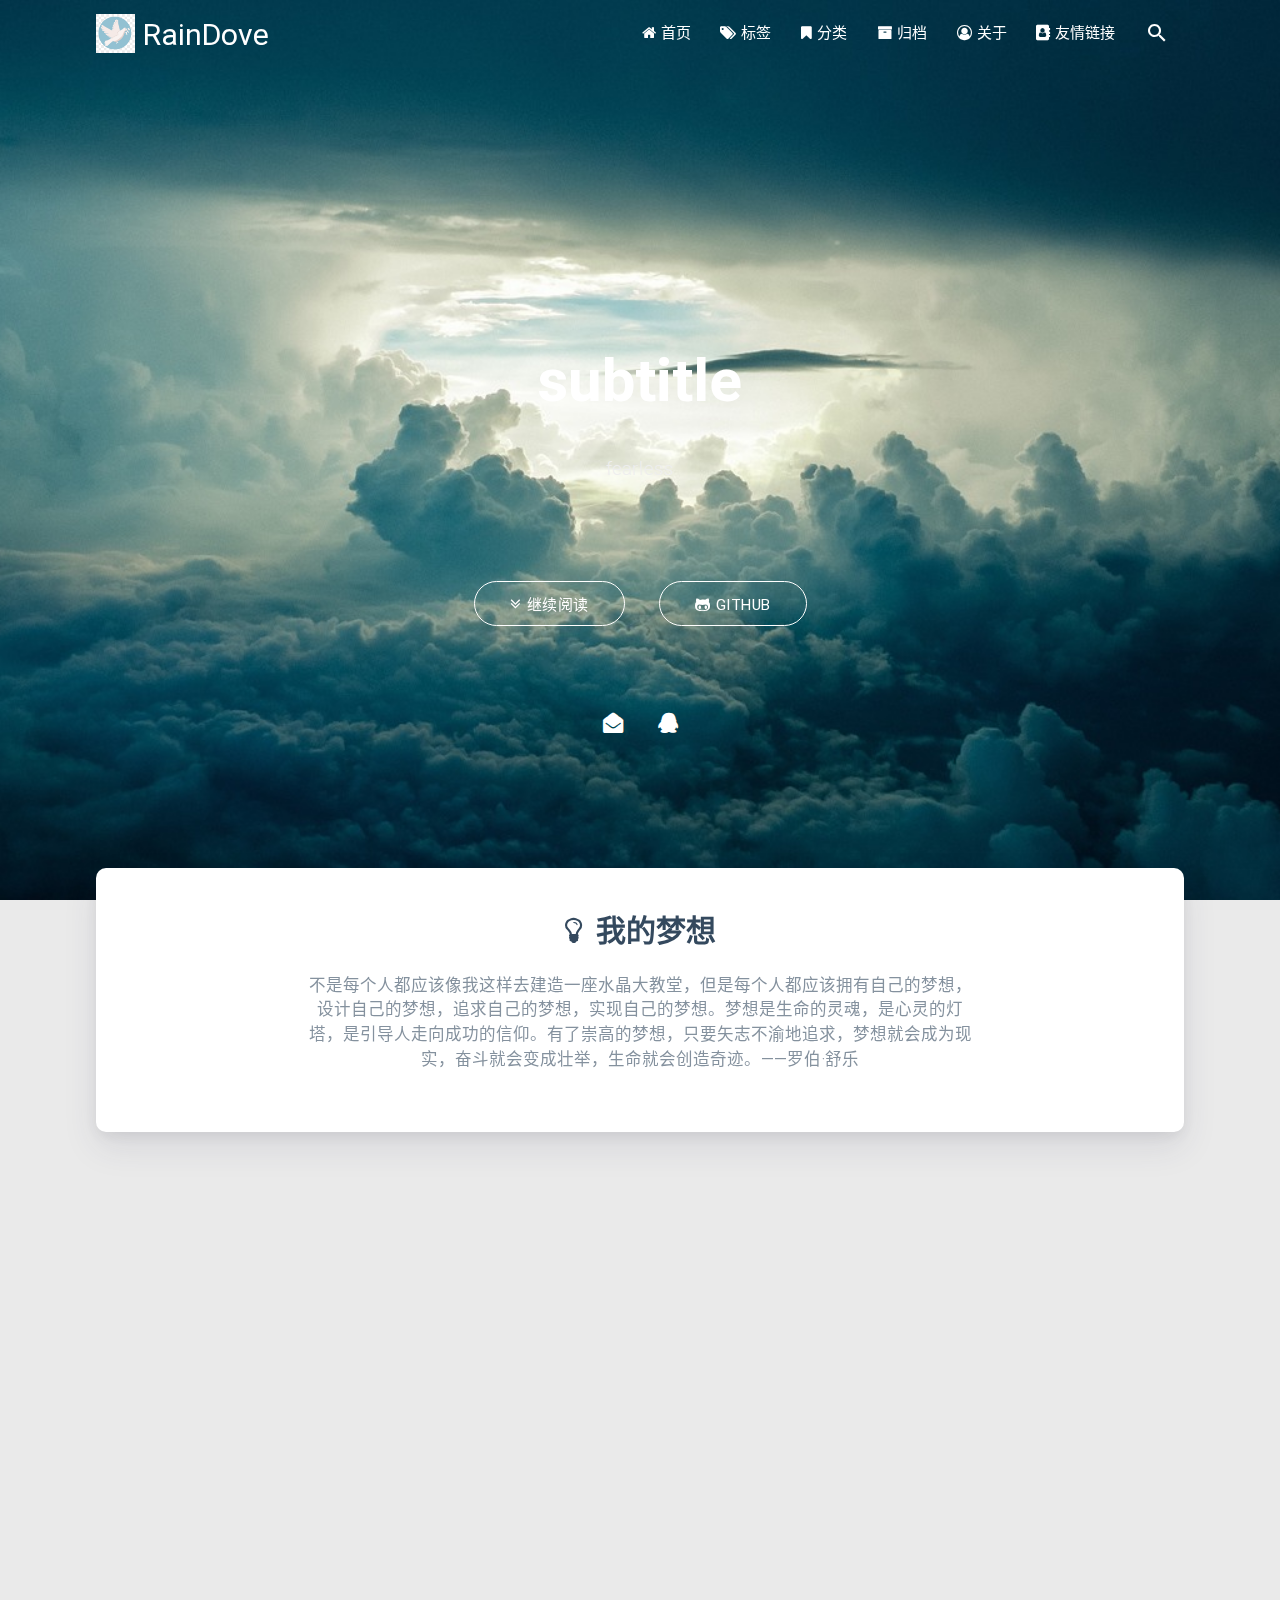
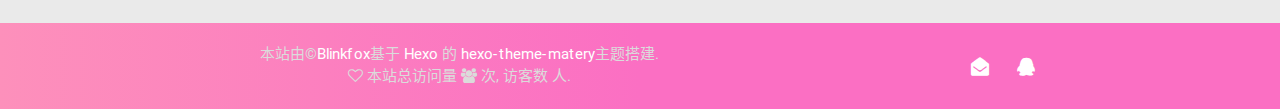
<file: index.html>
<!DOCTYPE HTML>
<html lang="zh-CN">


<head>
    <meta charset="utf-8">
    <meta name="keywords" content="RainDove">
    <meta name="description" content="RainDove">
    <meta http-equiv="X-UA-Compatible" content="IE=edge">
    <meta name="viewport" content="width=device-width, initial-scale=1.0">
    <meta name="renderer" content="webkit|ie-stand|ie-comp">
    <meta name="mobile-web-app-capable" content="yes">
    <meta name="format-detection" content="telephone=no">
    <meta name="apple-mobile-web-app-capable" content="yes">
    <meta name="apple-mobile-web-app-status-bar-style" content="black-translucent">
    <title>RainDove</title>
    <link rel="icon" type="image/png" href="/favicon.png">

    <link rel="stylesheet" type="text/css" href="/libs/awesome/css/font-awesome.min.css">
    <link rel="stylesheet" type="text/css" href="/libs/materialize/css/materialize.min.css">
    <link rel="stylesheet" type="text/css" href="/libs/aos/aos.css">
    <link rel="stylesheet" type="text/css" href="/libs/animate/animate.min.css">
    <link rel="stylesheet" type="text/css" href="/libs/lightGallery/css/lightgallery.min.css">
    <link rel="stylesheet" type="text/css" href="/css/matery.css">
    <link rel="stylesheet" type="text/css" href="/css/my.css">
    <style type="text/css">
        
    </style>

    <script src="/libs/jquery/jquery-2.2.0.min.js"></script>
<meta name="generator" content="Hexo 7.1.1"></head>


<body>

<header class="navbar-fixed">
    <nav id="headNav" class="bg-color nav-transparent">
        <div id="navContainer" class="container">
            <div class="nav-wrapper">
                <div class="brand-logo">
                    <a href="/" class="waves-effect waves-light">
                        
                        <img src="/medias/logo.png" class="logo-img hide-on-small-only">
                        
                        <span class="logo-span">RainDove</span>
                    </a>
                </div>
                

<a href="#" data-activates="mobile-nav" class="button-collapse"><i class="fa fa-navicon"></i></a>
<ul class="right">
    
    <li class="hide-on-med-and-down">
        <a href="/" class="waves-effect waves-light">
            
            <i class="fa fa-home"></i>
            
            <span>首页</span>
        </a>
    </li>
    
    <li class="hide-on-med-and-down">
        <a href="/tags" class="waves-effect waves-light">
            
            <i class="fa fa-tags"></i>
            
            <span>标签</span>
        </a>
    </li>
    
    <li class="hide-on-med-and-down">
        <a href="/categories" class="waves-effect waves-light">
            
            <i class="fa fa-bookmark"></i>
            
            <span>分类</span>
        </a>
    </li>
    
    <li class="hide-on-med-and-down">
        <a href="/archives" class="waves-effect waves-light">
            
            <i class="fa fa-archive"></i>
            
            <span>归档</span>
        </a>
    </li>
    
    <li class="hide-on-med-and-down">
        <a href="/about" class="waves-effect waves-light">
            
            <i class="fa fa-user-circle-o"></i>
            
            <span>关于</span>
        </a>
    </li>
    
    <li class="hide-on-med-and-down">
        <a href="/friends" class="waves-effect waves-light">
            
            <i class="fa fa-address-book"></i>
            
            <span>友情链接</span>
        </a>
    </li>
    
    <li>
        <a id="toggleSearch" class="waves-effect waves-light">
            <i id="searchIcon" class="mdi-action-search" title="搜索"></i>
        </a>
    </li>

</ul>

<div class="side-nav" id="mobile-nav">

    <div class="mobile-head bg-color">
        
        <img src="/medias/logo.png" class="logo-img circle responsive-img">
        
        <div class="logo-name">RainDove</div>
        <div class="logo-desc">
            
            fearless
            
        </div>
    </div>

    

    <ul class="menu-list mobile-menu-list">
        
        <li>
            <a href="/" class="waves-effect waves-light">
                
                <i class="fa fa-fw fa-home"></i>
                
                首页
            </a>
        </li>
        
        <li>
            <a href="/tags" class="waves-effect waves-light">
                
                <i class="fa fa-fw fa-tags"></i>
                
                标签
            </a>
        </li>
        
        <li>
            <a href="/categories" class="waves-effect waves-light">
                
                <i class="fa fa-fw fa-bookmark"></i>
                
                分类
            </a>
        </li>
        
        <li>
            <a href="/archives" class="waves-effect waves-light">
                
                <i class="fa fa-fw fa-archive"></i>
                
                归档
            </a>
        </li>
        
        <li>
            <a href="/about" class="waves-effect waves-light">
                
                <i class="fa fa-fw fa-user-circle-o"></i>
                
                关于
            </a>
        </li>
        
        <li>
            <a href="/friends" class="waves-effect waves-light">
                
                <i class="fa fa-fw fa-address-book"></i>
                
                友情链接
            </a>
        </li>
        
        
        <li><div class="divider"></div></li>
        <li>
            <a href="https://github.com/blinkfox/hexo-theme-matery" class="waves-effect waves-light" target="_blank">
                <i class="fa fa-github-square fa-fw"></i>Fork Me
            </a>
        </li>
        
    </ul>

    <div class="social-link">


    <a href="mailto:xxx@xx.xx" class="tooltipped" target="_blank" data-tooltip="邮件联系我" data-position="top" data-delay="50">
        <i class="fa fa-envelope-open"></i>
    </a>



    <a href="tencent://AddContact/?fromId=50&fromSubId=1&subcmd=all&uin=123123123" class="tooltipped" data-tooltip="QQ联系我: 123123123" data-position="top" data-delay="50">
        <i class="fa fa-qq"></i>
    </a>


</div>
</div>

            </div>
        </div>

        
        <style>
    .nav-transparent .github-corner {
        display: none !important;
    }

    .github-corner {
        position: absolute;
        z-index: 10;
        top: 0;
        right: 0;
        border: 0;
        transform: scale(1.1);
    }

    .github-corner svg {
        color: #0f9d58;
        fill: #fff;
        height: 64px;
        width: 64px;
    }

    .github-corner:hover .octo-arm {
        animation: a 0.56s ease-in-out;
    }

    .github-corner .octo-arm {
        animation: none;
    }

    @keyframes a {
        0%,
        to {
            transform: rotate(0);
        }
        20%,
        60% {
            transform: rotate(-25deg);
        }
        40%,
        80% {
            transform: rotate(10deg);
        }
    }
</style>

<a href="https://github.com/blinkfox/hexo-theme-matery" class="github-corner tooltipped hide-on-med-and-down" target="_blank"
   data-tooltip="Fork Me" data-position="left" data-delay="50">
    <svg viewBox="0 0 250 250" aria-hidden="true">
        <path d="M0,0 L115,115 L130,115 L142,142 L250,250 L250,0 Z"></path>
        <path d="M128.3,109.0 C113.8,99.7 119.0,89.6 119.0,89.6 C122.0,82.7 120.5,78.6 120.5,78.6 C119.2,72.0 123.4,76.3 123.4,76.3 C127.3,80.9 125.5,87.3 125.5,87.3 C122.9,97.6 130.6,101.9 134.4,103.2"
              fill="currentColor" style="transform-origin: 130px 106px;" class="octo-arm"></path>
        <path d="M115.0,115.0 C114.9,115.1 118.7,116.5 119.8,115.4 L133.7,101.6 C136.9,99.2 139.9,98.4 142.2,98.6 C133.8,88.0 127.5,74.4 143.8,58.0 C148.5,53.4 154.0,51.2 159.7,51.0 C160.3,49.4 163.2,43.6 171.4,40.1 C171.4,40.1 176.1,42.5 178.8,56.2 C183.1,58.6 187.2,61.8 190.9,65.4 C194.5,69.0 197.7,73.2 200.1,77.6 C213.8,80.2 216.3,84.9 216.3,84.9 C212.7,93.1 206.9,96.0 205.4,96.6 C205.1,102.4 203.0,107.8 198.3,112.5 C181.9,128.9 168.3,122.5 157.7,114.1 C157.9,116.9 156.7,120.9 152.7,124.9 L141.0,136.5 C139.8,137.7 141.6,141.9 141.8,141.8 Z"
              fill="currentColor" class="octo-body"></path>
    </svg>
</a>
        
    </nav>
</header>

<style type="text/css">
    /* don't remove. */
    .index-cover {
        height: 100vh;
    }
</style>

<div class="bg-cover index-cover about-cover" style="background-image: url('/medias/cover.jpg')">
    <div class="container">
        <div class="row">
            <div class="col s10 offset-s1 m8 offset-m2 l8 offset-l2">
                <div class="brand">
                    <div class="title center-align">
                    
                        subtitle
                    
                    </div>

                    <div class="description center-align">
                    
                        fearless
                    
                    </div>
                </div>
            </div>
        </div>
        
        <div class="cover-btns">
            <a href="#recommend-sections" class="waves-effect waves-light btn">
                <i class="fa fa-angle-double-down"></i>继续阅读
            </a>

            
            <a href="https://github.com/blinkfox/hexo-theme-matery" class="waves-effect waves-light btn" target="_blank">
                <i class="fa fa-github-alt"></i>Github
            </a>
            
        </div>
        <div class="cover-social-link">


    <a href="mailto:xxx@xx.xx" class="tooltipped" target="_blank" data-tooltip="邮件联系我" data-position="top" data-delay="50">
        <i class="fa fa-envelope-open"></i>
    </a>



    <a href="tencent://AddContact/?fromId=50&fromSubId=1&subcmd=all&uin=123123123" class="tooltipped" data-tooltip="QQ联系我: 123123123" data-position="top" data-delay="50">
        <i class="fa fa-qq"></i>
    </a>


</div>
        
    </div>
</div>

<script>
// Dynamically switch banner pictures every day.
$('.bg-cover').css('background-image', 'url(/medias/banner/' + new Date().getDay() + '.jpg)');
</script>

<main class="content">

    
    <div class="index-card">
        <div class="container ">
            <div class="card">
                <div class="card-content">
                    
                        <div class="dream">
    
    <div class="title center-align">
        <i class="fa fa-lightbulb-o"></i>&nbsp;&nbsp;我的梦想
    </div>
    
    <div class="row">
        <div class="col l8 offset-l2 m10 offset-m1 s10 offset-s1 center-align text">
            不是每个人都应该像我这样去建造一座水晶大教堂，但是每个人都应该拥有自己的梦想，设计自己的梦想，追求自己的梦想，实现自己的梦想。梦想是生命的灵魂，是心灵的灯塔，是引导人走向成功的信仰。有了崇高的梦想，只要矢志不渝地追求，梦想就会成为现实，奋斗就会变成壮举，生命就会创造奇迹。——罗伯·舒乐
        </div>
    </div>
</div>
                    

                    

                    

                    <div id="recommend-sections" class="recommend">
                        



                    </div>
                </div>
            </div>
        </div>
    </div>
    

    

    <!-- 所有文章卡片 -->
    <article id="articles" class="container articles">
        <div class="row article-row">
            
            <div class="article col s12 m6 l4" data-aos="zoom-in">
                <div class="card">
                    <a href="/2024/03/17/hello-world/">
                        <div class="card-image">
                            
                            
                            <img src="/medias/featureimages/12.jpg" class="responsive-img" alt="Hello World">
                            
                            <span class="card-title">Hello World</span>
                        </div>
                    </a>

                    <div class="card-content article-content">
                        <div class="summary">
                            
                                Welcome to Hexo! This is your very first post. Check documentation for
                            
                        </div>
                        <div class="publish-info">
                            <span class="publish-date">
                                <i class="fa fa-clock-o fa-fw icon-date"></i>2024-03-17
                            </span>
                            <span class="publish-author">
                                
                                <i class="fa fa-user fa-fw"></i>
                                歌歌
                                
                            </span>
                        </div>
                    </div>

                    
                </div>
            </div>
            
            <div class="article col s12 m6 l4" data-aos="zoom-in">
                <div class="card">
                    <a href="/2024/02/29/just-for-test/">
                        <div class="card-image">
                            
                            
                            <img src="/medias/featureimages/21.jpg" class="responsive-img" alt="just for test">
                            
                            <span class="card-title">just for test</span>
                        </div>
                    </a>

                    <div class="card-content article-content">
                        <div class="summary">
                            
                                just for test!!今天是我第一次在这里发博客！！好激动！
                            
                        </div>
                        <div class="publish-info">
                            <span class="publish-date">
                                <i class="fa fa-clock-o fa-fw icon-date"></i>2024-02-29
                            </span>
                            <span class="publish-author">
                                
                                <i class="fa fa-user fa-fw"></i>
                                歌歌
                                
                            </span>
                        </div>
                    </div>

                    
                    <div class="card-action article-tags">
                        
                        <a href="/tags/hexo/" target="_blank">
                            <span class="chip bg-color">hexo</span>
                        </a>
                        
                    </div>
                    
                </div>
            </div>
            
        </div>
    </article>

</main>



<footer class="page-footer bg-color">
    <div class="container row center-align">
        <div class="col s12 m8 l8 copy-right">
            本站由&copy;<a href="https://blinkfox.github.io/" target="_blank">Blinkfox</a>基于
            <a href="https://hexo.io/" target="_blank">Hexo</a> 的
            <a href="https://github.com/blinkfox/hexo-theme-matery" target="_blank">hexo-theme-matery</a>主题搭建.

            

            
			
                <br>
                
                <span id="busuanzi_container_site_pv">
                    <i class="fa fa-heart-o"></i>
                    本站总访问量 <span id="busuanzi_value_site_pv" class="white-color"></span>
                </span>
                
                
                <span id="busuanzi_container_site_uv">
                    <i class="fa fa-users"></i>
                    次,&nbsp;访客数 <span id="busuanzi_value_site_uv" class="white-color"></span> 人.
                </span>
                
            
        </div>
        <div class="col s12 m4 l4 social-link social-statis">


    <a href="mailto:xxx@xx.xx" class="tooltipped" target="_blank" data-tooltip="邮件联系我" data-position="top" data-delay="50">
        <i class="fa fa-envelope-open"></i>
    </a>



    <a href="tencent://AddContact/?fromId=50&fromSubId=1&subcmd=all&uin=123123123" class="tooltipped" data-tooltip="QQ联系我: 123123123" data-position="top" data-delay="50">
        <i class="fa fa-qq"></i>
    </a>


</div>
    </div>
</footer>

<div class="progress-bar"></div>


<!-- 搜索遮罩框 -->
<div id="searchModal" class="modal">
    <div class="modal-content">
        <div class="search-header">
            <span class="title"><i class="fa fa-search"></i>&nbsp;&nbsp;搜索</span>
            <input type="search" id="searchInput" name="s" placeholder="请输入搜索的关键字"
                   class="search-input" autofocus="">
        </div>
        <div id="searchResult"></div>
    </div>
</div>

<script src="/js/search.js"></script>
<script type="text/javascript">
    searchFunc("/" + "search.xml", 'searchInput', 'searchResult');
</script>
<!-- 回到顶部按钮 -->
<div id="backTop" class="top-scroll">
    <a class="btn-floating btn-large waves-effect waves-light" href="#!">
        <i class="fa fa-angle-up"></i>
    </a>
</div>


<script src="/libs/materialize/js/materialize.min.js"></script>
<script src="/libs/masonry/masonry.pkgd.min.js"></script>
<script src="/libs/aos/aos.js"></script>
<script src="/libs/scrollprogress/scrollProgress.min.js"></script>
<script src="/libs/lightGallery/js/lightgallery-all.min.js"></script>
<script src="/js/matery.js"></script>

<!-- Global site tag (gtag.js) - Google Analytics -->



    <script src="/libs/others/clicklove.js"></script>


    <script async src="/libs/others/busuanzi.pure.mini.js"></script>


<script type="text/javascript">
    var OriginTitile = document.title,
        st;
    document.addEventListener("visibilitychange", function () {
        document.hidden ? (document.title = "写离开页面标题显示的内容", clearTimeout(st)) : (document.title =
            "写进入页面标题显示的内容", st = setTimeout(function () {
                document.title = OriginTitile
            }, 3e3))
    })
</script      

<script src="/live2dw/lib/L2Dwidget.min.js?094cbace49a39548bed64abff5988b05"></script><script>L2Dwidget.init({"log":false,"pluginJsPath":"lib/","pluginModelPath":"assets/","pluginRootPath":"live2dw/","tagMode":false});</script></body>
</html>
</file>
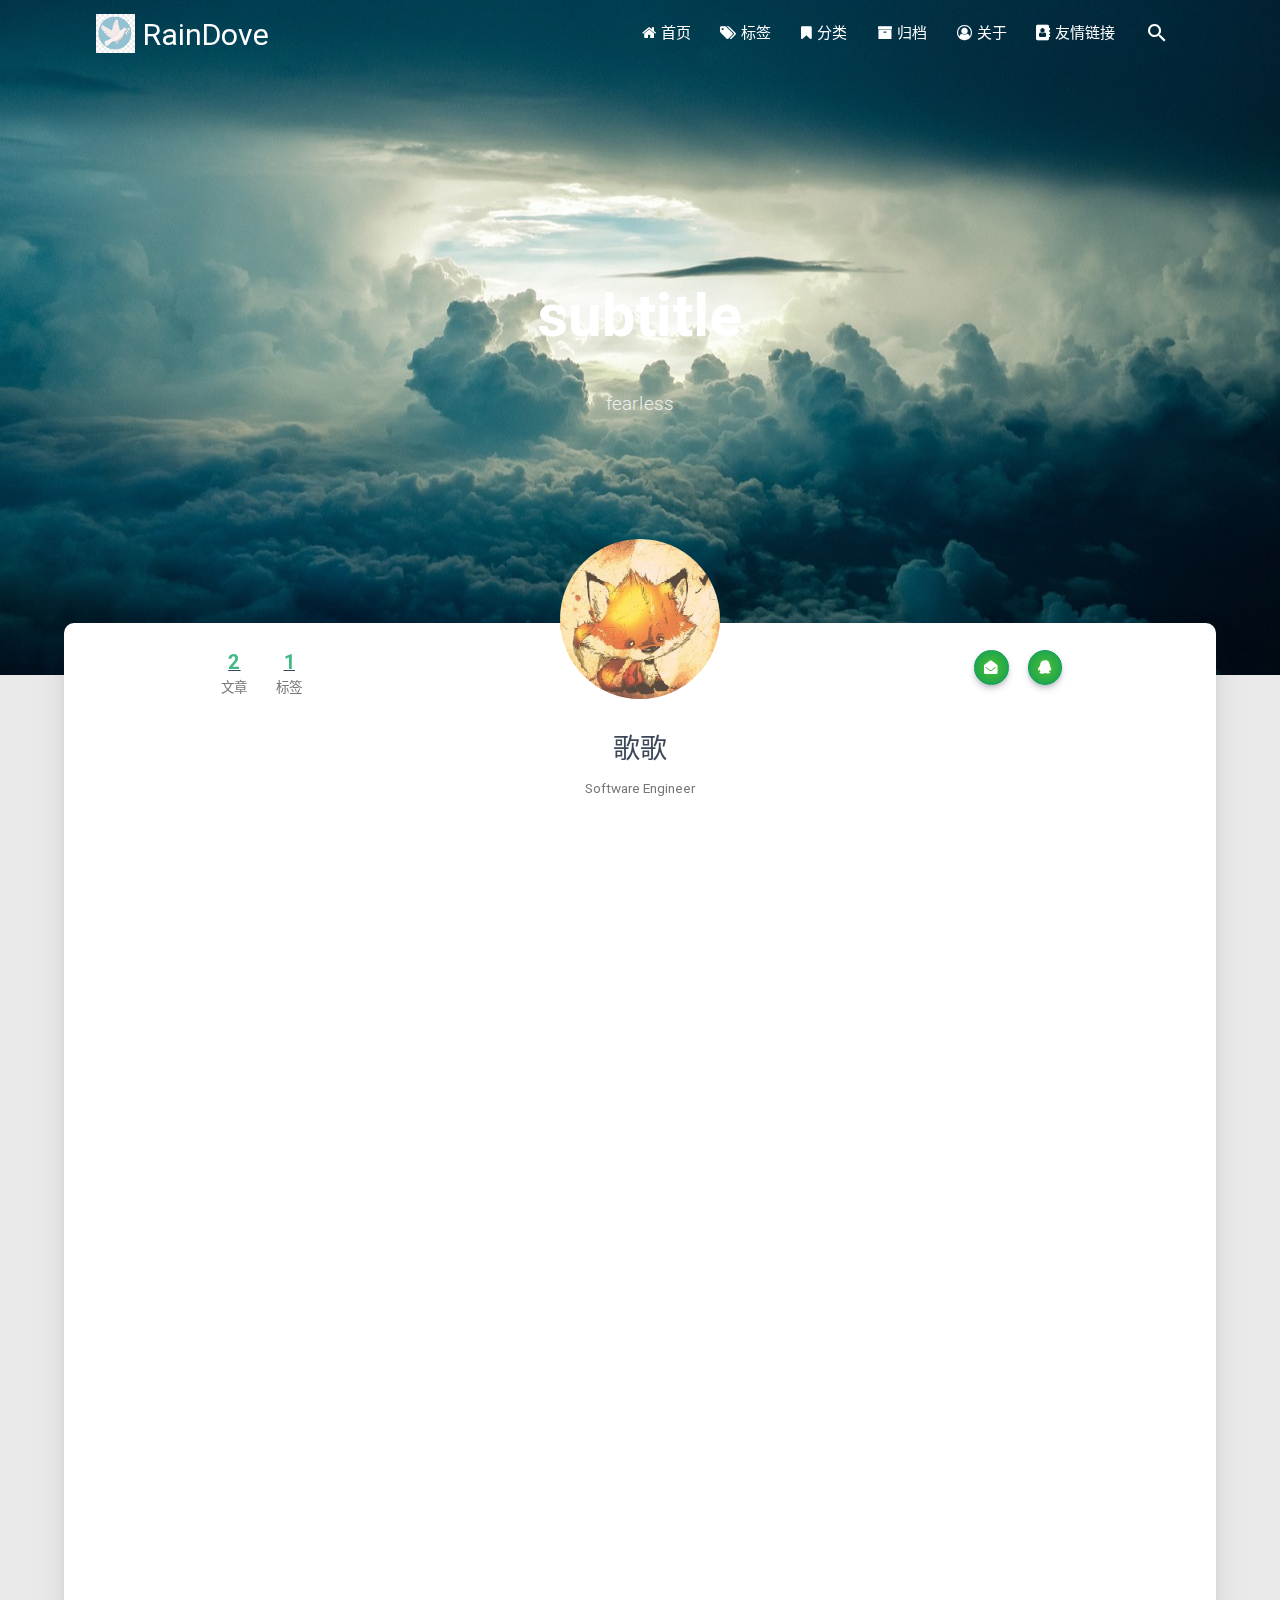
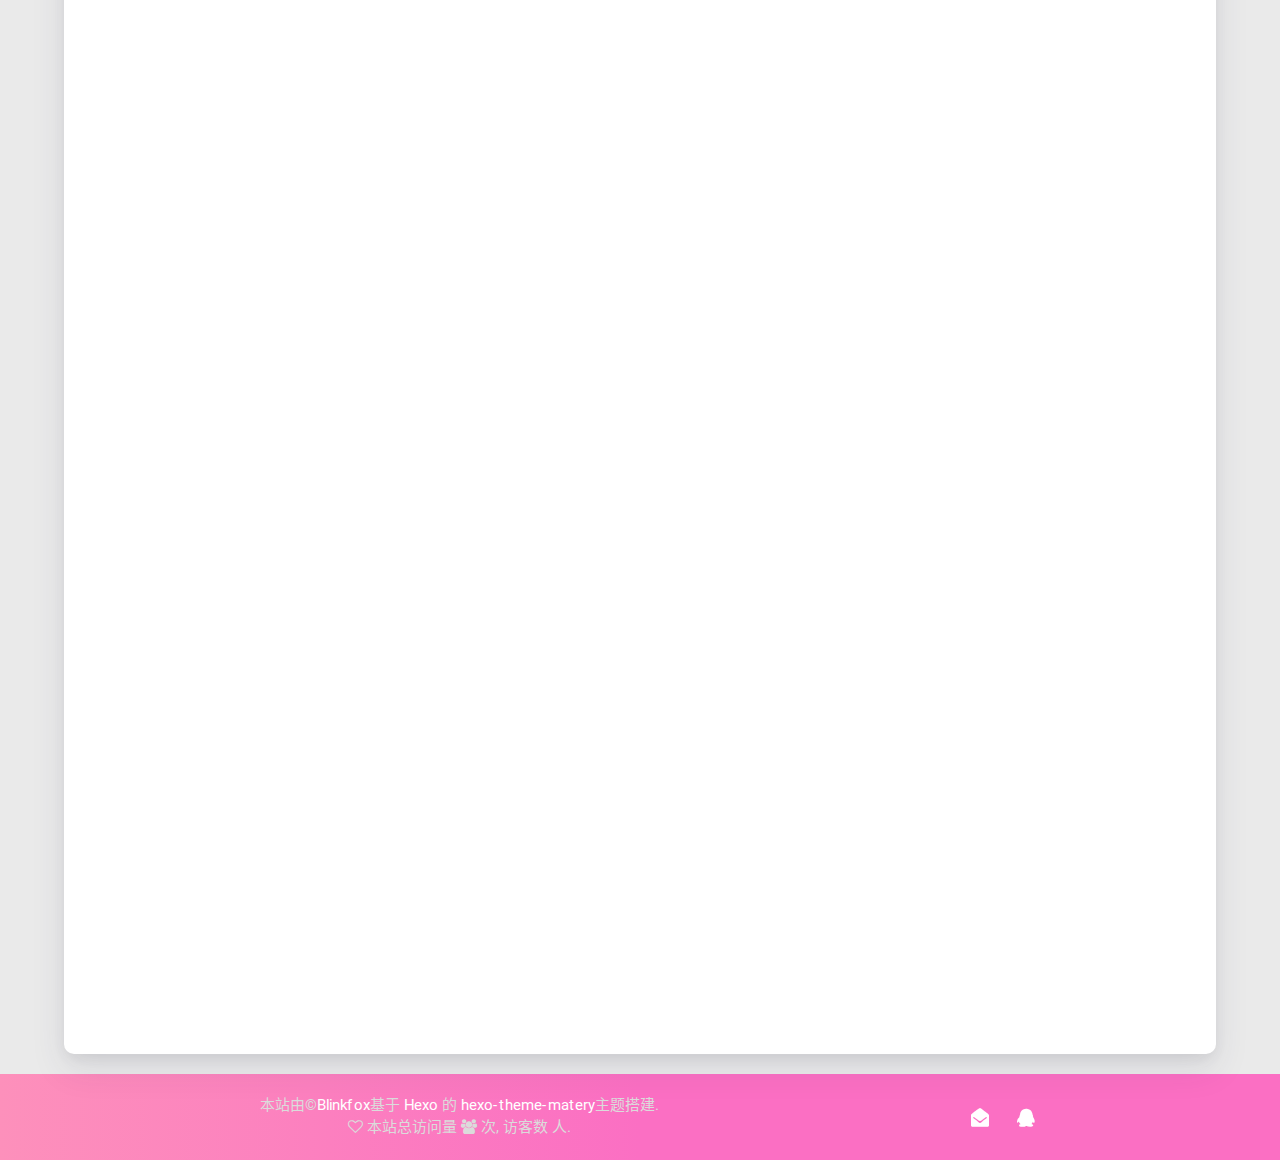
<file: about/index.html>
<!DOCTYPE HTML>
<html lang="zh-CN">


<head>
    <meta charset="utf-8">
    <meta name="keywords" content="关于, RainDove">
    <meta name="description" content="关于 | RainDove">
    <meta http-equiv="X-UA-Compatible" content="IE=edge">
    <meta name="viewport" content="width=device-width, initial-scale=1.0">
    <meta name="renderer" content="webkit|ie-stand|ie-comp">
    <meta name="mobile-web-app-capable" content="yes">
    <meta name="format-detection" content="telephone=no">
    <meta name="apple-mobile-web-app-capable" content="yes">
    <meta name="apple-mobile-web-app-status-bar-style" content="black-translucent">
    <title>关于 | RainDove</title>
    <link rel="icon" type="image/png" href="/favicon.png">

    <link rel="stylesheet" type="text/css" href="/libs/awesome/css/font-awesome.min.css">
    <link rel="stylesheet" type="text/css" href="/libs/materialize/css/materialize.min.css">
    <link rel="stylesheet" type="text/css" href="/libs/aos/aos.css">
    <link rel="stylesheet" type="text/css" href="/libs/animate/animate.min.css">
    <link rel="stylesheet" type="text/css" href="/libs/lightGallery/css/lightgallery.min.css">
    <link rel="stylesheet" type="text/css" href="/css/matery.css">
    <link rel="stylesheet" type="text/css" href="/css/my.css">
    <style type="text/css">
        
    </style>

    <script src="/libs/jquery/jquery-2.2.0.min.js"></script>
<meta name="generator" content="Hexo 7.1.1"></head>


<body>

<header class="navbar-fixed">
    <nav id="headNav" class="bg-color nav-transparent">
        <div id="navContainer" class="container">
            <div class="nav-wrapper">
                <div class="brand-logo">
                    <a href="/" class="waves-effect waves-light">
                        
                        <img src="/medias/logo.png" class="logo-img hide-on-small-only">
                        
                        <span class="logo-span">RainDove</span>
                    </a>
                </div>
                

<a href="#" data-activates="mobile-nav" class="button-collapse"><i class="fa fa-navicon"></i></a>
<ul class="right">
    
    <li class="hide-on-med-and-down">
        <a href="/" class="waves-effect waves-light">
            
            <i class="fa fa-home"></i>
            
            <span>首页</span>
        </a>
    </li>
    
    <li class="hide-on-med-and-down">
        <a href="/tags" class="waves-effect waves-light">
            
            <i class="fa fa-tags"></i>
            
            <span>标签</span>
        </a>
    </li>
    
    <li class="hide-on-med-and-down">
        <a href="/categories" class="waves-effect waves-light">
            
            <i class="fa fa-bookmark"></i>
            
            <span>分类</span>
        </a>
    </li>
    
    <li class="hide-on-med-and-down">
        <a href="/archives" class="waves-effect waves-light">
            
            <i class="fa fa-archive"></i>
            
            <span>归档</span>
        </a>
    </li>
    
    <li class="hide-on-med-and-down">
        <a href="/about" class="waves-effect waves-light">
            
            <i class="fa fa-user-circle-o"></i>
            
            <span>关于</span>
        </a>
    </li>
    
    <li class="hide-on-med-and-down">
        <a href="/friends" class="waves-effect waves-light">
            
            <i class="fa fa-address-book"></i>
            
            <span>友情链接</span>
        </a>
    </li>
    
    <li>
        <a id="toggleSearch" class="waves-effect waves-light">
            <i id="searchIcon" class="mdi-action-search" title="搜索"></i>
        </a>
    </li>

</ul>

<div class="side-nav" id="mobile-nav">

    <div class="mobile-head bg-color">
        
        <img src="/medias/logo.png" class="logo-img circle responsive-img">
        
        <div class="logo-name">RainDove</div>
        <div class="logo-desc">
            
            fearless
            
        </div>
    </div>

    

    <ul class="menu-list mobile-menu-list">
        
        <li>
            <a href="/" class="waves-effect waves-light">
                
                <i class="fa fa-fw fa-home"></i>
                
                首页
            </a>
        </li>
        
        <li>
            <a href="/tags" class="waves-effect waves-light">
                
                <i class="fa fa-fw fa-tags"></i>
                
                标签
            </a>
        </li>
        
        <li>
            <a href="/categories" class="waves-effect waves-light">
                
                <i class="fa fa-fw fa-bookmark"></i>
                
                分类
            </a>
        </li>
        
        <li>
            <a href="/archives" class="waves-effect waves-light">
                
                <i class="fa fa-fw fa-archive"></i>
                
                归档
            </a>
        </li>
        
        <li>
            <a href="/about" class="waves-effect waves-light">
                
                <i class="fa fa-fw fa-user-circle-o"></i>
                
                关于
            </a>
        </li>
        
        <li>
            <a href="/friends" class="waves-effect waves-light">
                
                <i class="fa fa-fw fa-address-book"></i>
                
                友情链接
            </a>
        </li>
        
        
        <li><div class="divider"></div></li>
        <li>
            <a href="https://github.com/blinkfox/hexo-theme-matery" class="waves-effect waves-light" target="_blank">
                <i class="fa fa-github-square fa-fw"></i>Fork Me
            </a>
        </li>
        
    </ul>

    <div class="social-link">


    <a href="mailto:xxx@xx.xx" class="tooltipped" target="_blank" data-tooltip="邮件联系我" data-position="top" data-delay="50">
        <i class="fa fa-envelope-open"></i>
    </a>



    <a href="tencent://AddContact/?fromId=50&fromSubId=1&subcmd=all&uin=123123123" class="tooltipped" data-tooltip="QQ联系我: 123123123" data-position="top" data-delay="50">
        <i class="fa fa-qq"></i>
    </a>


</div>
</div>

            </div>
        </div>

        
        <style>
    .nav-transparent .github-corner {
        display: none !important;
    }

    .github-corner {
        position: absolute;
        z-index: 10;
        top: 0;
        right: 0;
        border: 0;
        transform: scale(1.1);
    }

    .github-corner svg {
        color: #0f9d58;
        fill: #fff;
        height: 64px;
        width: 64px;
    }

    .github-corner:hover .octo-arm {
        animation: a 0.56s ease-in-out;
    }

    .github-corner .octo-arm {
        animation: none;
    }

    @keyframes a {
        0%,
        to {
            transform: rotate(0);
        }
        20%,
        60% {
            transform: rotate(-25deg);
        }
        40%,
        80% {
            transform: rotate(10deg);
        }
    }
</style>

<a href="https://github.com/blinkfox/hexo-theme-matery" class="github-corner tooltipped hide-on-med-and-down" target="_blank"
   data-tooltip="Fork Me" data-position="left" data-delay="50">
    <svg viewBox="0 0 250 250" aria-hidden="true">
        <path d="M0,0 L115,115 L130,115 L142,142 L250,250 L250,0 Z"></path>
        <path d="M128.3,109.0 C113.8,99.7 119.0,89.6 119.0,89.6 C122.0,82.7 120.5,78.6 120.5,78.6 C119.2,72.0 123.4,76.3 123.4,76.3 C127.3,80.9 125.5,87.3 125.5,87.3 C122.9,97.6 130.6,101.9 134.4,103.2"
              fill="currentColor" style="transform-origin: 130px 106px;" class="octo-arm"></path>
        <path d="M115.0,115.0 C114.9,115.1 118.7,116.5 119.8,115.4 L133.7,101.6 C136.9,99.2 139.9,98.4 142.2,98.6 C133.8,88.0 127.5,74.4 143.8,58.0 C148.5,53.4 154.0,51.2 159.7,51.0 C160.3,49.4 163.2,43.6 171.4,40.1 C171.4,40.1 176.1,42.5 178.8,56.2 C183.1,58.6 187.2,61.8 190.9,65.4 C194.5,69.0 197.7,73.2 200.1,77.6 C213.8,80.2 216.3,84.9 216.3,84.9 C212.7,93.1 206.9,96.0 205.4,96.6 C205.1,102.4 203.0,107.8 198.3,112.5 C181.9,128.9 168.3,122.5 157.7,114.1 C157.9,116.9 156.7,120.9 152.7,124.9 L141.0,136.5 C139.8,137.7 141.6,141.9 141.8,141.8 Z"
              fill="currentColor" class="octo-body"></path>
    </svg>
</a>
        
    </nav>
</header>

<style type="text/css">
    /* don't remove. */
    .about-cover {
        height: 75vh;
    }
</style>

<div class="bg-cover  about-cover" style="background-image: url('/medias/cover.jpg')">
    <div class="container">
        <div class="row">
            <div class="col s10 offset-s1 m8 offset-m2 l8 offset-l2">
                <div class="brand">
                    <div class="title center-align">
                    
                        subtitle
                    
                    </div>

                    <div class="description center-align">
                    
                        fearless
                    
                    </div>
                </div>
            </div>
        </div>
        
    </div>
</div>

<script>
// Dynamically switch banner pictures every day.
$('.bg-cover').css('background-image', 'url(/medias/banner/' + new Date().getDay() + '.jpg)');
</script>

<main class="content">

    <div id="aboutme" class="container about-container">
        <div class="card">
            <div class="card-content">
                <div class="row">
                    <div class="post-statis col l4 hide-on-med-and-down" data-aos="zoom-in-right">
                        
<div class="statis">
    <span class="count"><a href="/" target="_blank">2</a></span>
    <span class="name">文章</span>
</div>





<div class="statis">
    <span class="count"><a href="/tags" target="_blank">1</a></span>
    <span class="name">标签</span>
</div>

                    </div>
                    <div class="col s12 m12 l4">
                        <div class="profile center-align">
                            <div class="avatar">
                                <img src="/medias/avatar.jpg" alt="歌歌"
                                     class="circle responsive-img avatar-img">
                            </div>
                            <div class="author">
                                <div class="post-statis hide-on-large-only" data-aos="zoom-in-right">
                                    
<div class="statis">
    <span class="count"><a href="/" target="_blank">2</a></span>
    <span class="name">文章</span>
</div>





<div class="statis">
    <span class="count"><a href="/tags" target="_blank">1</a></span>
    <span class="name">标签</span>
</div>

                                </div>
                                <div class="title">歌歌</div>
                                <div class="career">Software Engineer</div>
                                <div class="social-link hide-on-large-only" data-aos="zoom-in-left">
                                    


    <a href="mailto:xxx@xx.xx" class="tooltipped" target="_blank" data-tooltip="邮件联系我" data-position="top" data-delay="50">
        <i class="fa fa-envelope-open"></i>
    </a>



    <a href="tencent://AddContact/?fromId=50&fromSubId=1&subcmd=all&uin=123123123" class="tooltipped" data-tooltip="QQ联系我: 123123123" data-position="top" data-delay="50">
        <i class="fa fa-qq"></i>
    </a>



                                </div>
                            </div>
                        </div>
                    </div>
                    <div class="col l4 hide-on-med-and-down" data-aos="zoom-in-left">
                        <div class="social-link">
                            


    <a href="mailto:xxx@xx.xx" class="tooltipped" target="_blank" data-tooltip="邮件联系我" data-position="top" data-delay="50">
        <i class="fa fa-envelope-open"></i>
    </a>



    <a href="tencent://AddContact/?fromId=50&fromSubId=1&subcmd=all&uin=123123123" class="tooltipped" data-tooltip="QQ联系我: 123123123" data-position="top" data-delay="50">
        <i class="fa fa-qq"></i>
    </a>



                        </div>
                    </div>
                </div>

                <div class="introduction center-align" data-aos="fade-up">If you wish to succeed, you should use persistence as your good friend, experience as your reference, prudence as your brother and hope as your sentry.</div>

                <style type="text/css">
    #posts-chart,
    #categories-chart,
    #tags-chart {
        width: 100%;
        height: 300px;
        margin: 0.5rem auto;
        padding: 0.5rem;
    }
</style>

<div id="postCharts" class="post-charts">
    <div class="title center-align" data-aos="zoom-in-up">
        <i class="fa fa-bar-chart"></i>&nbsp;&nbsp;文章统计图
    </div>
    <div class="row">
        <div class="chart col s12 m6 l4" data-aos="zoom-in-up">
            <div id="posts-chart"></div>
        </div>

        <div class="chart col s12 m6 l4" data-aos="zoom-in-up">
            <div id="categories-chart"></div>
        </div>

        <div class="chart col s12 m6 l4" data-aos="zoom-in-up">
            <div id="tags-chart"></div>
        </div>
    </div>
</div>

<script type="text/javascript" src="/libs/echarts/echarts.min.js"></script>
<script>
    let postsChart = echarts.init(document.getElementById('posts-chart'));
    let categoriesChart = echarts.init(document.getElementById('categories-chart'));
    let tagsChart = echarts.init(document.getElementById('tags-chart'));

    

    let postsOption = {
        title: {
            text: '文章发布统计图',
            top: -5,
            x: 'center'
        },
        tooltip: {
            trigger: 'axis'
        },
        xAxis: {
            type: 'category',
            data: ["2023-03","2023-04","2023-05","2023-06","2023-07","2023-08","2023-09","2023-10","2023-11","2023-12","2024-01","2024-02","2024-03"]
        },
        yAxis: {
            type: 'value',
        },
        series: [
            {
                name: '文章篇数',
                type: 'line',
                color: ['#6772e5'],
                data: [0,0,0,0,0,0,0,0,0,0,0,1,1],
                markPoint: {
                    symbolSize: 45,
                    color: ['#fa755a','#3ecf8e','#82d3f4'],
                    data: [{
                        type: 'max',
                        itemStyle: {color: ['#3ecf8e']},
                        name: '最大值'
                    }, {
                        type: 'min',
                        itemStyle: {color: ['#fa755a']},
                        name: '最小值'
                    }]
                },
                markLine: {
                    itemStyle: {color: ['#ab47bc']},
                    data: [
                        {type: 'average', name: '平均值'}
                    ]
                }
            }
        ]
    };

    

    let categoriesOption = {
        title: {
            text: '文章分类统计图',
            top: -4,
            x: 'center'
        },
        tooltip: {
            trigger: 'item',
            formatter: "{a} <br/>{b} : {c} ({d}%)"
        },
        series: [
            {
                name: '分类',
                type: 'pie',
                radius: '50%',
                color: ['#6772e5', '#ff9e0f', '#fa755a', '#3ecf8e', '#82d3f4', '#ab47bc', '#525f7f', '#f51c47', '#26A69A'],
                data: [],
                itemStyle: {
                    emphasis: {
                        shadowBlur: 10,
                        shadowOffsetX: 0,
                        shadowColor: 'rgba(0, 0, 0, 0.5)'
                    }
                }
            }
        ]
    };

    

    let tagsOption = {
        title: {
            text: 'TOP10 标签统计图',
            top: -5,
            x: 'center'
        },
        tooltip: {},
        xAxis: [
            {
                type: 'category',
                data: ["hexo"]
            }
        ],
        yAxis: [
            {
                type: 'value'
            }
        ],
        series: [
            {
                type: 'bar',
                color: ['#82d3f4'],
                barWidth : 18,
                data: [1],
                markPoint: {
                    symbolSize: 45,
                    data: [{
                        type: 'max',
                        itemStyle: {color: ['#3ecf8e']},
                        name: '最大值'
                    }, {
                        type: 'min',
                        itemStyle: {color: ['#fa755a']},
                        name: '最小值'
                    }],
                },
                markLine: {
                    itemStyle: {color: ['#ab47bc']},
                    data: [
                        {type: 'average', name: '平均值'}
                    ]
                }
            }
        ]
    };

    // render the charts
    postsChart.setOption(postsOption);
    categoriesChart.setOption(categoriesOption);
    tagsChart.setOption(tagsOption);
</script>

                
                
<div class="my-projects">
    <div class="title center-align" data-aos="zoom-in-up">
        <i class="fa fa-gift"></i>&nbsp;&nbsp;我的项目
    </div>
    <div class="row">
        
        
        <div class="col s12 m6 l4" data-aos="fade-up">
            <div class="info center-align">
                <a href="http://github.com/blinkfox/hexo-theme-matery" class="icon"
                   style="background: linear-gradient(to bottom right, #66BB6A 0%, #81C784 100%)" target="_blank">
                    <i class="fa fa-meetup"></i>
                </a>
                <div class="info-title">
                    <a href="http://github.com/blinkfox/hexo-theme-matery" target="_blank">hexo-theme-matery</a>
                </div>
                <div class="info-desc">This is a Hexo blog theme with 'Material Design' and responsive design.</div>
            </div>
        </div>
        
        <div class="col s12 m6 l4" data-aos="fade-up">
            <div class="info center-align">
                <a href="https://github.com/blinkfox/zealot" class="icon"
                   style="background: linear-gradient(to bottom right, #F06292 0%, #EF5350 100%)" target="_blank">
                    <i class="fa fa-database"></i>
                </a>
                <div class="info-title">
                    <a href="https://github.com/blinkfox/zealot" target="_blank">zealt</a>
                </div>
                <div class="info-desc">一个轻量级的SQL和参数动态生成工具库</div>
            </div>
        </div>
        
        <div class="col s12 m6 l4" data-aos="fade-up">
            <div class="info center-align">
                <a href="https://github.com/blinkfox/typora-vue-theme" class="icon"
                   style="background: linear-gradient(to bottom right, #29B6F6 0%, #1E88E5 100%)" target="_blank">
                    <i class="fa fa-file-text-o"></i>
                </a>
                <div class="info-title">
                    <a href="https://github.com/blinkfox/typora-vue-theme" target="_blank">typora-vue-theme</a>
                </div>
                <div class="info-desc">This is a typora theme inspired by Vue document style.</div>
            </div>
        </div>
        
        
    </div>
</div>
                

                
                
<div class="my-skills">
    <div class="title center-align" data-aos="zoom-in-up">
        <i class="fa fa-wrench"></i>&nbsp;&nbsp;我的技能
    </div>
    <div class="row">
        
        
        
        <div class="col s12 m6 l6" data-aos="fade-up">
            <div class="skillbar">
                <div class="skillbar-title"
                     style="background: linear-gradient(to right, #FF0066 0%, #FF00CC 100%); width: 85%">
                    <span>Java</span>
                </div>
                <div class="skill-bar-percent">85%</div>
            </div>
        </div>
        
        
        <div class="col s12 m6 l6" data-aos="fade-up">
            <div class="skillbar">
                <div class="skillbar-title"
                     style="background: linear-gradient(to right, #9900FF 0%, #CC66FF 100%); width: 80%">
                    <span>JavaScript</span>
                </div>
                <div class="skill-bar-percent">80%</div>
            </div>
        </div>
        
        
        <div class="col s12 m6 l6" data-aos="fade-up">
            <div class="skillbar">
                <div class="skillbar-title"
                     style="background: linear-gradient(to right, #2196F3 0%, #42A5F5 100%); width: 80%">
                    <span>HTML5</span>
                </div>
                <div class="skill-bar-percent">80%</div>
            </div>
        </div>
        
        
        <div class="col s12 m6 l6" data-aos="fade-up">
            <div class="skillbar">
                <div class="skillbar-title"
                     style="background: linear-gradient(to right, #00BCD4 0%, #80DEEA 100%); width: 70%">
                    <span>CSS</span>
                </div>
                <div class="skill-bar-percent">70%</div>
            </div>
        </div>
        
        
        <div class="col s12 m6 l6" data-aos="fade-up">
            <div class="skillbar">
                <div class="skillbar-title"
                     style="background: linear-gradient(to right, #4CAF50 0%, #81C784 100%); width: 90%">
                    <span>SQL</span>
                </div>
                <div class="skill-bar-percent">90%</div>
            </div>
        </div>
        
        
        <div class="col s12 m6 l6" data-aos="fade-up">
            <div class="skillbar">
                <div class="skillbar-title"
                     style="background: linear-gradient(to right, #FFEB3B 0%, #FFF176 100%); width: 75%">
                    <span>程序设计</span>
                </div>
                <div class="skill-bar-percent">75%</div>
            </div>
        </div>
        
        
    </div>

    

    
    <div class="other-skills chip-container" data-aos="zoom-in-up">
        <div class="sub-title center-align"><i class="fa fa-book"></i>&nbsp;&nbsp;其他技能</div>
        <div class="tag-chips center-align">
            
            
            <a href="/tags/hexo/" target="_blank">
                <span class="chip center-align waves-effect waves-light chip-default">hexo</span>
            </a>
            
            
        </div>
    </div>
    

</div>
                

                
                
<div id="myGallery" class="my-gallery">
    <div class="title center-align" data-aos="zoom-in-up">
        <i class="fa fa-photo"></i>&nbsp;&nbsp;相册
    </div>
    <div class="row">
        
        
        <div class="photo col s12 m6 l4" data-aos="fade-up">
            <div class="img-item" data-src="/medias/featureimages/0.jpg">
                <img src="/medias/featureimages/0.jpg" class="responsive-img">
            </div>
        </div>
        
        <div class="photo col s12 m6 l4" data-aos="fade-up">
            <div class="img-item" data-src="/medias/featureimages/1.jpg">
                <img src="/medias/featureimages/1.jpg" class="responsive-img">
            </div>
        </div>
        
        <div class="photo col s12 m6 l4" data-aos="fade-up">
            <div class="img-item" data-src="/medias/featureimages/2.jpg">
                <img src="/medias/featureimages/2.jpg" class="responsive-img">
            </div>
        </div>
        
        
    </div>
</div>

<script>
    $(function () {
        let animateClass = 'animated pulse';
        $('#myGallery .photo').hover(function () {
            $(this).addClass(animateClass);
        }, function () {
            $(this).removeClass(animateClass);
        });
    });
</script>
                

            </div>
        </div>
    </div>
</main>
<footer class="page-footer bg-color">
    <div class="container row center-align">
        <div class="col s12 m8 l8 copy-right">
            本站由&copy;<a href="https://blinkfox.github.io/" target="_blank">Blinkfox</a>基于
            <a href="https://hexo.io/" target="_blank">Hexo</a> 的
            <a href="https://github.com/blinkfox/hexo-theme-matery" target="_blank">hexo-theme-matery</a>主题搭建.

            

            
			
                <br>
                
                <span id="busuanzi_container_site_pv">
                    <i class="fa fa-heart-o"></i>
                    本站总访问量 <span id="busuanzi_value_site_pv" class="white-color"></span>
                </span>
                
                
                <span id="busuanzi_container_site_uv">
                    <i class="fa fa-users"></i>
                    次,&nbsp;访客数 <span id="busuanzi_value_site_uv" class="white-color"></span> 人.
                </span>
                
            
        </div>
        <div class="col s12 m4 l4 social-link social-statis">


    <a href="mailto:xxx@xx.xx" class="tooltipped" target="_blank" data-tooltip="邮件联系我" data-position="top" data-delay="50">
        <i class="fa fa-envelope-open"></i>
    </a>



    <a href="tencent://AddContact/?fromId=50&fromSubId=1&subcmd=all&uin=123123123" class="tooltipped" data-tooltip="QQ联系我: 123123123" data-position="top" data-delay="50">
        <i class="fa fa-qq"></i>
    </a>


</div>
    </div>
</footer>

<div class="progress-bar"></div>


<!-- 搜索遮罩框 -->
<div id="searchModal" class="modal">
    <div class="modal-content">
        <div class="search-header">
            <span class="title"><i class="fa fa-search"></i>&nbsp;&nbsp;搜索</span>
            <input type="search" id="searchInput" name="s" placeholder="请输入搜索的关键字"
                   class="search-input" autofocus="">
        </div>
        <div id="searchResult"></div>
    </div>
</div>

<script src="/js/search.js"></script>
<script type="text/javascript">
    searchFunc("/" + "search.xml", 'searchInput', 'searchResult');
</script>
<!-- 回到顶部按钮 -->
<div id="backTop" class="top-scroll">
    <a class="btn-floating btn-large waves-effect waves-light" href="#!">
        <i class="fa fa-angle-up"></i>
    </a>
</div>


<script src="/libs/materialize/js/materialize.min.js"></script>
<script src="/libs/masonry/masonry.pkgd.min.js"></script>
<script src="/libs/aos/aos.js"></script>
<script src="/libs/scrollprogress/scrollProgress.min.js"></script>
<script src="/libs/lightGallery/js/lightgallery-all.min.js"></script>
<script src="/js/matery.js"></script>

<!-- Global site tag (gtag.js) - Google Analytics -->



    <script src="/libs/others/clicklove.js"></script>


    <script async src="/libs/others/busuanzi.pure.mini.js"></script>


<script type="text/javascript">
    var OriginTitile = document.title,
        st;
    document.addEventListener("visibilitychange", function () {
        document.hidden ? (document.title = "写离开页面标题显示的内容", clearTimeout(st)) : (document.title =
            "写进入页面标题显示的内容", st = setTimeout(function () {
                document.title = OriginTitile
            }, 3e3))
    })
</script      

<script src="/live2dw/lib/L2Dwidget.min.js?094cbace49a39548bed64abff5988b05"></script><script>L2Dwidget.init({"log":false,"pluginJsPath":"lib/","pluginModelPath":"assets/","pluginRootPath":"live2dw/","tagMode":false});</script></body>
</html>
</file>
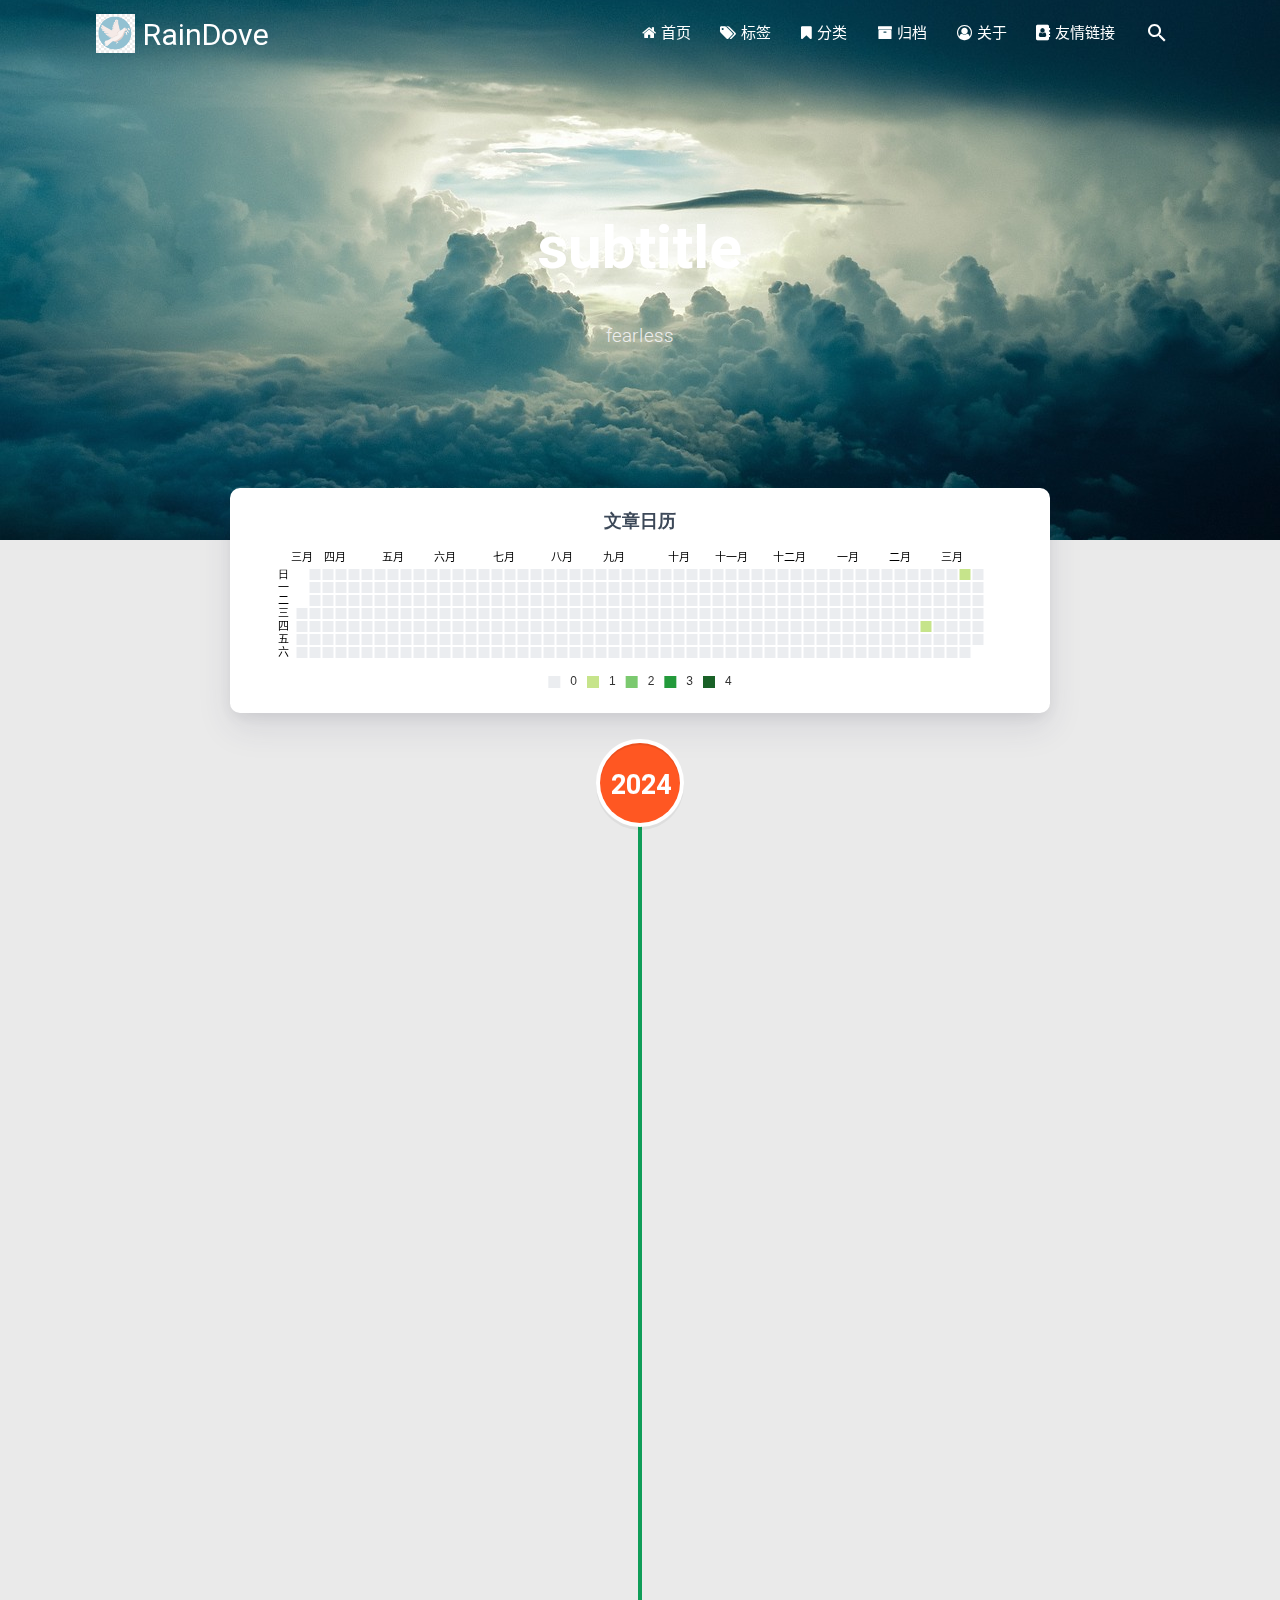
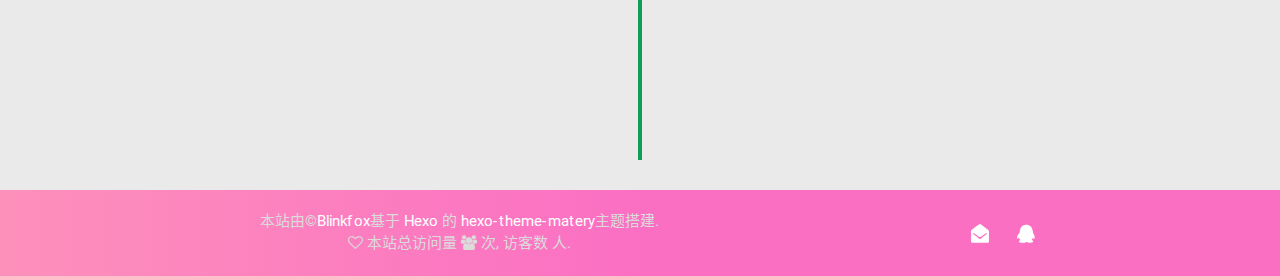
<file: archives/index.html>
<!DOCTYPE HTML>
<html lang="zh-CN">


<head>
    <meta charset="utf-8">
    <meta name="keywords" content="归档, RainDove">
    <meta name="description" content="归档 | RainDove">
    <meta http-equiv="X-UA-Compatible" content="IE=edge">
    <meta name="viewport" content="width=device-width, initial-scale=1.0">
    <meta name="renderer" content="webkit|ie-stand|ie-comp">
    <meta name="mobile-web-app-capable" content="yes">
    <meta name="format-detection" content="telephone=no">
    <meta name="apple-mobile-web-app-capable" content="yes">
    <meta name="apple-mobile-web-app-status-bar-style" content="black-translucent">
    <title>归档 | RainDove</title>
    <link rel="icon" type="image/png" href="/favicon.png">

    <link rel="stylesheet" type="text/css" href="/libs/awesome/css/font-awesome.min.css">
    <link rel="stylesheet" type="text/css" href="/libs/materialize/css/materialize.min.css">
    <link rel="stylesheet" type="text/css" href="/libs/aos/aos.css">
    <link rel="stylesheet" type="text/css" href="/libs/animate/animate.min.css">
    <link rel="stylesheet" type="text/css" href="/libs/lightGallery/css/lightgallery.min.css">
    <link rel="stylesheet" type="text/css" href="/css/matery.css">
    <link rel="stylesheet" type="text/css" href="/css/my.css">
    <style type="text/css">
        
    </style>

    <script src="/libs/jquery/jquery-2.2.0.min.js"></script>
<meta name="generator" content="Hexo 7.1.1"></head>


<body>

<header class="navbar-fixed">
    <nav id="headNav" class="bg-color nav-transparent">
        <div id="navContainer" class="container">
            <div class="nav-wrapper">
                <div class="brand-logo">
                    <a href="/" class="waves-effect waves-light">
                        
                        <img src="/medias/logo.png" class="logo-img hide-on-small-only">
                        
                        <span class="logo-span">RainDove</span>
                    </a>
                </div>
                

<a href="#" data-activates="mobile-nav" class="button-collapse"><i class="fa fa-navicon"></i></a>
<ul class="right">
    
    <li class="hide-on-med-and-down">
        <a href="/" class="waves-effect waves-light">
            
            <i class="fa fa-home"></i>
            
            <span>首页</span>
        </a>
    </li>
    
    <li class="hide-on-med-and-down">
        <a href="/tags" class="waves-effect waves-light">
            
            <i class="fa fa-tags"></i>
            
            <span>标签</span>
        </a>
    </li>
    
    <li class="hide-on-med-and-down">
        <a href="/categories" class="waves-effect waves-light">
            
            <i class="fa fa-bookmark"></i>
            
            <span>分类</span>
        </a>
    </li>
    
    <li class="hide-on-med-and-down">
        <a href="/archives" class="waves-effect waves-light">
            
            <i class="fa fa-archive"></i>
            
            <span>归档</span>
        </a>
    </li>
    
    <li class="hide-on-med-and-down">
        <a href="/about" class="waves-effect waves-light">
            
            <i class="fa fa-user-circle-o"></i>
            
            <span>关于</span>
        </a>
    </li>
    
    <li class="hide-on-med-and-down">
        <a href="/friends" class="waves-effect waves-light">
            
            <i class="fa fa-address-book"></i>
            
            <span>友情链接</span>
        </a>
    </li>
    
    <li>
        <a id="toggleSearch" class="waves-effect waves-light">
            <i id="searchIcon" class="mdi-action-search" title="搜索"></i>
        </a>
    </li>

</ul>

<div class="side-nav" id="mobile-nav">

    <div class="mobile-head bg-color">
        
        <img src="/medias/logo.png" class="logo-img circle responsive-img">
        
        <div class="logo-name">RainDove</div>
        <div class="logo-desc">
            
            fearless
            
        </div>
    </div>

    

    <ul class="menu-list mobile-menu-list">
        
        <li>
            <a href="/" class="waves-effect waves-light">
                
                <i class="fa fa-fw fa-home"></i>
                
                首页
            </a>
        </li>
        
        <li>
            <a href="/tags" class="waves-effect waves-light">
                
                <i class="fa fa-fw fa-tags"></i>
                
                标签
            </a>
        </li>
        
        <li>
            <a href="/categories" class="waves-effect waves-light">
                
                <i class="fa fa-fw fa-bookmark"></i>
                
                分类
            </a>
        </li>
        
        <li>
            <a href="/archives" class="waves-effect waves-light">
                
                <i class="fa fa-fw fa-archive"></i>
                
                归档
            </a>
        </li>
        
        <li>
            <a href="/about" class="waves-effect waves-light">
                
                <i class="fa fa-fw fa-user-circle-o"></i>
                
                关于
            </a>
        </li>
        
        <li>
            <a href="/friends" class="waves-effect waves-light">
                
                <i class="fa fa-fw fa-address-book"></i>
                
                友情链接
            </a>
        </li>
        
        
        <li><div class="divider"></div></li>
        <li>
            <a href="https://github.com/blinkfox/hexo-theme-matery" class="waves-effect waves-light" target="_blank">
                <i class="fa fa-github-square fa-fw"></i>Fork Me
            </a>
        </li>
        
    </ul>

    <div class="social-link">


    <a href="mailto:xxx@xx.xx" class="tooltipped" target="_blank" data-tooltip="邮件联系我" data-position="top" data-delay="50">
        <i class="fa fa-envelope-open"></i>
    </a>



    <a href="tencent://AddContact/?fromId=50&fromSubId=1&subcmd=all&uin=123123123" class="tooltipped" data-tooltip="QQ联系我: 123123123" data-position="top" data-delay="50">
        <i class="fa fa-qq"></i>
    </a>


</div>
</div>

            </div>
        </div>

        
        <style>
    .nav-transparent .github-corner {
        display: none !important;
    }

    .github-corner {
        position: absolute;
        z-index: 10;
        top: 0;
        right: 0;
        border: 0;
        transform: scale(1.1);
    }

    .github-corner svg {
        color: #0f9d58;
        fill: #fff;
        height: 64px;
        width: 64px;
    }

    .github-corner:hover .octo-arm {
        animation: a 0.56s ease-in-out;
    }

    .github-corner .octo-arm {
        animation: none;
    }

    @keyframes a {
        0%,
        to {
            transform: rotate(0);
        }
        20%,
        60% {
            transform: rotate(-25deg);
        }
        40%,
        80% {
            transform: rotate(10deg);
        }
    }
</style>

<a href="https://github.com/blinkfox/hexo-theme-matery" class="github-corner tooltipped hide-on-med-and-down" target="_blank"
   data-tooltip="Fork Me" data-position="left" data-delay="50">
    <svg viewBox="0 0 250 250" aria-hidden="true">
        <path d="M0,0 L115,115 L130,115 L142,142 L250,250 L250,0 Z"></path>
        <path d="M128.3,109.0 C113.8,99.7 119.0,89.6 119.0,89.6 C122.0,82.7 120.5,78.6 120.5,78.6 C119.2,72.0 123.4,76.3 123.4,76.3 C127.3,80.9 125.5,87.3 125.5,87.3 C122.9,97.6 130.6,101.9 134.4,103.2"
              fill="currentColor" style="transform-origin: 130px 106px;" class="octo-arm"></path>
        <path d="M115.0,115.0 C114.9,115.1 118.7,116.5 119.8,115.4 L133.7,101.6 C136.9,99.2 139.9,98.4 142.2,98.6 C133.8,88.0 127.5,74.4 143.8,58.0 C148.5,53.4 154.0,51.2 159.7,51.0 C160.3,49.4 163.2,43.6 171.4,40.1 C171.4,40.1 176.1,42.5 178.8,56.2 C183.1,58.6 187.2,61.8 190.9,65.4 C194.5,69.0 197.7,73.2 200.1,77.6 C213.8,80.2 216.3,84.9 216.3,84.9 C212.7,93.1 206.9,96.0 205.4,96.6 C205.1,102.4 203.0,107.8 198.3,112.5 C181.9,128.9 168.3,122.5 157.7,114.1 C157.9,116.9 156.7,120.9 152.7,124.9 L141.0,136.5 C139.8,137.7 141.6,141.9 141.8,141.8 Z"
              fill="currentColor" class="octo-body"></path>
    </svg>
</a>
        
    </nav>
</header>

<div class="bg-cover  about-cover" style="background-image: url('/medias/cover.jpg')">
    <div class="container">
        <div class="row">
            <div class="col s10 offset-s1 m8 offset-m2 l8 offset-l2">
                <div class="brand">
                    <div class="title center-align">
                    
                        subtitle
                    
                    </div>

                    <div class="description center-align">
                    
                        fearless
                    
                    </div>
                </div>
            </div>
        </div>
        
    </div>
</div>

<script>
// Dynamically switch banner pictures every day.
$('.bg-cover').css('background-image', 'url(/medias/banner/' + new Date().getDay() + '.jpg)');
</script>

<main class="content">

    
    <div class="container archive-calendar">
    <div class="card">
        <div id="post-calendar" class="card-content"></div>
    </div>
</div>

<script type="text/javascript" src="/libs/echarts/echarts.min.js"></script>
<script type="text/javascript">
    let myChart = echarts.init(document.getElementById('post-calendar'));

    

    let option = {
        title: {
            top: 0,
            text: '文章日历',
            left: 'center',
            textStyle: {
                color: '#3C4858'
            }
        },
        tooltip: {
            padding: 10,
            backgroundColor: '#555',
            borderColor: '#777',
            borderWidth: 1,
            formatter: function (obj) {
                var value = obj.value;
                return '<div style="font-size: 14px;">' + value[0] + '：' + value[1] + '</div>';
            }
        },
        visualMap: {
            show: true,
            showLabel: true,
            categories: [0, 1, 2, 3, 4],
            calculable: true,
            inRange: {
                symbol: 'rect',
                color: ['#ebedf0', '#c6e48b', '#7bc96f', '#239a3b', '#196127']
            },
            itemWidth: 12,
            itemHeight: 12,
            orient: 'horizontal',
            left: 'center',
            bottom: 0
        },
        calendar: [{
            left: 'center',
            range: ["2023-03-29", "2024-03-29"],
            cellSize: [13, 13],
            splitLine: {
                show: false
            },
            itemStyle: {
                borderColor: '#fff',
                borderWidth: 2
            },
            yearLabel: {
                show: false
            },
            monthLabel: {
                nameMap: 'cn',
                fontSize: 11
            },
            dayLabel: {
                formatter: '{start}  1st',
                nameMap: 'cn',
                fontSize: 11
            }
        }],
        series: [{
            type: 'heatmap',
            coordinateSystem: 'calendar',
            calendarIndex: 0,
            data: [["2023-03-29", 0], ["2023-03-30", 0], ["2023-03-31", 0], ["2023-04-01", 0], ["2023-04-02", 0], ["2023-04-03", 0], ["2023-04-04", 0], ["2023-04-05", 0], ["2023-04-06", 0], ["2023-04-07", 0], ["2023-04-08", 0], ["2023-04-09", 0], ["2023-04-10", 0], ["2023-04-11", 0], ["2023-04-12", 0], ["2023-04-13", 0], ["2023-04-14", 0], ["2023-04-15", 0], ["2023-04-16", 0], ["2023-04-17", 0], ["2023-04-18", 0], ["2023-04-19", 0], ["2023-04-20", 0], ["2023-04-21", 0], ["2023-04-22", 0], ["2023-04-23", 0], ["2023-04-24", 0], ["2023-04-25", 0], ["2023-04-26", 0], ["2023-04-27", 0], ["2023-04-28", 0], ["2023-04-29", 0], ["2023-04-30", 0], ["2023-05-01", 0], ["2023-05-02", 0], ["2023-05-03", 0], ["2023-05-04", 0], ["2023-05-05", 0], ["2023-05-06", 0], ["2023-05-07", 0], ["2023-05-08", 0], ["2023-05-09", 0], ["2023-05-10", 0], ["2023-05-11", 0], ["2023-05-12", 0], ["2023-05-13", 0], ["2023-05-14", 0], ["2023-05-15", 0], ["2023-05-16", 0], ["2023-05-17", 0], ["2023-05-18", 0], ["2023-05-19", 0], ["2023-05-20", 0], ["2023-05-21", 0], ["2023-05-22", 0], ["2023-05-23", 0], ["2023-05-24", 0], ["2023-05-25", 0], ["2023-05-26", 0], ["2023-05-27", 0], ["2023-05-28", 0], ["2023-05-29", 0], ["2023-05-30", 0], ["2023-05-31", 0], ["2023-06-01", 0], ["2023-06-02", 0], ["2023-06-03", 0], ["2023-06-04", 0], ["2023-06-05", 0], ["2023-06-06", 0], ["2023-06-07", 0], ["2023-06-08", 0], ["2023-06-09", 0], ["2023-06-10", 0], ["2023-06-11", 0], ["2023-06-12", 0], ["2023-06-13", 0], ["2023-06-14", 0], ["2023-06-15", 0], ["2023-06-16", 0], ["2023-06-17", 0], ["2023-06-18", 0], ["2023-06-19", 0], ["2023-06-20", 0], ["2023-06-21", 0], ["2023-06-22", 0], ["2023-06-23", 0], ["2023-06-24", 0], ["2023-06-25", 0], ["2023-06-26", 0], ["2023-06-27", 0], ["2023-06-28", 0], ["2023-06-29", 0], ["2023-06-30", 0], ["2023-07-01", 0], ["2023-07-02", 0], ["2023-07-03", 0], ["2023-07-04", 0], ["2023-07-05", 0], ["2023-07-06", 0], ["2023-07-07", 0], ["2023-07-08", 0], ["2023-07-09", 0], ["2023-07-10", 0], ["2023-07-11", 0], ["2023-07-12", 0], ["2023-07-13", 0], ["2023-07-14", 0], ["2023-07-15", 0], ["2023-07-16", 0], ["2023-07-17", 0], ["2023-07-18", 0], ["2023-07-19", 0], ["2023-07-20", 0], ["2023-07-21", 0], ["2023-07-22", 0], ["2023-07-23", 0], ["2023-07-24", 0], ["2023-07-25", 0], ["2023-07-26", 0], ["2023-07-27", 0], ["2023-07-28", 0], ["2023-07-29", 0], ["2023-07-30", 0], ["2023-07-31", 0], ["2023-08-01", 0], ["2023-08-02", 0], ["2023-08-03", 0], ["2023-08-04", 0], ["2023-08-05", 0], ["2023-08-06", 0], ["2023-08-07", 0], ["2023-08-08", 0], ["2023-08-09", 0], ["2023-08-10", 0], ["2023-08-11", 0], ["2023-08-12", 0], ["2023-08-13", 0], ["2023-08-14", 0], ["2023-08-15", 0], ["2023-08-16", 0], ["2023-08-17", 0], ["2023-08-18", 0], ["2023-08-19", 0], ["2023-08-20", 0], ["2023-08-21", 0], ["2023-08-22", 0], ["2023-08-23", 0], ["2023-08-24", 0], ["2023-08-25", 0], ["2023-08-26", 0], ["2023-08-27", 0], ["2023-08-28", 0], ["2023-08-29", 0], ["2023-08-30", 0], ["2023-08-31", 0], ["2023-09-01", 0], ["2023-09-02", 0], ["2023-09-03", 0], ["2023-09-04", 0], ["2023-09-05", 0], ["2023-09-06", 0], ["2023-09-07", 0], ["2023-09-08", 0], ["2023-09-09", 0], ["2023-09-10", 0], ["2023-09-11", 0], ["2023-09-12", 0], ["2023-09-13", 0], ["2023-09-14", 0], ["2023-09-15", 0], ["2023-09-16", 0], ["2023-09-17", 0], ["2023-09-18", 0], ["2023-09-19", 0], ["2023-09-20", 0], ["2023-09-21", 0], ["2023-09-22", 0], ["2023-09-23", 0], ["2023-09-24", 0], ["2023-09-25", 0], ["2023-09-26", 0], ["2023-09-27", 0], ["2023-09-28", 0], ["2023-09-29", 0], ["2023-09-30", 0], ["2023-10-01", 0], ["2023-10-02", 0], ["2023-10-03", 0], ["2023-10-04", 0], ["2023-10-05", 0], ["2023-10-06", 0], ["2023-10-07", 0], ["2023-10-08", 0], ["2023-10-09", 0], ["2023-10-10", 0], ["2023-10-11", 0], ["2023-10-12", 0], ["2023-10-13", 0], ["2023-10-14", 0], ["2023-10-15", 0], ["2023-10-16", 0], ["2023-10-17", 0], ["2023-10-18", 0], ["2023-10-19", 0], ["2023-10-20", 0], ["2023-10-21", 0], ["2023-10-22", 0], ["2023-10-23", 0], ["2023-10-24", 0], ["2023-10-25", 0], ["2023-10-26", 0], ["2023-10-27", 0], ["2023-10-28", 0], ["2023-10-29", 0], ["2023-10-30", 0], ["2023-10-31", 0], ["2023-11-01", 0], ["2023-11-02", 0], ["2023-11-03", 0], ["2023-11-04", 0], ["2023-11-05", 0], ["2023-11-06", 0], ["2023-11-07", 0], ["2023-11-08", 0], ["2023-11-09", 0], ["2023-11-10", 0], ["2023-11-11", 0], ["2023-11-12", 0], ["2023-11-13", 0], ["2023-11-14", 0], ["2023-11-15", 0], ["2023-11-16", 0], ["2023-11-17", 0], ["2023-11-18", 0], ["2023-11-19", 0], ["2023-11-20", 0], ["2023-11-21", 0], ["2023-11-22", 0], ["2023-11-23", 0], ["2023-11-24", 0], ["2023-11-25", 0], ["2023-11-26", 0], ["2023-11-27", 0], ["2023-11-28", 0], ["2023-11-29", 0], ["2023-11-30", 0], ["2023-12-01", 0], ["2023-12-02", 0], ["2023-12-03", 0], ["2023-12-04", 0], ["2023-12-05", 0], ["2023-12-06", 0], ["2023-12-07", 0], ["2023-12-08", 0], ["2023-12-09", 0], ["2023-12-10", 0], ["2023-12-11", 0], ["2023-12-12", 0], ["2023-12-13", 0], ["2023-12-14", 0], ["2023-12-15", 0], ["2023-12-16", 0], ["2023-12-17", 0], ["2023-12-18", 0], ["2023-12-19", 0], ["2023-12-20", 0], ["2023-12-21", 0], ["2023-12-22", 0], ["2023-12-23", 0], ["2023-12-24", 0], ["2023-12-25", 0], ["2023-12-26", 0], ["2023-12-27", 0], ["2023-12-28", 0], ["2023-12-29", 0], ["2023-12-30", 0], ["2023-12-31", 0], ["2024-01-01", 0], ["2024-01-02", 0], ["2024-01-03", 0], ["2024-01-04", 0], ["2024-01-05", 0], ["2024-01-06", 0], ["2024-01-07", 0], ["2024-01-08", 0], ["2024-01-09", 0], ["2024-01-10", 0], ["2024-01-11", 0], ["2024-01-12", 0], ["2024-01-13", 0], ["2024-01-14", 0], ["2024-01-15", 0], ["2024-01-16", 0], ["2024-01-17", 0], ["2024-01-18", 0], ["2024-01-19", 0], ["2024-01-20", 0], ["2024-01-21", 0], ["2024-01-22", 0], ["2024-01-23", 0], ["2024-01-24", 0], ["2024-01-25", 0], ["2024-01-26", 0], ["2024-01-27", 0], ["2024-01-28", 0], ["2024-01-29", 0], ["2024-01-30", 0], ["2024-01-31", 0], ["2024-02-01", 0], ["2024-02-02", 0], ["2024-02-03", 0], ["2024-02-04", 0], ["2024-02-05", 0], ["2024-02-06", 0], ["2024-02-07", 0], ["2024-02-08", 0], ["2024-02-09", 0], ["2024-02-10", 0], ["2024-02-11", 0], ["2024-02-12", 0], ["2024-02-13", 0], ["2024-02-14", 0], ["2024-02-15", 0], ["2024-02-16", 0], ["2024-02-17", 0], ["2024-02-18", 0], ["2024-02-19", 0], ["2024-02-20", 0], ["2024-02-21", 0], ["2024-02-22", 0], ["2024-02-23", 0], ["2024-02-24", 0], ["2024-02-25", 0], ["2024-02-26", 0], ["2024-02-27", 0], ["2024-02-28", 0], ["2024-02-29", 1], ["2024-03-01", 0], ["2024-03-02", 0], ["2024-03-03", 0], ["2024-03-04", 0], ["2024-03-05", 0], ["2024-03-06", 0], ["2024-03-07", 0], ["2024-03-08", 0], ["2024-03-09", 0], ["2024-03-10", 0], ["2024-03-11", 0], ["2024-03-12", 0], ["2024-03-13", 0], ["2024-03-14", 0], ["2024-03-15", 0], ["2024-03-16", 0], ["2024-03-17", 1], ["2024-03-18", 0], ["2024-03-19", 0], ["2024-03-20", 0], ["2024-03-21", 0], ["2024-03-22", 0], ["2024-03-23", 0], ["2024-03-24", 0], ["2024-03-25", 0], ["2024-03-26", 0], ["2024-03-27", 0], ["2024-03-28", 0], ["2024-03-29", 0]]
        }]

    };

    myChart.setOption(option);
</script>
    

    

    <div id="cd-timeline" class="container">
        
        <div class="cd-timeline-block">

            
            
            
            <div class="cd-timeline-img year" data-aos="zoom-in-up">
                <a href="/archives/2024">2024</a>
            </div>
            

            
            
            
            <div class="cd-timeline-img month" data-aos="zoom-in-up">
                <a href="/archives/2024/03">03</a>
            </div>
            

            
            <div class="cd-timeline-img day" data-aos="zoom-in-up">
                <span>17</span>
            </div>
            <article class="cd-timeline-content" data-aos="fade-up">
                <div class="article col s12 m6">
                    <div class="card">
                        <a href="/2024/03/17/hello-world/">
                            <div class="card-image">
                                
                                
                                <img src="/medias/featureimages/12.jpg" class="responsive-img" alt="Hello World">
                                
                                <span class="card-title">Hello World</span>
                            </div>
                        </a>
                        <div class="card-content article-content">
                            <div class="summary">
                                
                                    Welcome to Hexo! This is your very first post. Check documentation for more info
                                
                            </div>
                            <div class="publish-info">
                                <span class="publish-date">
                                    <i class="fa fa-clock-o fa-fw icon-date"></i>2024-03-17
                                </span>
                                <span class="publish-author">
                                    
                                    <i class="fa fa-user fa-fw"></i>
                                    歌歌
                                    
                                </span>
                            </div>
                        </div>

                        
                    </div>
                </div>
            </article>
        </div>
        
        <div class="cd-timeline-block">

            
            

            
            
            
            <div class="cd-timeline-img month" data-aos="zoom-in-up">
                <a href="/archives/2024/02">02</a>
            </div>
            

            
            <div class="cd-timeline-img day" data-aos="zoom-in-up">
                <span>29</span>
            </div>
            <article class="cd-timeline-content" data-aos="fade-up">
                <div class="article col s12 m6">
                    <div class="card">
                        <a href="/2024/02/29/just-for-test/">
                            <div class="card-image">
                                
                                
                                <img src="/medias/featureimages/21.jpg" class="responsive-img" alt="just for test">
                                
                                <span class="card-title">just for test</span>
                            </div>
                        </a>
                        <div class="card-content article-content">
                            <div class="summary">
                                
                                    just for test!!今天是我第一次在这里发博客！！好激动！
                                
                            </div>
                            <div class="publish-info">
                                <span class="publish-date">
                                    <i class="fa fa-clock-o fa-fw icon-date"></i>2024-02-29
                                </span>
                                <span class="publish-author">
                                    
                                    <i class="fa fa-user fa-fw"></i>
                                    歌歌
                                    
                                </span>
                            </div>
                        </div>

                        
                        <div class="card-action article-tags">
                            
                            <a href="/tags/hexo/"><span class="chip bg-color">hexo</span></a>
                            
                        </div>
                        
                    </div>
                </div>
            </article>
        </div>
        
    </div>

</main>


<footer class="page-footer bg-color">
    <div class="container row center-align">
        <div class="col s12 m8 l8 copy-right">
            本站由&copy;<a href="https://blinkfox.github.io/" target="_blank">Blinkfox</a>基于
            <a href="https://hexo.io/" target="_blank">Hexo</a> 的
            <a href="https://github.com/blinkfox/hexo-theme-matery" target="_blank">hexo-theme-matery</a>主题搭建.

            

            
			
                <br>
                
                <span id="busuanzi_container_site_pv">
                    <i class="fa fa-heart-o"></i>
                    本站总访问量 <span id="busuanzi_value_site_pv" class="white-color"></span>
                </span>
                
                
                <span id="busuanzi_container_site_uv">
                    <i class="fa fa-users"></i>
                    次,&nbsp;访客数 <span id="busuanzi_value_site_uv" class="white-color"></span> 人.
                </span>
                
            
        </div>
        <div class="col s12 m4 l4 social-link social-statis">


    <a href="mailto:xxx@xx.xx" class="tooltipped" target="_blank" data-tooltip="邮件联系我" data-position="top" data-delay="50">
        <i class="fa fa-envelope-open"></i>
    </a>



    <a href="tencent://AddContact/?fromId=50&fromSubId=1&subcmd=all&uin=123123123" class="tooltipped" data-tooltip="QQ联系我: 123123123" data-position="top" data-delay="50">
        <i class="fa fa-qq"></i>
    </a>


</div>
    </div>
</footer>

<div class="progress-bar"></div>


<!-- 搜索遮罩框 -->
<div id="searchModal" class="modal">
    <div class="modal-content">
        <div class="search-header">
            <span class="title"><i class="fa fa-search"></i>&nbsp;&nbsp;搜索</span>
            <input type="search" id="searchInput" name="s" placeholder="请输入搜索的关键字"
                   class="search-input" autofocus="">
        </div>
        <div id="searchResult"></div>
    </div>
</div>

<script src="/js/search.js"></script>
<script type="text/javascript">
    searchFunc("/" + "search.xml", 'searchInput', 'searchResult');
</script>
<!-- 回到顶部按钮 -->
<div id="backTop" class="top-scroll">
    <a class="btn-floating btn-large waves-effect waves-light" href="#!">
        <i class="fa fa-angle-up"></i>
    </a>
</div>


<script src="/libs/materialize/js/materialize.min.js"></script>
<script src="/libs/masonry/masonry.pkgd.min.js"></script>
<script src="/libs/aos/aos.js"></script>
<script src="/libs/scrollprogress/scrollProgress.min.js"></script>
<script src="/libs/lightGallery/js/lightgallery-all.min.js"></script>
<script src="/js/matery.js"></script>

<!-- Global site tag (gtag.js) - Google Analytics -->



    <script src="/libs/others/clicklove.js"></script>


    <script async src="/libs/others/busuanzi.pure.mini.js"></script>


<script type="text/javascript">
    var OriginTitile = document.title,
        st;
    document.addEventListener("visibilitychange", function () {
        document.hidden ? (document.title = "写离开页面标题显示的内容", clearTimeout(st)) : (document.title =
            "写进入页面标题显示的内容", st = setTimeout(function () {
                document.title = OriginTitile
            }, 3e3))
    })
</script      

<script src="/live2dw/lib/L2Dwidget.min.js?094cbace49a39548bed64abff5988b05"></script><script>L2Dwidget.init({"log":false,"pluginJsPath":"lib/","pluginModelPath":"assets/","pluginRootPath":"live2dw/","tagMode":false});</script></body>
</html>
</file>
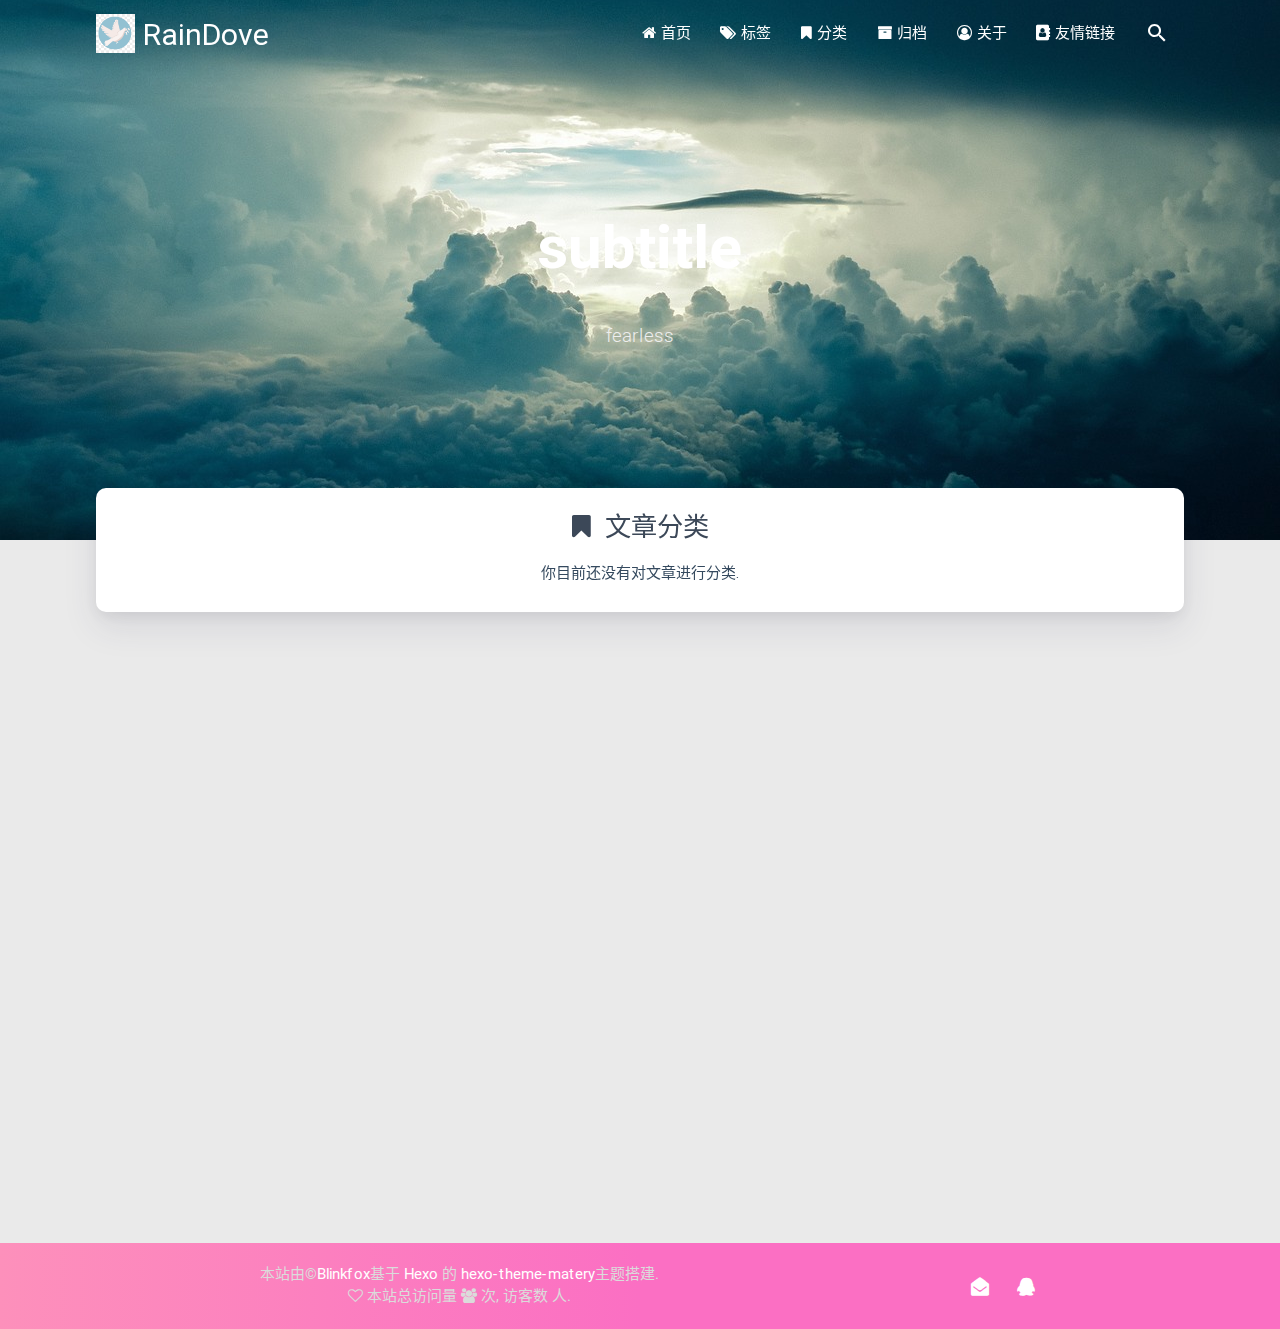
<file: categories/index.html>
<!DOCTYPE HTML>
<html lang="zh-CN">


<head>
    <meta charset="utf-8">
    <meta name="keywords" content="分类, RainDove">
    <meta name="description" content="分类 | RainDove">
    <meta http-equiv="X-UA-Compatible" content="IE=edge">
    <meta name="viewport" content="width=device-width, initial-scale=1.0">
    <meta name="renderer" content="webkit|ie-stand|ie-comp">
    <meta name="mobile-web-app-capable" content="yes">
    <meta name="format-detection" content="telephone=no">
    <meta name="apple-mobile-web-app-capable" content="yes">
    <meta name="apple-mobile-web-app-status-bar-style" content="black-translucent">
    <title>分类 | RainDove</title>
    <link rel="icon" type="image/png" href="/favicon.png">

    <link rel="stylesheet" type="text/css" href="/libs/awesome/css/font-awesome.min.css">
    <link rel="stylesheet" type="text/css" href="/libs/materialize/css/materialize.min.css">
    <link rel="stylesheet" type="text/css" href="/libs/aos/aos.css">
    <link rel="stylesheet" type="text/css" href="/libs/animate/animate.min.css">
    <link rel="stylesheet" type="text/css" href="/libs/lightGallery/css/lightgallery.min.css">
    <link rel="stylesheet" type="text/css" href="/css/matery.css">
    <link rel="stylesheet" type="text/css" href="/css/my.css">
    <style type="text/css">
        
    </style>

    <script src="/libs/jquery/jquery-2.2.0.min.js"></script>
<meta name="generator" content="Hexo 7.1.1"></head>


<body>

<header class="navbar-fixed">
    <nav id="headNav" class="bg-color nav-transparent">
        <div id="navContainer" class="container">
            <div class="nav-wrapper">
                <div class="brand-logo">
                    <a href="/" class="waves-effect waves-light">
                        
                        <img src="/medias/logo.png" class="logo-img hide-on-small-only">
                        
                        <span class="logo-span">RainDove</span>
                    </a>
                </div>
                

<a href="#" data-activates="mobile-nav" class="button-collapse"><i class="fa fa-navicon"></i></a>
<ul class="right">
    
    <li class="hide-on-med-and-down">
        <a href="/" class="waves-effect waves-light">
            
            <i class="fa fa-home"></i>
            
            <span>首页</span>
        </a>
    </li>
    
    <li class="hide-on-med-and-down">
        <a href="/tags" class="waves-effect waves-light">
            
            <i class="fa fa-tags"></i>
            
            <span>标签</span>
        </a>
    </li>
    
    <li class="hide-on-med-and-down">
        <a href="/categories" class="waves-effect waves-light">
            
            <i class="fa fa-bookmark"></i>
            
            <span>分类</span>
        </a>
    </li>
    
    <li class="hide-on-med-and-down">
        <a href="/archives" class="waves-effect waves-light">
            
            <i class="fa fa-archive"></i>
            
            <span>归档</span>
        </a>
    </li>
    
    <li class="hide-on-med-and-down">
        <a href="/about" class="waves-effect waves-light">
            
            <i class="fa fa-user-circle-o"></i>
            
            <span>关于</span>
        </a>
    </li>
    
    <li class="hide-on-med-and-down">
        <a href="/friends" class="waves-effect waves-light">
            
            <i class="fa fa-address-book"></i>
            
            <span>友情链接</span>
        </a>
    </li>
    
    <li>
        <a id="toggleSearch" class="waves-effect waves-light">
            <i id="searchIcon" class="mdi-action-search" title="搜索"></i>
        </a>
    </li>

</ul>

<div class="side-nav" id="mobile-nav">

    <div class="mobile-head bg-color">
        
        <img src="/medias/logo.png" class="logo-img circle responsive-img">
        
        <div class="logo-name">RainDove</div>
        <div class="logo-desc">
            
            fearless
            
        </div>
    </div>

    

    <ul class="menu-list mobile-menu-list">
        
        <li>
            <a href="/" class="waves-effect waves-light">
                
                <i class="fa fa-fw fa-home"></i>
                
                首页
            </a>
        </li>
        
        <li>
            <a href="/tags" class="waves-effect waves-light">
                
                <i class="fa fa-fw fa-tags"></i>
                
                标签
            </a>
        </li>
        
        <li>
            <a href="/categories" class="waves-effect waves-light">
                
                <i class="fa fa-fw fa-bookmark"></i>
                
                分类
            </a>
        </li>
        
        <li>
            <a href="/archives" class="waves-effect waves-light">
                
                <i class="fa fa-fw fa-archive"></i>
                
                归档
            </a>
        </li>
        
        <li>
            <a href="/about" class="waves-effect waves-light">
                
                <i class="fa fa-fw fa-user-circle-o"></i>
                
                关于
            </a>
        </li>
        
        <li>
            <a href="/friends" class="waves-effect waves-light">
                
                <i class="fa fa-fw fa-address-book"></i>
                
                友情链接
            </a>
        </li>
        
        
        <li><div class="divider"></div></li>
        <li>
            <a href="https://github.com/blinkfox/hexo-theme-matery" class="waves-effect waves-light" target="_blank">
                <i class="fa fa-github-square fa-fw"></i>Fork Me
            </a>
        </li>
        
    </ul>

    <div class="social-link">


    <a href="mailto:xxx@xx.xx" class="tooltipped" target="_blank" data-tooltip="邮件联系我" data-position="top" data-delay="50">
        <i class="fa fa-envelope-open"></i>
    </a>



    <a href="tencent://AddContact/?fromId=50&fromSubId=1&subcmd=all&uin=123123123" class="tooltipped" data-tooltip="QQ联系我: 123123123" data-position="top" data-delay="50">
        <i class="fa fa-qq"></i>
    </a>


</div>
</div>

            </div>
        </div>

        
        <style>
    .nav-transparent .github-corner {
        display: none !important;
    }

    .github-corner {
        position: absolute;
        z-index: 10;
        top: 0;
        right: 0;
        border: 0;
        transform: scale(1.1);
    }

    .github-corner svg {
        color: #0f9d58;
        fill: #fff;
        height: 64px;
        width: 64px;
    }

    .github-corner:hover .octo-arm {
        animation: a 0.56s ease-in-out;
    }

    .github-corner .octo-arm {
        animation: none;
    }

    @keyframes a {
        0%,
        to {
            transform: rotate(0);
        }
        20%,
        60% {
            transform: rotate(-25deg);
        }
        40%,
        80% {
            transform: rotate(10deg);
        }
    }
</style>

<a href="https://github.com/blinkfox/hexo-theme-matery" class="github-corner tooltipped hide-on-med-and-down" target="_blank"
   data-tooltip="Fork Me" data-position="left" data-delay="50">
    <svg viewBox="0 0 250 250" aria-hidden="true">
        <path d="M0,0 L115,115 L130,115 L142,142 L250,250 L250,0 Z"></path>
        <path d="M128.3,109.0 C113.8,99.7 119.0,89.6 119.0,89.6 C122.0,82.7 120.5,78.6 120.5,78.6 C119.2,72.0 123.4,76.3 123.4,76.3 C127.3,80.9 125.5,87.3 125.5,87.3 C122.9,97.6 130.6,101.9 134.4,103.2"
              fill="currentColor" style="transform-origin: 130px 106px;" class="octo-arm"></path>
        <path d="M115.0,115.0 C114.9,115.1 118.7,116.5 119.8,115.4 L133.7,101.6 C136.9,99.2 139.9,98.4 142.2,98.6 C133.8,88.0 127.5,74.4 143.8,58.0 C148.5,53.4 154.0,51.2 159.7,51.0 C160.3,49.4 163.2,43.6 171.4,40.1 C171.4,40.1 176.1,42.5 178.8,56.2 C183.1,58.6 187.2,61.8 190.9,65.4 C194.5,69.0 197.7,73.2 200.1,77.6 C213.8,80.2 216.3,84.9 216.3,84.9 C212.7,93.1 206.9,96.0 205.4,96.6 C205.1,102.4 203.0,107.8 198.3,112.5 C181.9,128.9 168.3,122.5 157.7,114.1 C157.9,116.9 156.7,120.9 152.7,124.9 L141.0,136.5 C139.8,137.7 141.6,141.9 141.8,141.8 Z"
              fill="currentColor" class="octo-body"></path>
    </svg>
</a>
        
    </nav>
</header>

<div class="bg-cover  about-cover" style="background-image: url('/medias/cover.jpg')">
    <div class="container">
        <div class="row">
            <div class="col s10 offset-s1 m8 offset-m2 l8 offset-l2">
                <div class="brand">
                    <div class="title center-align">
                    
                        subtitle
                    
                    </div>

                    <div class="description center-align">
                    
                        fearless
                    
                    </div>
                </div>
            </div>
        </div>
        
    </div>
</div>

<script>
// Dynamically switch banner pictures every day.
$('.bg-cover').css('background-image', 'url(/medias/banner/' + new Date().getDay() + '.jpg)');
</script>

<main class="content">

    

<div id="category-cloud" class="container chip-container">
    <div class="card">
        <div class="card-content">
            <div class="tag-title center-align">
                <i class="fa fa-bookmark"></i>&nbsp;&nbsp;文章分类
            </div>
            <div class="tag-chips">
                
                你目前还没有对文章进行分类.
                
            </div>
        </div>
    </div>
</div>

    

</main>

<footer class="page-footer bg-color">
    <div class="container row center-align">
        <div class="col s12 m8 l8 copy-right">
            本站由&copy;<a href="https://blinkfox.github.io/" target="_blank">Blinkfox</a>基于
            <a href="https://hexo.io/" target="_blank">Hexo</a> 的
            <a href="https://github.com/blinkfox/hexo-theme-matery" target="_blank">hexo-theme-matery</a>主题搭建.

            

            
			
                <br>
                
                <span id="busuanzi_container_site_pv">
                    <i class="fa fa-heart-o"></i>
                    本站总访问量 <span id="busuanzi_value_site_pv" class="white-color"></span>
                </span>
                
                
                <span id="busuanzi_container_site_uv">
                    <i class="fa fa-users"></i>
                    次,&nbsp;访客数 <span id="busuanzi_value_site_uv" class="white-color"></span> 人.
                </span>
                
            
        </div>
        <div class="col s12 m4 l4 social-link social-statis">


    <a href="mailto:xxx@xx.xx" class="tooltipped" target="_blank" data-tooltip="邮件联系我" data-position="top" data-delay="50">
        <i class="fa fa-envelope-open"></i>
    </a>



    <a href="tencent://AddContact/?fromId=50&fromSubId=1&subcmd=all&uin=123123123" class="tooltipped" data-tooltip="QQ联系我: 123123123" data-position="top" data-delay="50">
        <i class="fa fa-qq"></i>
    </a>


</div>
    </div>
</footer>

<div class="progress-bar"></div>


<!-- 搜索遮罩框 -->
<div id="searchModal" class="modal">
    <div class="modal-content">
        <div class="search-header">
            <span class="title"><i class="fa fa-search"></i>&nbsp;&nbsp;搜索</span>
            <input type="search" id="searchInput" name="s" placeholder="请输入搜索的关键字"
                   class="search-input" autofocus="">
        </div>
        <div id="searchResult"></div>
    </div>
</div>

<script src="/js/search.js"></script>
<script type="text/javascript">
    searchFunc("/" + "search.xml", 'searchInput', 'searchResult');
</script>
<!-- 回到顶部按钮 -->
<div id="backTop" class="top-scroll">
    <a class="btn-floating btn-large waves-effect waves-light" href="#!">
        <i class="fa fa-angle-up"></i>
    </a>
</div>


<script src="/libs/materialize/js/materialize.min.js"></script>
<script src="/libs/masonry/masonry.pkgd.min.js"></script>
<script src="/libs/aos/aos.js"></script>
<script src="/libs/scrollprogress/scrollProgress.min.js"></script>
<script src="/libs/lightGallery/js/lightgallery-all.min.js"></script>
<script src="/js/matery.js"></script>

<!-- Global site tag (gtag.js) - Google Analytics -->



    <script src="/libs/others/clicklove.js"></script>


    <script async src="/libs/others/busuanzi.pure.mini.js"></script>


<script type="text/javascript">
    var OriginTitile = document.title,
        st;
    document.addEventListener("visibilitychange", function () {
        document.hidden ? (document.title = "写离开页面标题显示的内容", clearTimeout(st)) : (document.title =
            "写进入页面标题显示的内容", st = setTimeout(function () {
                document.title = OriginTitile
            }, 3e3))
    })
</script      

<script src="/live2dw/lib/L2Dwidget.min.js?094cbace49a39548bed64abff5988b05"></script><script>L2Dwidget.init({"log":false,"pluginJsPath":"lib/","pluginModelPath":"assets/","pluginRootPath":"live2dw/","tagMode":false});</script></body>
</html>
</file>
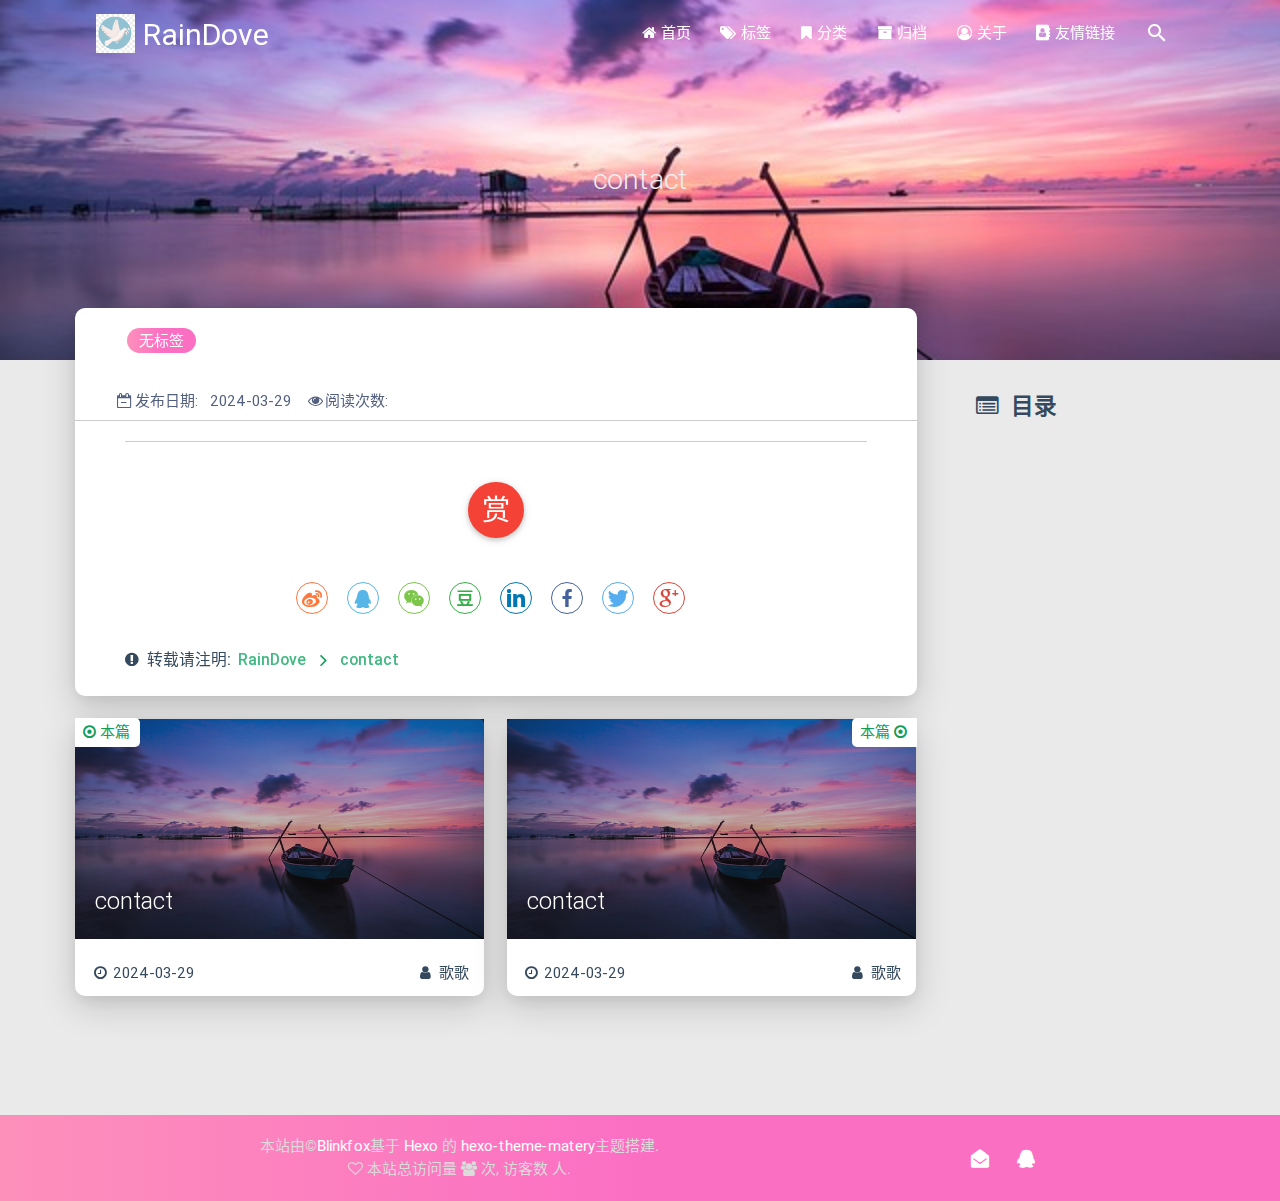
<file: contact/index.html>
<!DOCTYPE HTML>
<html lang="zh-CN">


<head>
    <meta charset="utf-8">
    <meta name="keywords" content="contact, RainDove">
    <meta name="description" content="contact | RainDove">
    <meta http-equiv="X-UA-Compatible" content="IE=edge">
    <meta name="viewport" content="width=device-width, initial-scale=1.0">
    <meta name="renderer" content="webkit|ie-stand|ie-comp">
    <meta name="mobile-web-app-capable" content="yes">
    <meta name="format-detection" content="telephone=no">
    <meta name="apple-mobile-web-app-capable" content="yes">
    <meta name="apple-mobile-web-app-status-bar-style" content="black-translucent">
    <title>contact | RainDove</title>
    <link rel="icon" type="image/png" href="/favicon.png">

    <link rel="stylesheet" type="text/css" href="/libs/awesome/css/font-awesome.min.css">
    <link rel="stylesheet" type="text/css" href="/libs/materialize/css/materialize.min.css">
    <link rel="stylesheet" type="text/css" href="/libs/aos/aos.css">
    <link rel="stylesheet" type="text/css" href="/libs/animate/animate.min.css">
    <link rel="stylesheet" type="text/css" href="/libs/lightGallery/css/lightgallery.min.css">
    <link rel="stylesheet" type="text/css" href="/css/matery.css">
    <link rel="stylesheet" type="text/css" href="/css/my.css">
    <style type="text/css">
        
    </style>

    <script src="/libs/jquery/jquery-2.2.0.min.js"></script>
<meta name="generator" content="Hexo 7.1.1"></head>


<body>

<header class="navbar-fixed">
    <nav id="headNav" class="bg-color nav-transparent">
        <div id="navContainer" class="container">
            <div class="nav-wrapper">
                <div class="brand-logo">
                    <a href="/" class="waves-effect waves-light">
                        
                        <img src="/medias/logo.png" class="logo-img hide-on-small-only">
                        
                        <span class="logo-span">RainDove</span>
                    </a>
                </div>
                

<a href="#" data-activates="mobile-nav" class="button-collapse"><i class="fa fa-navicon"></i></a>
<ul class="right">
    
    <li class="hide-on-med-and-down">
        <a href="/" class="waves-effect waves-light">
            
            <i class="fa fa-home"></i>
            
            <span>首页</span>
        </a>
    </li>
    
    <li class="hide-on-med-and-down">
        <a href="/tags" class="waves-effect waves-light">
            
            <i class="fa fa-tags"></i>
            
            <span>标签</span>
        </a>
    </li>
    
    <li class="hide-on-med-and-down">
        <a href="/categories" class="waves-effect waves-light">
            
            <i class="fa fa-bookmark"></i>
            
            <span>分类</span>
        </a>
    </li>
    
    <li class="hide-on-med-and-down">
        <a href="/archives" class="waves-effect waves-light">
            
            <i class="fa fa-archive"></i>
            
            <span>归档</span>
        </a>
    </li>
    
    <li class="hide-on-med-and-down">
        <a href="/about" class="waves-effect waves-light">
            
            <i class="fa fa-user-circle-o"></i>
            
            <span>关于</span>
        </a>
    </li>
    
    <li class="hide-on-med-and-down">
        <a href="/friends" class="waves-effect waves-light">
            
            <i class="fa fa-address-book"></i>
            
            <span>友情链接</span>
        </a>
    </li>
    
    <li>
        <a id="toggleSearch" class="waves-effect waves-light">
            <i id="searchIcon" class="mdi-action-search" title="搜索"></i>
        </a>
    </li>

</ul>

<div class="side-nav" id="mobile-nav">

    <div class="mobile-head bg-color">
        
        <img src="/medias/logo.png" class="logo-img circle responsive-img">
        
        <div class="logo-name">RainDove</div>
        <div class="logo-desc">
            
            fearless
            
        </div>
    </div>

    

    <ul class="menu-list mobile-menu-list">
        
        <li>
            <a href="/" class="waves-effect waves-light">
                
                <i class="fa fa-fw fa-home"></i>
                
                首页
            </a>
        </li>
        
        <li>
            <a href="/tags" class="waves-effect waves-light">
                
                <i class="fa fa-fw fa-tags"></i>
                
                标签
            </a>
        </li>
        
        <li>
            <a href="/categories" class="waves-effect waves-light">
                
                <i class="fa fa-fw fa-bookmark"></i>
                
                分类
            </a>
        </li>
        
        <li>
            <a href="/archives" class="waves-effect waves-light">
                
                <i class="fa fa-fw fa-archive"></i>
                
                归档
            </a>
        </li>
        
        <li>
            <a href="/about" class="waves-effect waves-light">
                
                <i class="fa fa-fw fa-user-circle-o"></i>
                
                关于
            </a>
        </li>
        
        <li>
            <a href="/friends" class="waves-effect waves-light">
                
                <i class="fa fa-fw fa-address-book"></i>
                
                友情链接
            </a>
        </li>
        
        
        <li><div class="divider"></div></li>
        <li>
            <a href="https://github.com/blinkfox/hexo-theme-matery" class="waves-effect waves-light" target="_blank">
                <i class="fa fa-github-square fa-fw"></i>Fork Me
            </a>
        </li>
        
    </ul>

    <div class="social-link">


    <a href="mailto:xxx@xx.xx" class="tooltipped" target="_blank" data-tooltip="邮件联系我" data-position="top" data-delay="50">
        <i class="fa fa-envelope-open"></i>
    </a>



    <a href="tencent://AddContact/?fromId=50&fromSubId=1&subcmd=all&uin=123123123" class="tooltipped" data-tooltip="QQ联系我: 123123123" data-position="top" data-delay="50">
        <i class="fa fa-qq"></i>
    </a>


</div>
</div>

            </div>
        </div>

        
        <style>
    .nav-transparent .github-corner {
        display: none !important;
    }

    .github-corner {
        position: absolute;
        z-index: 10;
        top: 0;
        right: 0;
        border: 0;
        transform: scale(1.1);
    }

    .github-corner svg {
        color: #0f9d58;
        fill: #fff;
        height: 64px;
        width: 64px;
    }

    .github-corner:hover .octo-arm {
        animation: a 0.56s ease-in-out;
    }

    .github-corner .octo-arm {
        animation: none;
    }

    @keyframes a {
        0%,
        to {
            transform: rotate(0);
        }
        20%,
        60% {
            transform: rotate(-25deg);
        }
        40%,
        80% {
            transform: rotate(10deg);
        }
    }
</style>

<a href="https://github.com/blinkfox/hexo-theme-matery" class="github-corner tooltipped hide-on-med-and-down" target="_blank"
   data-tooltip="Fork Me" data-position="left" data-delay="50">
    <svg viewBox="0 0 250 250" aria-hidden="true">
        <path d="M0,0 L115,115 L130,115 L142,142 L250,250 L250,0 Z"></path>
        <path d="M128.3,109.0 C113.8,99.7 119.0,89.6 119.0,89.6 C122.0,82.7 120.5,78.6 120.5,78.6 C119.2,72.0 123.4,76.3 123.4,76.3 C127.3,80.9 125.5,87.3 125.5,87.3 C122.9,97.6 130.6,101.9 134.4,103.2"
              fill="currentColor" style="transform-origin: 130px 106px;" class="octo-arm"></path>
        <path d="M115.0,115.0 C114.9,115.1 118.7,116.5 119.8,115.4 L133.7,101.6 C136.9,99.2 139.9,98.4 142.2,98.6 C133.8,88.0 127.5,74.4 143.8,58.0 C148.5,53.4 154.0,51.2 159.7,51.0 C160.3,49.4 163.2,43.6 171.4,40.1 C171.4,40.1 176.1,42.5 178.8,56.2 C183.1,58.6 187.2,61.8 190.9,65.4 C194.5,69.0 197.7,73.2 200.1,77.6 C213.8,80.2 216.3,84.9 216.3,84.9 C212.7,93.1 206.9,96.0 205.4,96.6 C205.1,102.4 203.0,107.8 198.3,112.5 C181.9,128.9 168.3,122.5 157.7,114.1 C157.9,116.9 156.7,120.9 152.7,124.9 L141.0,136.5 C139.8,137.7 141.6,141.9 141.8,141.8 Z"
              fill="currentColor" class="octo-body"></path>
    </svg>
</a>
        
    </nav>
</header>





<div class="bg-cover post-cover" style="background-image: url('/medias/featureimages/16.jpg')">
    <div class="container">
        <div class="row">
            <div class="col s12 m12 l12">
                <div class="brand">
                    <div class="description center-align post-title">
                        contact
                    </div>
                </div>
            </div>
        </div>
    </div>
</div>



<main class="post-container content">

    
    <link rel="stylesheet" href="/libs/tocbot/tocbot.css">
<style>
    #articleContent h1::before,
    #articleContent h2::before,
    #articleContent h3::before,
    #articleContent h4::before,
    #articleContent h5::before,
    #articleContent h6::before {
        display: block;
        content: " ";
        height: 100px;
        margin-top: -100px;
        visibility: hidden;
    }

    #articleContent :focus {
        outline: none;
    }

    .toc-fixed {
        position: fixed;
        top: 64px;
    }

    .toc-widget {
        padding-left: 20px;
    }

    .toc-widget .toc-title {
        margin: 35px 0 15px 0;
        padding-left: 17px;
        font-size: 1.5rem;
        font-weight: bold;
        line-height: 1.5rem;
    }

    .toc-widget ol {
        padding: 0;
        list-style: none;
    }

    #toc-content ol {
        padding-left: 10px;
    }

    #toc-content ol li {
        padding-left: 10px;
    }

    #toc-content .toc-link:hover {
        color: #42b983;
        font-weight: 700;
        text-decoration: underline;
    }

    #toc-content .toc-link::before {
        background-color: transparent;
        max-height: 25px;
    }

    #toc-content .is-active-link {
        color: #42b983;
    }

    #toc-content .is-active-link::before {
        background-color: #42b983;
    }
</style>
<div class="row">
    <div class="col s12 m12 l9">
        <!-- 文章内容详情 -->
<div id="artDetail">
    <div class="card">
        <div class="card-content article-info">
            <div class="row tag-cate">
                <div class="col s7">
                    
                          <div class="article-tag">
                            <span class="chip bg-color">无标签</span>
                          </div>
                    
                </div>
                <div class="col s5 right-align">
                    
                </div>
            </div>

            <div class="post-info">
                <div class="post-date info-break-policy">
                    <i class="fa fa-calendar-minus-o fa-fw"></i>发布日期:&nbsp;&nbsp;
                    2024-03-29
                </div>

                
				
				
                    <div id="busuanzi_container_page_pv" class="info-break-policy">
                        <i class="fa fa-eye fa-fw"></i>阅读次数:&nbsp;&nbsp;
                        <span id="busuanzi_value_page_pv"></span>
                    </div>
				
            </div>
        </div>
        <hr class="clearfix">
        <div class="card-content article-card-content">
            <div id="articleContent">
                
            </div>
            <hr/>

            
            <style>
    #reward {
        margin: 40px 0;
        text-align: center;
    }

    #reward .reward-link {
        font-size: 1.88rem;
    }

    #reward .btn-floating:hover {
        box-shadow: 0 6px 12px rgba(0, 0, 0, 0.2), 0 5px 15px rgba(0, 0, 0, 0.2);
    }

    #rewardModal {
        width: 320px;
        height: 350px;
    }

    #rewardModal .reward-title {
        margin: 15px auto;
        padding-bottom: 5px;
    }

    #rewardModal .modal-content {
        padding: 10px;
    }

    #rewardModal .close {
        position: absolute;
        right: 15px;
        top: 15px;
        color: rgba(0, 0, 0, 0.5);
        font-size: 1.3rem;
        line-height: 20px;
        cursor: pointer;
    }

    #rewardModal .reward-tabs {
        margin: 0 auto;
        width: 210px;
    }

    .reward-tabs .tabs {
        height: 38px;
        margin: 10px auto;
        padding-left: 0;
    }

    .reward-tabs .tabs .tab {
        height: 38px;
        line-height: 38px;
    }

    .reward-tabs .tab a {
        color: #fff;
        background-color: #ccc;
    }

    .reward-tabs .tab a:hover {
        color: #fff;
    }

    .reward-tabs .wechat-tab .active {
        color: #fff;
        background-color: #22AB38;
    }

    .reward-tabs .alipay-tab .active {
        color: #fff;
        background-color: #019FE8;
    }

    .reward-tabs .reward-img {
        width: 210px;
        height: 210px;
    }
</style>

<div id="reward">
    <a class="reward-link btn-floating btn-large waves-effect waves-light red">赏</a>

    <!-- Modal Structure -->
    <div id="rewardModal" class="modal">
        <div class="modal-content">
            <a class="close"><i class="fa fa-close"></i></a>
            <h4 class="reward-title">你的赏识是我前进的动力</h4>
            <div class="reward-content">
                <div class="reward-tabs">
                    <ul class="tabs">
                        <li class="tab wechat-tab waves-effect waves-light"><a class="active" href="#wechat">微信</a></li>
                        <li class="tab alipay-tab waves-effect waves-light"><a href="#alipay">支付宝</a></li>
                    </ul>
                    <div id="wechat">
                        <img src="/medias/reward/wechat.png" class="reward-img" alt="微信打赏二维码">
                    </div>
                    <div id="alipay">
                        <img src="/medias/reward/alipay.jpg" class="reward-img" alt="支付宝打赏二维码">
                    </div>
                </div>
            </div>
        </div>
    </div>
</div>

<script>
    $(function () {
        $('#reward .reward-link').on('click', function () {
            $('#rewardModal').openModal();
        });

        $('#rewardModal .close').on('click', function () {
            $('#rewardModal').closeModal();
        });
    });
</script>
            

            <link rel="stylesheet" type="text/css" href="/libs/share/css/share.min.css">

<div id="article-share">
    
    <div class="social-share" data-disabled="qzone" data-wechat-qrcode-helper="<p>微信里点“发现”->“扫一扫”二维码便可查看分享。</p>"></div>
    
</div>

<script src="/libs/share/js/social-share.min.js"></script>

            <div class="reprint">
                <p>
                    <span class="reprint-tip">
                        <i class="fa fa-exclamation-circle"></i>&nbsp;&nbsp;转载请注明:
                    </span>
                    <a href="http://example.com" class="b-link-green">RainDove</a>
                    <i class="fa fa-angle-right fa-lg fa-fw text-color"></i>
                    <a href="/contact/index.html" class="b-link-green">contact</a>
                </p>
            </div>
        </div>
    </div>

    

    

    

    

    

    

<article id="prenext-posts" class="prev-next articles">
    <div class="row article-row">
        
        <div class="article col s12 m6" data-aos="fade-up" data-aos="fade-up">
            <div class="article-badge left-badge text-color">
                <i class="fa fa-dot-circle-o"></i>&nbsp;本篇
            </div>
            <div class="card">
                <a href="/contact/index.html">
                    <div class="card-image">
                        
                        
                        <img src="/medias/featureimages/16.jpg" class="responsive-img" alt="contact">
                        
                        <span class="card-title">contact</span>
                    </div>
                </a>
                <div class="card-content article-content">
                    <div class="summary"></div>
                    <div class="publish-info">
                            <span class="publish-date">
                                <i class="fa fa-clock-o fa-fw icon-date"></i>2024-03-29
                            </span>
                        <span class="publish-author">
                            
                            <i class="fa fa-user fa-fw"></i>
                            歌歌
                            
                        </span>
                    </div>
                </div>

                
            </div>
        </div>
        
        
        <div class="article col s12 m6" data-aos="fade-up">
            <div class="article-badge right-badge text-color">
                本篇&nbsp;<i class="fa fa-dot-circle-o"></i>
            </div>
            <div class="card">
                <a href="/contact/index.html">
                    <div class="card-image">
                        
                        
                        <img src="/medias/featureimages/16.jpg" class="responsive-img" alt="contact">
                        
                        <span class="card-title">contact</span>
                    </div>
                </a>
                <div class="card-content article-content">
                    <div class="summary"></div>
                    <div class="publish-info">
                            <span class="publish-date">
                                <i class="fa fa-clock-o fa-fw icon-date"></i>2024-03-29
                            </span>
                        <span class="publish-author">
                            
                            <i class="fa fa-user fa-fw"></i>
                            歌歌
                            
                        </span>
                    </div>
                </div>

                
            </div>
        </div>
        
    </div>
</article>
</div>


    </div>
    <div class="col l3 hide-on-med-and-down">
        <div class="toc-widget">
            <div class="toc-title"><i class="fa fa-list-alt"></i>&nbsp;&nbsp;目录</div>
            <div id="toc-content"></div>
        </div>
    </div>
</div>

<script src="/libs/tocbot/tocbot.min.js"></script>
<script>
    $(function () {
        tocbot.init({
            tocSelector: '#toc-content',
            contentSelector: '#articleContent',
            headingsOffset: -($(window).height() * 0.4 - 45),
            // headingsOffset: -205,
            headingSelector: 'h2, h3, h4'
        });

        // modify the toc link href to support Chinese.
        let i = 0;
        let tocHeading = 'toc-heading-';
        $('#toc-content a').each(function () {
            $(this).attr('href', '#' + tocHeading + (++i));
        });

        // modify the heading title id to support Chinese.
        i = 0;
        $('#articleContent').children('h2, h3, h4').each(function () {
            $(this).attr('id', tocHeading + (++i));
        });

        // Set scroll toc fixed.
        let tocHeight = parseInt($(window).height() * 0.4 - 64);
        let $tocWidget = $('.toc-widget');
        $(window).scroll(function () {
            let scroll = $(window).scrollTop();
            /* add post toc fixed. */
            if (scroll > tocHeight) {
                $tocWidget.addClass('toc-fixed');
            } else {
                $tocWidget.removeClass('toc-fixed');
            }
        });
    });
</script>
    

</main>


<footer class="page-footer bg-color">
    <div class="container row center-align">
        <div class="col s12 m8 l8 copy-right">
            本站由&copy;<a href="https://blinkfox.github.io/" target="_blank">Blinkfox</a>基于
            <a href="https://hexo.io/" target="_blank">Hexo</a> 的
            <a href="https://github.com/blinkfox/hexo-theme-matery" target="_blank">hexo-theme-matery</a>主题搭建.

            

            
			
                <br>
                
                <span id="busuanzi_container_site_pv">
                    <i class="fa fa-heart-o"></i>
                    本站总访问量 <span id="busuanzi_value_site_pv" class="white-color"></span>
                </span>
                
                
                <span id="busuanzi_container_site_uv">
                    <i class="fa fa-users"></i>
                    次,&nbsp;访客数 <span id="busuanzi_value_site_uv" class="white-color"></span> 人.
                </span>
                
            
        </div>
        <div class="col s12 m4 l4 social-link social-statis">


    <a href="mailto:xxx@xx.xx" class="tooltipped" target="_blank" data-tooltip="邮件联系我" data-position="top" data-delay="50">
        <i class="fa fa-envelope-open"></i>
    </a>



    <a href="tencent://AddContact/?fromId=50&fromSubId=1&subcmd=all&uin=123123123" class="tooltipped" data-tooltip="QQ联系我: 123123123" data-position="top" data-delay="50">
        <i class="fa fa-qq"></i>
    </a>


</div>
    </div>
</footer>

<div class="progress-bar"></div>


<!-- 搜索遮罩框 -->
<div id="searchModal" class="modal">
    <div class="modal-content">
        <div class="search-header">
            <span class="title"><i class="fa fa-search"></i>&nbsp;&nbsp;搜索</span>
            <input type="search" id="searchInput" name="s" placeholder="请输入搜索的关键字"
                   class="search-input" autofocus="">
        </div>
        <div id="searchResult"></div>
    </div>
</div>

<script src="/js/search.js"></script>
<script type="text/javascript">
    searchFunc("/" + "search.xml", 'searchInput', 'searchResult');
</script>
<!-- 回到顶部按钮 -->
<div id="backTop" class="top-scroll">
    <a class="btn-floating btn-large waves-effect waves-light" href="#!">
        <i class="fa fa-angle-up"></i>
    </a>
</div>


<script src="/libs/materialize/js/materialize.min.js"></script>
<script src="/libs/masonry/masonry.pkgd.min.js"></script>
<script src="/libs/aos/aos.js"></script>
<script src="/libs/scrollprogress/scrollProgress.min.js"></script>
<script src="/libs/lightGallery/js/lightgallery-all.min.js"></script>
<script src="/js/matery.js"></script>

<!-- Global site tag (gtag.js) - Google Analytics -->



    <script src="/libs/others/clicklove.js"></script>


    <script async src="/libs/others/busuanzi.pure.mini.js"></script>


<script type="text/javascript">
    var OriginTitile = document.title,
        st;
    document.addEventListener("visibilitychange", function () {
        document.hidden ? (document.title = "写离开页面标题显示的内容", clearTimeout(st)) : (document.title =
            "写进入页面标题显示的内容", st = setTimeout(function () {
                document.title = OriginTitile
            }, 3e3))
    })
</script      

<script src="/live2dw/lib/L2Dwidget.min.js?094cbace49a39548bed64abff5988b05"></script><script>L2Dwidget.init({"log":false,"pluginJsPath":"lib/","pluginModelPath":"assets/","pluginRootPath":"live2dw/","tagMode":false});</script></body>
</html>
</file>
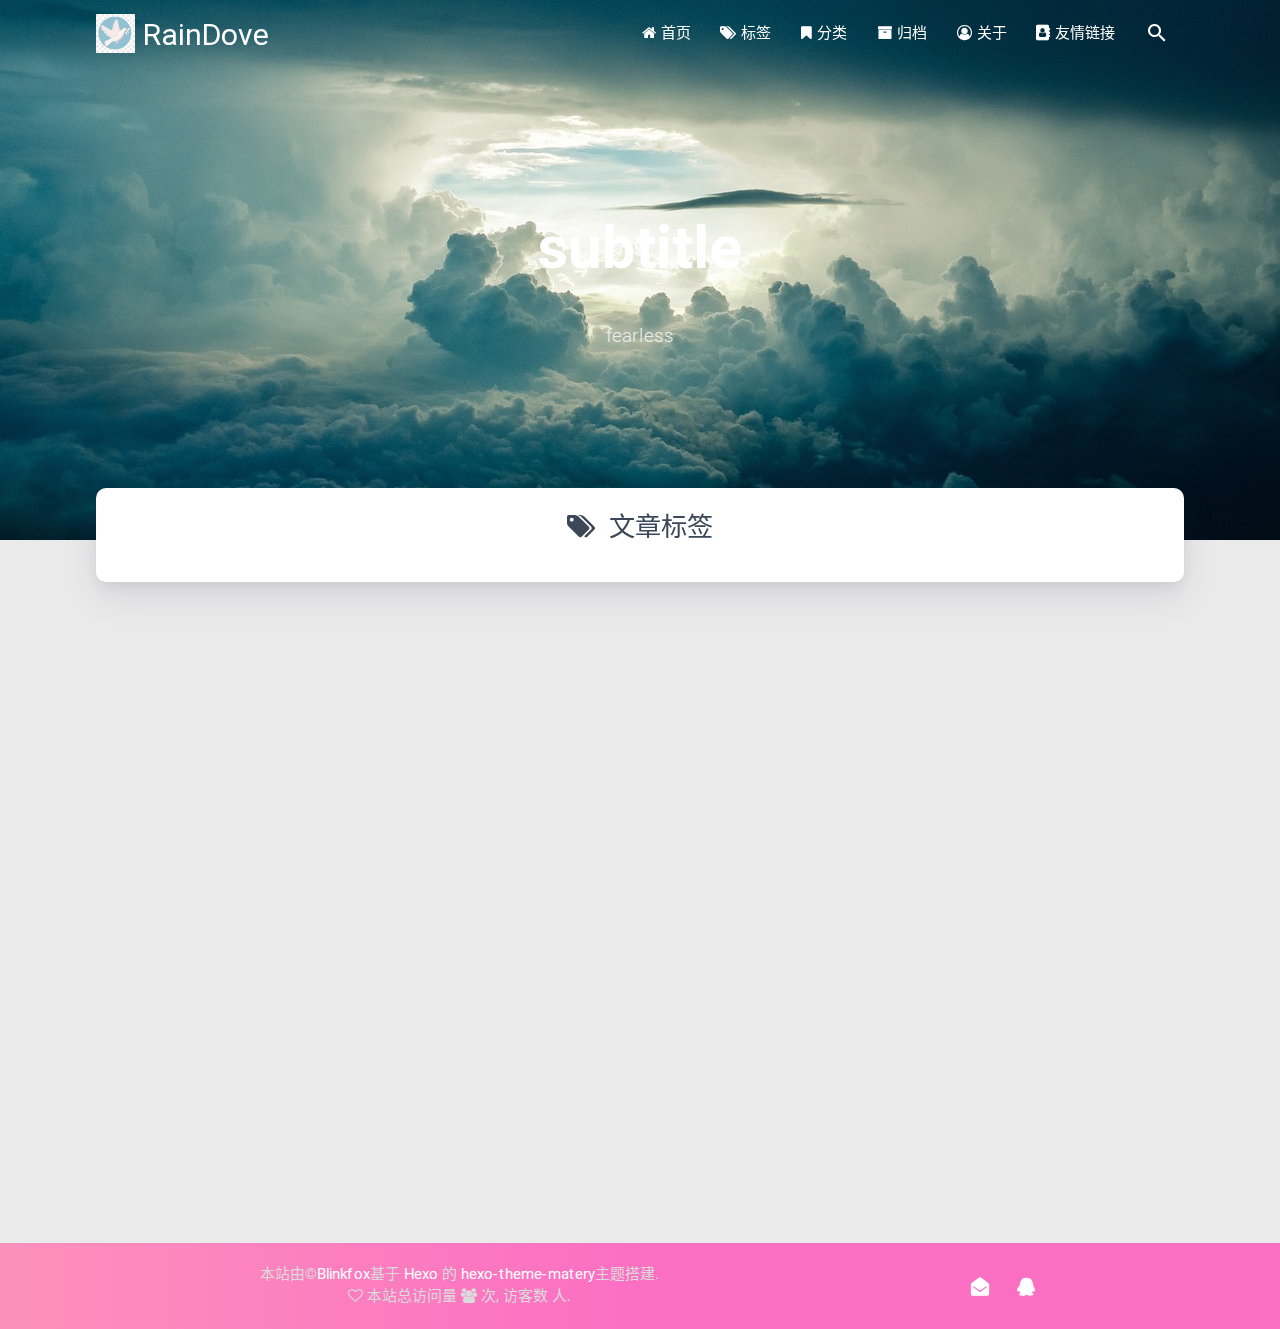
<file: tags/index.html>
<!DOCTYPE HTML>
<html lang="zh-CN">


<head>
    <meta charset="utf-8">
    <meta name="keywords" content="标签, RainDove">
    <meta name="description" content="标签 | RainDove">
    <meta http-equiv="X-UA-Compatible" content="IE=edge">
    <meta name="viewport" content="width=device-width, initial-scale=1.0">
    <meta name="renderer" content="webkit|ie-stand|ie-comp">
    <meta name="mobile-web-app-capable" content="yes">
    <meta name="format-detection" content="telephone=no">
    <meta name="apple-mobile-web-app-capable" content="yes">
    <meta name="apple-mobile-web-app-status-bar-style" content="black-translucent">
    <title>标签 | RainDove</title>
    <link rel="icon" type="image/png" href="/favicon.png">

    <link rel="stylesheet" type="text/css" href="/libs/awesome/css/font-awesome.min.css">
    <link rel="stylesheet" type="text/css" href="/libs/materialize/css/materialize.min.css">
    <link rel="stylesheet" type="text/css" href="/libs/aos/aos.css">
    <link rel="stylesheet" type="text/css" href="/libs/animate/animate.min.css">
    <link rel="stylesheet" type="text/css" href="/libs/lightGallery/css/lightgallery.min.css">
    <link rel="stylesheet" type="text/css" href="/css/matery.css">
    <link rel="stylesheet" type="text/css" href="/css/my.css">
    <style type="text/css">
        
    </style>

    <script src="/libs/jquery/jquery-2.2.0.min.js"></script>
<meta name="generator" content="Hexo 7.1.1"></head>


<body>

<header class="navbar-fixed">
    <nav id="headNav" class="bg-color nav-transparent">
        <div id="navContainer" class="container">
            <div class="nav-wrapper">
                <div class="brand-logo">
                    <a href="/" class="waves-effect waves-light">
                        
                        <img src="/medias/logo.png" class="logo-img hide-on-small-only">
                        
                        <span class="logo-span">RainDove</span>
                    </a>
                </div>
                

<a href="#" data-activates="mobile-nav" class="button-collapse"><i class="fa fa-navicon"></i></a>
<ul class="right">
    
    <li class="hide-on-med-and-down">
        <a href="/" class="waves-effect waves-light">
            
            <i class="fa fa-home"></i>
            
            <span>首页</span>
        </a>
    </li>
    
    <li class="hide-on-med-and-down">
        <a href="/tags" class="waves-effect waves-light">
            
            <i class="fa fa-tags"></i>
            
            <span>标签</span>
        </a>
    </li>
    
    <li class="hide-on-med-and-down">
        <a href="/categories" class="waves-effect waves-light">
            
            <i class="fa fa-bookmark"></i>
            
            <span>分类</span>
        </a>
    </li>
    
    <li class="hide-on-med-and-down">
        <a href="/archives" class="waves-effect waves-light">
            
            <i class="fa fa-archive"></i>
            
            <span>归档</span>
        </a>
    </li>
    
    <li class="hide-on-med-and-down">
        <a href="/about" class="waves-effect waves-light">
            
            <i class="fa fa-user-circle-o"></i>
            
            <span>关于</span>
        </a>
    </li>
    
    <li class="hide-on-med-and-down">
        <a href="/friends" class="waves-effect waves-light">
            
            <i class="fa fa-address-book"></i>
            
            <span>友情链接</span>
        </a>
    </li>
    
    <li>
        <a id="toggleSearch" class="waves-effect waves-light">
            <i id="searchIcon" class="mdi-action-search" title="搜索"></i>
        </a>
    </li>

</ul>

<div class="side-nav" id="mobile-nav">

    <div class="mobile-head bg-color">
        
        <img src="/medias/logo.png" class="logo-img circle responsive-img">
        
        <div class="logo-name">RainDove</div>
        <div class="logo-desc">
            
            fearless
            
        </div>
    </div>

    

    <ul class="menu-list mobile-menu-list">
        
        <li>
            <a href="/" class="waves-effect waves-light">
                
                <i class="fa fa-fw fa-home"></i>
                
                首页
            </a>
        </li>
        
        <li>
            <a href="/tags" class="waves-effect waves-light">
                
                <i class="fa fa-fw fa-tags"></i>
                
                标签
            </a>
        </li>
        
        <li>
            <a href="/categories" class="waves-effect waves-light">
                
                <i class="fa fa-fw fa-bookmark"></i>
                
                分类
            </a>
        </li>
        
        <li>
            <a href="/archives" class="waves-effect waves-light">
                
                <i class="fa fa-fw fa-archive"></i>
                
                归档
            </a>
        </li>
        
        <li>
            <a href="/about" class="waves-effect waves-light">
                
                <i class="fa fa-fw fa-user-circle-o"></i>
                
                关于
            </a>
        </li>
        
        <li>
            <a href="/friends" class="waves-effect waves-light">
                
                <i class="fa fa-fw fa-address-book"></i>
                
                友情链接
            </a>
        </li>
        
        
        <li><div class="divider"></div></li>
        <li>
            <a href="https://github.com/blinkfox/hexo-theme-matery" class="waves-effect waves-light" target="_blank">
                <i class="fa fa-github-square fa-fw"></i>Fork Me
            </a>
        </li>
        
    </ul>

    <div class="social-link">


    <a href="mailto:xxx@xx.xx" class="tooltipped" target="_blank" data-tooltip="邮件联系我" data-position="top" data-delay="50">
        <i class="fa fa-envelope-open"></i>
    </a>



    <a href="tencent://AddContact/?fromId=50&fromSubId=1&subcmd=all&uin=123123123" class="tooltipped" data-tooltip="QQ联系我: 123123123" data-position="top" data-delay="50">
        <i class="fa fa-qq"></i>
    </a>


</div>
</div>

            </div>
        </div>

        
        <style>
    .nav-transparent .github-corner {
        display: none !important;
    }

    .github-corner {
        position: absolute;
        z-index: 10;
        top: 0;
        right: 0;
        border: 0;
        transform: scale(1.1);
    }

    .github-corner svg {
        color: #0f9d58;
        fill: #fff;
        height: 64px;
        width: 64px;
    }

    .github-corner:hover .octo-arm {
        animation: a 0.56s ease-in-out;
    }

    .github-corner .octo-arm {
        animation: none;
    }

    @keyframes a {
        0%,
        to {
            transform: rotate(0);
        }
        20%,
        60% {
            transform: rotate(-25deg);
        }
        40%,
        80% {
            transform: rotate(10deg);
        }
    }
</style>

<a href="https://github.com/blinkfox/hexo-theme-matery" class="github-corner tooltipped hide-on-med-and-down" target="_blank"
   data-tooltip="Fork Me" data-position="left" data-delay="50">
    <svg viewBox="0 0 250 250" aria-hidden="true">
        <path d="M0,0 L115,115 L130,115 L142,142 L250,250 L250,0 Z"></path>
        <path d="M128.3,109.0 C113.8,99.7 119.0,89.6 119.0,89.6 C122.0,82.7 120.5,78.6 120.5,78.6 C119.2,72.0 123.4,76.3 123.4,76.3 C127.3,80.9 125.5,87.3 125.5,87.3 C122.9,97.6 130.6,101.9 134.4,103.2"
              fill="currentColor" style="transform-origin: 130px 106px;" class="octo-arm"></path>
        <path d="M115.0,115.0 C114.9,115.1 118.7,116.5 119.8,115.4 L133.7,101.6 C136.9,99.2 139.9,98.4 142.2,98.6 C133.8,88.0 127.5,74.4 143.8,58.0 C148.5,53.4 154.0,51.2 159.7,51.0 C160.3,49.4 163.2,43.6 171.4,40.1 C171.4,40.1 176.1,42.5 178.8,56.2 C183.1,58.6 187.2,61.8 190.9,65.4 C194.5,69.0 197.7,73.2 200.1,77.6 C213.8,80.2 216.3,84.9 216.3,84.9 C212.7,93.1 206.9,96.0 205.4,96.6 C205.1,102.4 203.0,107.8 198.3,112.5 C181.9,128.9 168.3,122.5 157.7,114.1 C157.9,116.9 156.7,120.9 152.7,124.9 L141.0,136.5 C139.8,137.7 141.6,141.9 141.8,141.8 Z"
              fill="currentColor" class="octo-body"></path>
    </svg>
</a>
        
    </nav>
</header>

<div class="bg-cover  about-cover" style="background-image: url('/medias/cover.jpg')">
    <div class="container">
        <div class="row">
            <div class="col s10 offset-s1 m8 offset-m2 l8 offset-l2">
                <div class="brand">
                    <div class="title center-align">
                    
                        subtitle
                    
                    </div>

                    <div class="description center-align">
                    
                        fearless
                    
                    </div>
                </div>
            </div>
        </div>
        
    </div>
</div>

<script>
// Dynamically switch banner pictures every day.
$('.bg-cover').css('background-image', 'url(/medias/banner/' + new Date().getDay() + '.jpg)');
</script>

<main class="content">

    

<div id="tags" class="container chip-container">
    <div class="card">
        <div class="card-content">
            <div class="tag-title center-align">
                <i class="fa fa-tags"></i>&nbsp;&nbsp;文章标签
            </div>
            <div class="tag-chips">
                
            </div>
        </div>
    </div>
</div>

    

</main>

<footer class="page-footer bg-color">
    <div class="container row center-align">
        <div class="col s12 m8 l8 copy-right">
            本站由&copy;<a href="https://blinkfox.github.io/" target="_blank">Blinkfox</a>基于
            <a href="https://hexo.io/" target="_blank">Hexo</a> 的
            <a href="https://github.com/blinkfox/hexo-theme-matery" target="_blank">hexo-theme-matery</a>主题搭建.

            

            
			
                <br>
                
                <span id="busuanzi_container_site_pv">
                    <i class="fa fa-heart-o"></i>
                    本站总访问量 <span id="busuanzi_value_site_pv" class="white-color"></span>
                </span>
                
                
                <span id="busuanzi_container_site_uv">
                    <i class="fa fa-users"></i>
                    次,&nbsp;访客数 <span id="busuanzi_value_site_uv" class="white-color"></span> 人.
                </span>
                
            
        </div>
        <div class="col s12 m4 l4 social-link social-statis">


    <a href="mailto:xxx@xx.xx" class="tooltipped" target="_blank" data-tooltip="邮件联系我" data-position="top" data-delay="50">
        <i class="fa fa-envelope-open"></i>
    </a>



    <a href="tencent://AddContact/?fromId=50&fromSubId=1&subcmd=all&uin=123123123" class="tooltipped" data-tooltip="QQ联系我: 123123123" data-position="top" data-delay="50">
        <i class="fa fa-qq"></i>
    </a>


</div>
    </div>
</footer>

<div class="progress-bar"></div>


<!-- 搜索遮罩框 -->
<div id="searchModal" class="modal">
    <div class="modal-content">
        <div class="search-header">
            <span class="title"><i class="fa fa-search"></i>&nbsp;&nbsp;搜索</span>
            <input type="search" id="searchInput" name="s" placeholder="请输入搜索的关键字"
                   class="search-input" autofocus="">
        </div>
        <div id="searchResult"></div>
    </div>
</div>

<script src="/js/search.js"></script>
<script type="text/javascript">
    searchFunc("/" + "search.xml", 'searchInput', 'searchResult');
</script>
<!-- 回到顶部按钮 -->
<div id="backTop" class="top-scroll">
    <a class="btn-floating btn-large waves-effect waves-light" href="#!">
        <i class="fa fa-angle-up"></i>
    </a>
</div>


<script src="/libs/materialize/js/materialize.min.js"></script>
<script src="/libs/masonry/masonry.pkgd.min.js"></script>
<script src="/libs/aos/aos.js"></script>
<script src="/libs/scrollprogress/scrollProgress.min.js"></script>
<script src="/libs/lightGallery/js/lightgallery-all.min.js"></script>
<script src="/js/matery.js"></script>

<!-- Global site tag (gtag.js) - Google Analytics -->



    <script src="/libs/others/clicklove.js"></script>


    <script async src="/libs/others/busuanzi.pure.mini.js"></script>


<script type="text/javascript">
    var OriginTitile = document.title,
        st;
    document.addEventListener("visibilitychange", function () {
        document.hidden ? (document.title = "写离开页面标题显示的内容", clearTimeout(st)) : (document.title =
            "写进入页面标题显示的内容", st = setTimeout(function () {
                document.title = OriginTitile
            }, 3e3))
    })
</script      

<script src="/live2dw/lib/L2Dwidget.min.js?094cbace49a39548bed64abff5988b05"></script><script>L2Dwidget.init({"log":false,"pluginJsPath":"lib/","pluginModelPath":"assets/","pluginRootPath":"live2dw/","tagMode":false});</script></body>
</html>
</file>
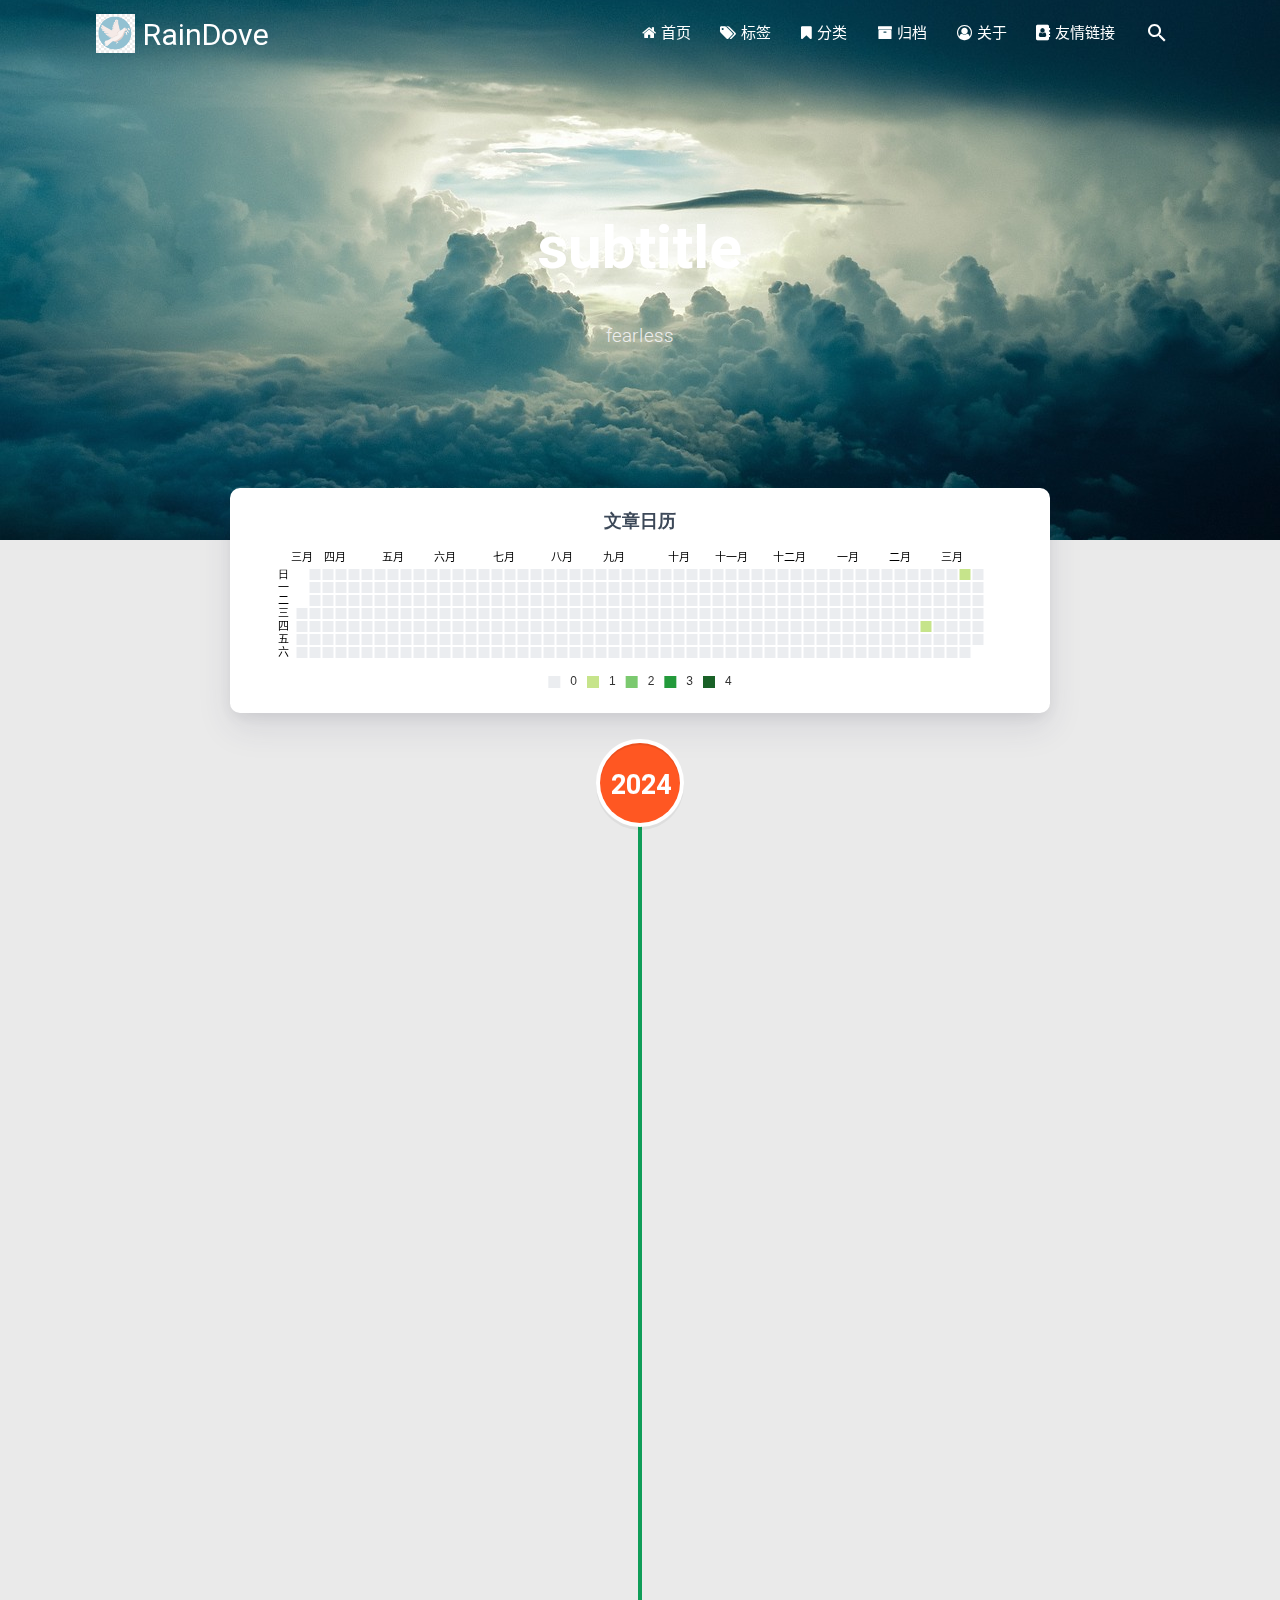
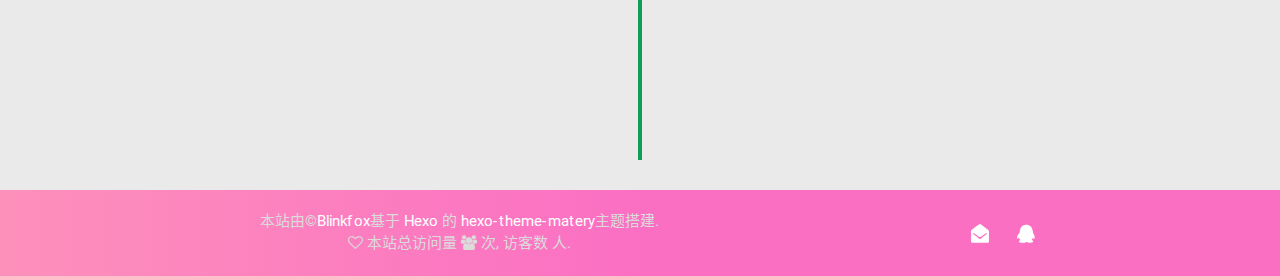
<file: archives/2024/index.html>
<!DOCTYPE HTML>
<html lang="zh-CN">


<head>
    <meta charset="utf-8">
    <meta name="keywords" content="归档: 2024, RainDove">
    <meta name="description" content="归档: 2024 | RainDove">
    <meta http-equiv="X-UA-Compatible" content="IE=edge">
    <meta name="viewport" content="width=device-width, initial-scale=1.0">
    <meta name="renderer" content="webkit|ie-stand|ie-comp">
    <meta name="mobile-web-app-capable" content="yes">
    <meta name="format-detection" content="telephone=no">
    <meta name="apple-mobile-web-app-capable" content="yes">
    <meta name="apple-mobile-web-app-status-bar-style" content="black-translucent">
    <title>归档: 2024 | RainDove</title>
    <link rel="icon" type="image/png" href="/favicon.png">

    <link rel="stylesheet" type="text/css" href="/libs/awesome/css/font-awesome.min.css">
    <link rel="stylesheet" type="text/css" href="/libs/materialize/css/materialize.min.css">
    <link rel="stylesheet" type="text/css" href="/libs/aos/aos.css">
    <link rel="stylesheet" type="text/css" href="/libs/animate/animate.min.css">
    <link rel="stylesheet" type="text/css" href="/libs/lightGallery/css/lightgallery.min.css">
    <link rel="stylesheet" type="text/css" href="/css/matery.css">
    <link rel="stylesheet" type="text/css" href="/css/my.css">
    <style type="text/css">
        
    </style>

    <script src="/libs/jquery/jquery-2.2.0.min.js"></script>
<meta name="generator" content="Hexo 7.1.1"></head>


<body>

<header class="navbar-fixed">
    <nav id="headNav" class="bg-color nav-transparent">
        <div id="navContainer" class="container">
            <div class="nav-wrapper">
                <div class="brand-logo">
                    <a href="/" class="waves-effect waves-light">
                        
                        <img src="/medias/logo.png" class="logo-img hide-on-small-only">
                        
                        <span class="logo-span">RainDove</span>
                    </a>
                </div>
                

<a href="#" data-activates="mobile-nav" class="button-collapse"><i class="fa fa-navicon"></i></a>
<ul class="right">
    
    <li class="hide-on-med-and-down">
        <a href="/" class="waves-effect waves-light">
            
            <i class="fa fa-home"></i>
            
            <span>首页</span>
        </a>
    </li>
    
    <li class="hide-on-med-and-down">
        <a href="/tags" class="waves-effect waves-light">
            
            <i class="fa fa-tags"></i>
            
            <span>标签</span>
        </a>
    </li>
    
    <li class="hide-on-med-and-down">
        <a href="/categories" class="waves-effect waves-light">
            
            <i class="fa fa-bookmark"></i>
            
            <span>分类</span>
        </a>
    </li>
    
    <li class="hide-on-med-and-down">
        <a href="/archives" class="waves-effect waves-light">
            
            <i class="fa fa-archive"></i>
            
            <span>归档</span>
        </a>
    </li>
    
    <li class="hide-on-med-and-down">
        <a href="/about" class="waves-effect waves-light">
            
            <i class="fa fa-user-circle-o"></i>
            
            <span>关于</span>
        </a>
    </li>
    
    <li class="hide-on-med-and-down">
        <a href="/friends" class="waves-effect waves-light">
            
            <i class="fa fa-address-book"></i>
            
            <span>友情链接</span>
        </a>
    </li>
    
    <li>
        <a id="toggleSearch" class="waves-effect waves-light">
            <i id="searchIcon" class="mdi-action-search" title="搜索"></i>
        </a>
    </li>

</ul>

<div class="side-nav" id="mobile-nav">

    <div class="mobile-head bg-color">
        
        <img src="/medias/logo.png" class="logo-img circle responsive-img">
        
        <div class="logo-name">RainDove</div>
        <div class="logo-desc">
            
            fearless
            
        </div>
    </div>

    

    <ul class="menu-list mobile-menu-list">
        
        <li>
            <a href="/" class="waves-effect waves-light">
                
                <i class="fa fa-fw fa-home"></i>
                
                首页
            </a>
        </li>
        
        <li>
            <a href="/tags" class="waves-effect waves-light">
                
                <i class="fa fa-fw fa-tags"></i>
                
                标签
            </a>
        </li>
        
        <li>
            <a href="/categories" class="waves-effect waves-light">
                
                <i class="fa fa-fw fa-bookmark"></i>
                
                分类
            </a>
        </li>
        
        <li>
            <a href="/archives" class="waves-effect waves-light">
                
                <i class="fa fa-fw fa-archive"></i>
                
                归档
            </a>
        </li>
        
        <li>
            <a href="/about" class="waves-effect waves-light">
                
                <i class="fa fa-fw fa-user-circle-o"></i>
                
                关于
            </a>
        </li>
        
        <li>
            <a href="/friends" class="waves-effect waves-light">
                
                <i class="fa fa-fw fa-address-book"></i>
                
                友情链接
            </a>
        </li>
        
        
        <li><div class="divider"></div></li>
        <li>
            <a href="https://github.com/blinkfox/hexo-theme-matery" class="waves-effect waves-light" target="_blank">
                <i class="fa fa-github-square fa-fw"></i>Fork Me
            </a>
        </li>
        
    </ul>

    <div class="social-link">


    <a href="mailto:xxx@xx.xx" class="tooltipped" target="_blank" data-tooltip="邮件联系我" data-position="top" data-delay="50">
        <i class="fa fa-envelope-open"></i>
    </a>



    <a href="tencent://AddContact/?fromId=50&fromSubId=1&subcmd=all&uin=123123123" class="tooltipped" data-tooltip="QQ联系我: 123123123" data-position="top" data-delay="50">
        <i class="fa fa-qq"></i>
    </a>


</div>
</div>

            </div>
        </div>

        
        <style>
    .nav-transparent .github-corner {
        display: none !important;
    }

    .github-corner {
        position: absolute;
        z-index: 10;
        top: 0;
        right: 0;
        border: 0;
        transform: scale(1.1);
    }

    .github-corner svg {
        color: #0f9d58;
        fill: #fff;
        height: 64px;
        width: 64px;
    }

    .github-corner:hover .octo-arm {
        animation: a 0.56s ease-in-out;
    }

    .github-corner .octo-arm {
        animation: none;
    }

    @keyframes a {
        0%,
        to {
            transform: rotate(0);
        }
        20%,
        60% {
            transform: rotate(-25deg);
        }
        40%,
        80% {
            transform: rotate(10deg);
        }
    }
</style>

<a href="https://github.com/blinkfox/hexo-theme-matery" class="github-corner tooltipped hide-on-med-and-down" target="_blank"
   data-tooltip="Fork Me" data-position="left" data-delay="50">
    <svg viewBox="0 0 250 250" aria-hidden="true">
        <path d="M0,0 L115,115 L130,115 L142,142 L250,250 L250,0 Z"></path>
        <path d="M128.3,109.0 C113.8,99.7 119.0,89.6 119.0,89.6 C122.0,82.7 120.5,78.6 120.5,78.6 C119.2,72.0 123.4,76.3 123.4,76.3 C127.3,80.9 125.5,87.3 125.5,87.3 C122.9,97.6 130.6,101.9 134.4,103.2"
              fill="currentColor" style="transform-origin: 130px 106px;" class="octo-arm"></path>
        <path d="M115.0,115.0 C114.9,115.1 118.7,116.5 119.8,115.4 L133.7,101.6 C136.9,99.2 139.9,98.4 142.2,98.6 C133.8,88.0 127.5,74.4 143.8,58.0 C148.5,53.4 154.0,51.2 159.7,51.0 C160.3,49.4 163.2,43.6 171.4,40.1 C171.4,40.1 176.1,42.5 178.8,56.2 C183.1,58.6 187.2,61.8 190.9,65.4 C194.5,69.0 197.7,73.2 200.1,77.6 C213.8,80.2 216.3,84.9 216.3,84.9 C212.7,93.1 206.9,96.0 205.4,96.6 C205.1,102.4 203.0,107.8 198.3,112.5 C181.9,128.9 168.3,122.5 157.7,114.1 C157.9,116.9 156.7,120.9 152.7,124.9 L141.0,136.5 C139.8,137.7 141.6,141.9 141.8,141.8 Z"
              fill="currentColor" class="octo-body"></path>
    </svg>
</a>
        
    </nav>
</header>

<div class="bg-cover  about-cover" style="background-image: url('/medias/cover.jpg')">
    <div class="container">
        <div class="row">
            <div class="col s10 offset-s1 m8 offset-m2 l8 offset-l2">
                <div class="brand">
                    <div class="title center-align">
                    
                        subtitle
                    
                    </div>

                    <div class="description center-align">
                    
                        fearless
                    
                    </div>
                </div>
            </div>
        </div>
        
    </div>
</div>

<script>
// Dynamically switch banner pictures every day.
$('.bg-cover').css('background-image', 'url(/medias/banner/' + new Date().getDay() + '.jpg)');
</script>

<main class="content">

    
    <div class="container archive-calendar">
    <div class="card">
        <div id="post-calendar" class="card-content"></div>
    </div>
</div>

<script type="text/javascript" src="/libs/echarts/echarts.min.js"></script>
<script type="text/javascript">
    let myChart = echarts.init(document.getElementById('post-calendar'));

    

    let option = {
        title: {
            top: 0,
            text: '文章日历',
            left: 'center',
            textStyle: {
                color: '#3C4858'
            }
        },
        tooltip: {
            padding: 10,
            backgroundColor: '#555',
            borderColor: '#777',
            borderWidth: 1,
            formatter: function (obj) {
                var value = obj.value;
                return '<div style="font-size: 14px;">' + value[0] + '：' + value[1] + '</div>';
            }
        },
        visualMap: {
            show: true,
            showLabel: true,
            categories: [0, 1, 2, 3, 4],
            calculable: true,
            inRange: {
                symbol: 'rect',
                color: ['#ebedf0', '#c6e48b', '#7bc96f', '#239a3b', '#196127']
            },
            itemWidth: 12,
            itemHeight: 12,
            orient: 'horizontal',
            left: 'center',
            bottom: 0
        },
        calendar: [{
            left: 'center',
            range: ["2023-03-29", "2024-03-29"],
            cellSize: [13, 13],
            splitLine: {
                show: false
            },
            itemStyle: {
                borderColor: '#fff',
                borderWidth: 2
            },
            yearLabel: {
                show: false
            },
            monthLabel: {
                nameMap: 'cn',
                fontSize: 11
            },
            dayLabel: {
                formatter: '{start}  1st',
                nameMap: 'cn',
                fontSize: 11
            }
        }],
        series: [{
            type: 'heatmap',
            coordinateSystem: 'calendar',
            calendarIndex: 0,
            data: [["2023-03-29", 0], ["2023-03-30", 0], ["2023-03-31", 0], ["2023-04-01", 0], ["2023-04-02", 0], ["2023-04-03", 0], ["2023-04-04", 0], ["2023-04-05", 0], ["2023-04-06", 0], ["2023-04-07", 0], ["2023-04-08", 0], ["2023-04-09", 0], ["2023-04-10", 0], ["2023-04-11", 0], ["2023-04-12", 0], ["2023-04-13", 0], ["2023-04-14", 0], ["2023-04-15", 0], ["2023-04-16", 0], ["2023-04-17", 0], ["2023-04-18", 0], ["2023-04-19", 0], ["2023-04-20", 0], ["2023-04-21", 0], ["2023-04-22", 0], ["2023-04-23", 0], ["2023-04-24", 0], ["2023-04-25", 0], ["2023-04-26", 0], ["2023-04-27", 0], ["2023-04-28", 0], ["2023-04-29", 0], ["2023-04-30", 0], ["2023-05-01", 0], ["2023-05-02", 0], ["2023-05-03", 0], ["2023-05-04", 0], ["2023-05-05", 0], ["2023-05-06", 0], ["2023-05-07", 0], ["2023-05-08", 0], ["2023-05-09", 0], ["2023-05-10", 0], ["2023-05-11", 0], ["2023-05-12", 0], ["2023-05-13", 0], ["2023-05-14", 0], ["2023-05-15", 0], ["2023-05-16", 0], ["2023-05-17", 0], ["2023-05-18", 0], ["2023-05-19", 0], ["2023-05-20", 0], ["2023-05-21", 0], ["2023-05-22", 0], ["2023-05-23", 0], ["2023-05-24", 0], ["2023-05-25", 0], ["2023-05-26", 0], ["2023-05-27", 0], ["2023-05-28", 0], ["2023-05-29", 0], ["2023-05-30", 0], ["2023-05-31", 0], ["2023-06-01", 0], ["2023-06-02", 0], ["2023-06-03", 0], ["2023-06-04", 0], ["2023-06-05", 0], ["2023-06-06", 0], ["2023-06-07", 0], ["2023-06-08", 0], ["2023-06-09", 0], ["2023-06-10", 0], ["2023-06-11", 0], ["2023-06-12", 0], ["2023-06-13", 0], ["2023-06-14", 0], ["2023-06-15", 0], ["2023-06-16", 0], ["2023-06-17", 0], ["2023-06-18", 0], ["2023-06-19", 0], ["2023-06-20", 0], ["2023-06-21", 0], ["2023-06-22", 0], ["2023-06-23", 0], ["2023-06-24", 0], ["2023-06-25", 0], ["2023-06-26", 0], ["2023-06-27", 0], ["2023-06-28", 0], ["2023-06-29", 0], ["2023-06-30", 0], ["2023-07-01", 0], ["2023-07-02", 0], ["2023-07-03", 0], ["2023-07-04", 0], ["2023-07-05", 0], ["2023-07-06", 0], ["2023-07-07", 0], ["2023-07-08", 0], ["2023-07-09", 0], ["2023-07-10", 0], ["2023-07-11", 0], ["2023-07-12", 0], ["2023-07-13", 0], ["2023-07-14", 0], ["2023-07-15", 0], ["2023-07-16", 0], ["2023-07-17", 0], ["2023-07-18", 0], ["2023-07-19", 0], ["2023-07-20", 0], ["2023-07-21", 0], ["2023-07-22", 0], ["2023-07-23", 0], ["2023-07-24", 0], ["2023-07-25", 0], ["2023-07-26", 0], ["2023-07-27", 0], ["2023-07-28", 0], ["2023-07-29", 0], ["2023-07-30", 0], ["2023-07-31", 0], ["2023-08-01", 0], ["2023-08-02", 0], ["2023-08-03", 0], ["2023-08-04", 0], ["2023-08-05", 0], ["2023-08-06", 0], ["2023-08-07", 0], ["2023-08-08", 0], ["2023-08-09", 0], ["2023-08-10", 0], ["2023-08-11", 0], ["2023-08-12", 0], ["2023-08-13", 0], ["2023-08-14", 0], ["2023-08-15", 0], ["2023-08-16", 0], ["2023-08-17", 0], ["2023-08-18", 0], ["2023-08-19", 0], ["2023-08-20", 0], ["2023-08-21", 0], ["2023-08-22", 0], ["2023-08-23", 0], ["2023-08-24", 0], ["2023-08-25", 0], ["2023-08-26", 0], ["2023-08-27", 0], ["2023-08-28", 0], ["2023-08-29", 0], ["2023-08-30", 0], ["2023-08-31", 0], ["2023-09-01", 0], ["2023-09-02", 0], ["2023-09-03", 0], ["2023-09-04", 0], ["2023-09-05", 0], ["2023-09-06", 0], ["2023-09-07", 0], ["2023-09-08", 0], ["2023-09-09", 0], ["2023-09-10", 0], ["2023-09-11", 0], ["2023-09-12", 0], ["2023-09-13", 0], ["2023-09-14", 0], ["2023-09-15", 0], ["2023-09-16", 0], ["2023-09-17", 0], ["2023-09-18", 0], ["2023-09-19", 0], ["2023-09-20", 0], ["2023-09-21", 0], ["2023-09-22", 0], ["2023-09-23", 0], ["2023-09-24", 0], ["2023-09-25", 0], ["2023-09-26", 0], ["2023-09-27", 0], ["2023-09-28", 0], ["2023-09-29", 0], ["2023-09-30", 0], ["2023-10-01", 0], ["2023-10-02", 0], ["2023-10-03", 0], ["2023-10-04", 0], ["2023-10-05", 0], ["2023-10-06", 0], ["2023-10-07", 0], ["2023-10-08", 0], ["2023-10-09", 0], ["2023-10-10", 0], ["2023-10-11", 0], ["2023-10-12", 0], ["2023-10-13", 0], ["2023-10-14", 0], ["2023-10-15", 0], ["2023-10-16", 0], ["2023-10-17", 0], ["2023-10-18", 0], ["2023-10-19", 0], ["2023-10-20", 0], ["2023-10-21", 0], ["2023-10-22", 0], ["2023-10-23", 0], ["2023-10-24", 0], ["2023-10-25", 0], ["2023-10-26", 0], ["2023-10-27", 0], ["2023-10-28", 0], ["2023-10-29", 0], ["2023-10-30", 0], ["2023-10-31", 0], ["2023-11-01", 0], ["2023-11-02", 0], ["2023-11-03", 0], ["2023-11-04", 0], ["2023-11-05", 0], ["2023-11-06", 0], ["2023-11-07", 0], ["2023-11-08", 0], ["2023-11-09", 0], ["2023-11-10", 0], ["2023-11-11", 0], ["2023-11-12", 0], ["2023-11-13", 0], ["2023-11-14", 0], ["2023-11-15", 0], ["2023-11-16", 0], ["2023-11-17", 0], ["2023-11-18", 0], ["2023-11-19", 0], ["2023-11-20", 0], ["2023-11-21", 0], ["2023-11-22", 0], ["2023-11-23", 0], ["2023-11-24", 0], ["2023-11-25", 0], ["2023-11-26", 0], ["2023-11-27", 0], ["2023-11-28", 0], ["2023-11-29", 0], ["2023-11-30", 0], ["2023-12-01", 0], ["2023-12-02", 0], ["2023-12-03", 0], ["2023-12-04", 0], ["2023-12-05", 0], ["2023-12-06", 0], ["2023-12-07", 0], ["2023-12-08", 0], ["2023-12-09", 0], ["2023-12-10", 0], ["2023-12-11", 0], ["2023-12-12", 0], ["2023-12-13", 0], ["2023-12-14", 0], ["2023-12-15", 0], ["2023-12-16", 0], ["2023-12-17", 0], ["2023-12-18", 0], ["2023-12-19", 0], ["2023-12-20", 0], ["2023-12-21", 0], ["2023-12-22", 0], ["2023-12-23", 0], ["2023-12-24", 0], ["2023-12-25", 0], ["2023-12-26", 0], ["2023-12-27", 0], ["2023-12-28", 0], ["2023-12-29", 0], ["2023-12-30", 0], ["2023-12-31", 0], ["2024-01-01", 0], ["2024-01-02", 0], ["2024-01-03", 0], ["2024-01-04", 0], ["2024-01-05", 0], ["2024-01-06", 0], ["2024-01-07", 0], ["2024-01-08", 0], ["2024-01-09", 0], ["2024-01-10", 0], ["2024-01-11", 0], ["2024-01-12", 0], ["2024-01-13", 0], ["2024-01-14", 0], ["2024-01-15", 0], ["2024-01-16", 0], ["2024-01-17", 0], ["2024-01-18", 0], ["2024-01-19", 0], ["2024-01-20", 0], ["2024-01-21", 0], ["2024-01-22", 0], ["2024-01-23", 0], ["2024-01-24", 0], ["2024-01-25", 0], ["2024-01-26", 0], ["2024-01-27", 0], ["2024-01-28", 0], ["2024-01-29", 0], ["2024-01-30", 0], ["2024-01-31", 0], ["2024-02-01", 0], ["2024-02-02", 0], ["2024-02-03", 0], ["2024-02-04", 0], ["2024-02-05", 0], ["2024-02-06", 0], ["2024-02-07", 0], ["2024-02-08", 0], ["2024-02-09", 0], ["2024-02-10", 0], ["2024-02-11", 0], ["2024-02-12", 0], ["2024-02-13", 0], ["2024-02-14", 0], ["2024-02-15", 0], ["2024-02-16", 0], ["2024-02-17", 0], ["2024-02-18", 0], ["2024-02-19", 0], ["2024-02-20", 0], ["2024-02-21", 0], ["2024-02-22", 0], ["2024-02-23", 0], ["2024-02-24", 0], ["2024-02-25", 0], ["2024-02-26", 0], ["2024-02-27", 0], ["2024-02-28", 0], ["2024-02-29", 1], ["2024-03-01", 0], ["2024-03-02", 0], ["2024-03-03", 0], ["2024-03-04", 0], ["2024-03-05", 0], ["2024-03-06", 0], ["2024-03-07", 0], ["2024-03-08", 0], ["2024-03-09", 0], ["2024-03-10", 0], ["2024-03-11", 0], ["2024-03-12", 0], ["2024-03-13", 0], ["2024-03-14", 0], ["2024-03-15", 0], ["2024-03-16", 0], ["2024-03-17", 1], ["2024-03-18", 0], ["2024-03-19", 0], ["2024-03-20", 0], ["2024-03-21", 0], ["2024-03-22", 0], ["2024-03-23", 0], ["2024-03-24", 0], ["2024-03-25", 0], ["2024-03-26", 0], ["2024-03-27", 0], ["2024-03-28", 0], ["2024-03-29", 0]]
        }]

    };

    myChart.setOption(option);
</script>
    

    

    <div id="cd-timeline" class="container">
        
        <div class="cd-timeline-block">

            
            
            
            <div class="cd-timeline-img year" data-aos="zoom-in-up">
                <a href="/archives/2024">2024</a>
            </div>
            

            
            
            
            <div class="cd-timeline-img month" data-aos="zoom-in-up">
                <a href="/archives/2024/03">03</a>
            </div>
            

            
            <div class="cd-timeline-img day" data-aos="zoom-in-up">
                <span>17</span>
            </div>
            <article class="cd-timeline-content" data-aos="fade-up">
                <div class="article col s12 m6">
                    <div class="card">
                        <a href="/2024/03/17/hello-world/">
                            <div class="card-image">
                                
                                
                                <img src="/medias/featureimages/12.jpg" class="responsive-img" alt="Hello World">
                                
                                <span class="card-title">Hello World</span>
                            </div>
                        </a>
                        <div class="card-content article-content">
                            <div class="summary">
                                
                                    Welcome to Hexo! This is your very first post. Check documentation for more info
                                
                            </div>
                            <div class="publish-info">
                                <span class="publish-date">
                                    <i class="fa fa-clock-o fa-fw icon-date"></i>2024-03-17
                                </span>
                                <span class="publish-author">
                                    
                                    <i class="fa fa-user fa-fw"></i>
                                    歌歌
                                    
                                </span>
                            </div>
                        </div>

                        
                    </div>
                </div>
            </article>
        </div>
        
        <div class="cd-timeline-block">

            
            

            
            
            
            <div class="cd-timeline-img month" data-aos="zoom-in-up">
                <a href="/archives/2024/02">02</a>
            </div>
            

            
            <div class="cd-timeline-img day" data-aos="zoom-in-up">
                <span>29</span>
            </div>
            <article class="cd-timeline-content" data-aos="fade-up">
                <div class="article col s12 m6">
                    <div class="card">
                        <a href="/2024/02/29/just-for-test/">
                            <div class="card-image">
                                
                                
                                <img src="/medias/featureimages/21.jpg" class="responsive-img" alt="just for test">
                                
                                <span class="card-title">just for test</span>
                            </div>
                        </a>
                        <div class="card-content article-content">
                            <div class="summary">
                                
                                    just for test!!今天是我第一次在这里发博客！！好激动！
                                
                            </div>
                            <div class="publish-info">
                                <span class="publish-date">
                                    <i class="fa fa-clock-o fa-fw icon-date"></i>2024-02-29
                                </span>
                                <span class="publish-author">
                                    
                                    <i class="fa fa-user fa-fw"></i>
                                    歌歌
                                    
                                </span>
                            </div>
                        </div>

                        
                        <div class="card-action article-tags">
                            
                            <a href="/tags/hexo/"><span class="chip bg-color">hexo</span></a>
                            
                        </div>
                        
                    </div>
                </div>
            </article>
        </div>
        
    </div>

</main>


<footer class="page-footer bg-color">
    <div class="container row center-align">
        <div class="col s12 m8 l8 copy-right">
            本站由&copy;<a href="https://blinkfox.github.io/" target="_blank">Blinkfox</a>基于
            <a href="https://hexo.io/" target="_blank">Hexo</a> 的
            <a href="https://github.com/blinkfox/hexo-theme-matery" target="_blank">hexo-theme-matery</a>主题搭建.

            

            
			
                <br>
                
                <span id="busuanzi_container_site_pv">
                    <i class="fa fa-heart-o"></i>
                    本站总访问量 <span id="busuanzi_value_site_pv" class="white-color"></span>
                </span>
                
                
                <span id="busuanzi_container_site_uv">
                    <i class="fa fa-users"></i>
                    次,&nbsp;访客数 <span id="busuanzi_value_site_uv" class="white-color"></span> 人.
                </span>
                
            
        </div>
        <div class="col s12 m4 l4 social-link social-statis">


    <a href="mailto:xxx@xx.xx" class="tooltipped" target="_blank" data-tooltip="邮件联系我" data-position="top" data-delay="50">
        <i class="fa fa-envelope-open"></i>
    </a>



    <a href="tencent://AddContact/?fromId=50&fromSubId=1&subcmd=all&uin=123123123" class="tooltipped" data-tooltip="QQ联系我: 123123123" data-position="top" data-delay="50">
        <i class="fa fa-qq"></i>
    </a>


</div>
    </div>
</footer>

<div class="progress-bar"></div>


<!-- 搜索遮罩框 -->
<div id="searchModal" class="modal">
    <div class="modal-content">
        <div class="search-header">
            <span class="title"><i class="fa fa-search"></i>&nbsp;&nbsp;搜索</span>
            <input type="search" id="searchInput" name="s" placeholder="请输入搜索的关键字"
                   class="search-input" autofocus="">
        </div>
        <div id="searchResult"></div>
    </div>
</div>

<script src="/js/search.js"></script>
<script type="text/javascript">
    searchFunc("/" + "search.xml", 'searchInput', 'searchResult');
</script>
<!-- 回到顶部按钮 -->
<div id="backTop" class="top-scroll">
    <a class="btn-floating btn-large waves-effect waves-light" href="#!">
        <i class="fa fa-angle-up"></i>
    </a>
</div>


<script src="/libs/materialize/js/materialize.min.js"></script>
<script src="/libs/masonry/masonry.pkgd.min.js"></script>
<script src="/libs/aos/aos.js"></script>
<script src="/libs/scrollprogress/scrollProgress.min.js"></script>
<script src="/libs/lightGallery/js/lightgallery-all.min.js"></script>
<script src="/js/matery.js"></script>

<!-- Global site tag (gtag.js) - Google Analytics -->



    <script src="/libs/others/clicklove.js"></script>


    <script async src="/libs/others/busuanzi.pure.mini.js"></script>


<script type="text/javascript">
    var OriginTitile = document.title,
        st;
    document.addEventListener("visibilitychange", function () {
        document.hidden ? (document.title = "写离开页面标题显示的内容", clearTimeout(st)) : (document.title =
            "写进入页面标题显示的内容", st = setTimeout(function () {
                document.title = OriginTitile
            }, 3e3))
    })
</script      

<script src="/live2dw/lib/L2Dwidget.min.js?094cbace49a39548bed64abff5988b05"></script><script>L2Dwidget.init({"log":false,"pluginJsPath":"lib/","pluginModelPath":"assets/","pluginRootPath":"live2dw/","tagMode":false});</script></body>
</html>
</file>
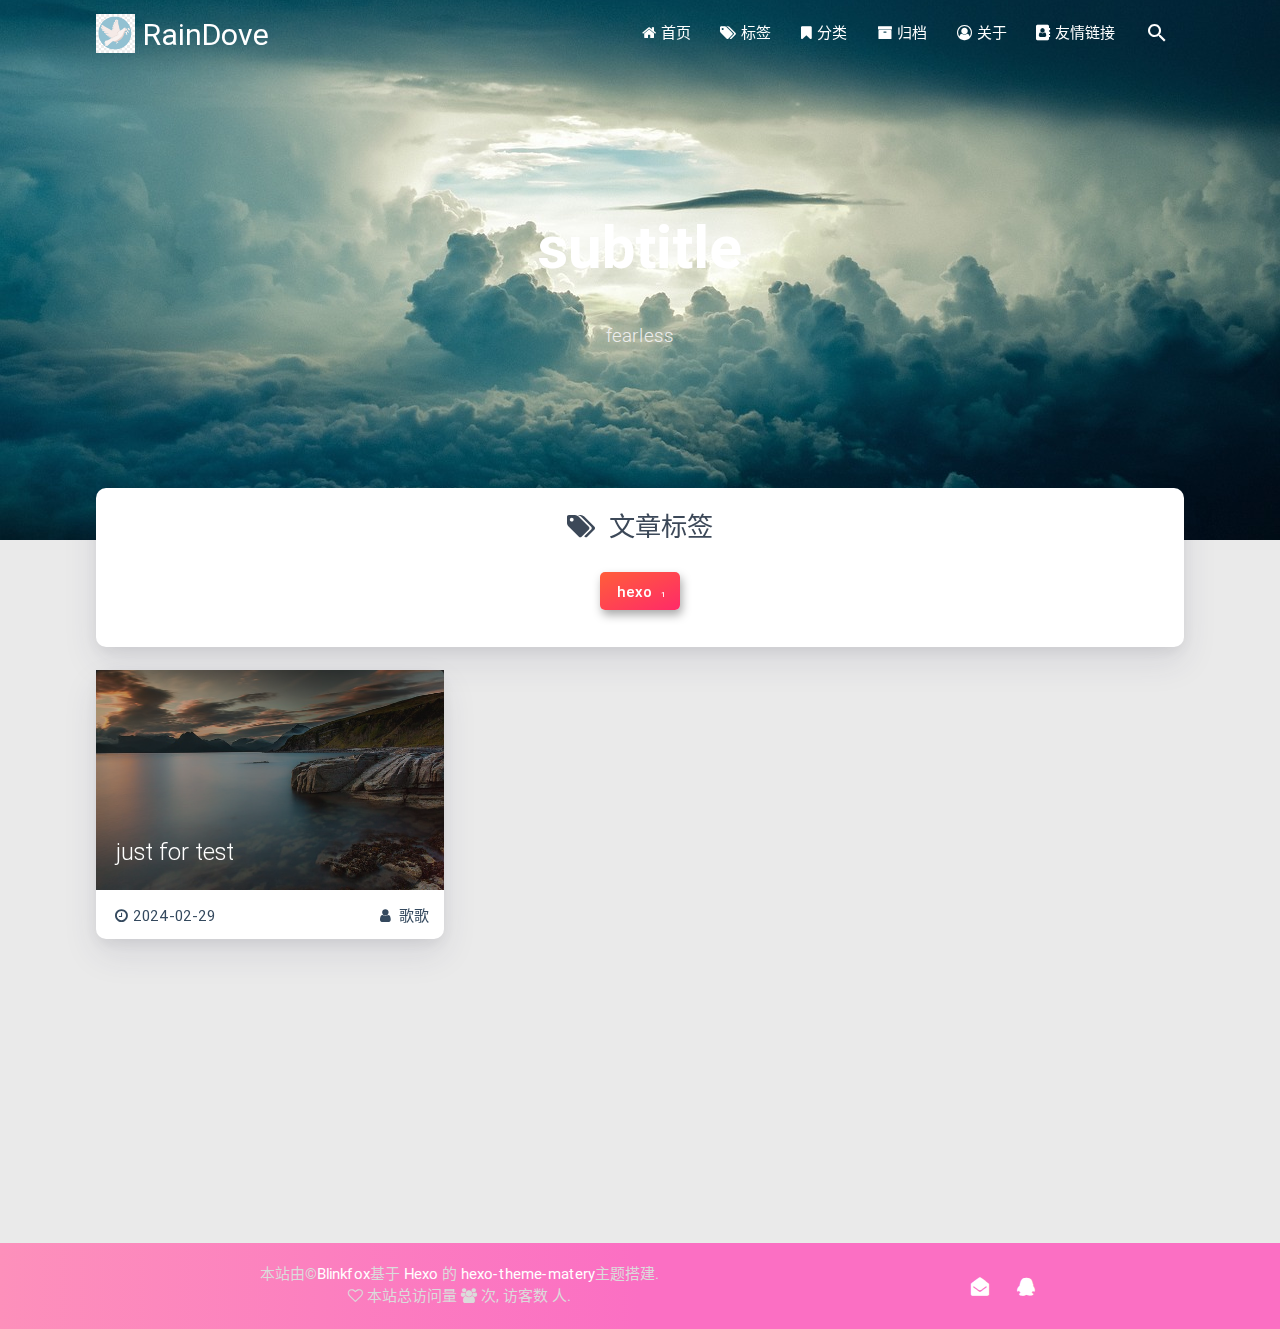
<file: tags/hexo/index.html>
<!DOCTYPE HTML>
<html lang="zh-CN">


<head>
    <meta charset="utf-8">
    <meta name="keywords" content="标签: hexo, RainDove">
    <meta name="description" content="标签: hexo | RainDove">
    <meta http-equiv="X-UA-Compatible" content="IE=edge">
    <meta name="viewport" content="width=device-width, initial-scale=1.0">
    <meta name="renderer" content="webkit|ie-stand|ie-comp">
    <meta name="mobile-web-app-capable" content="yes">
    <meta name="format-detection" content="telephone=no">
    <meta name="apple-mobile-web-app-capable" content="yes">
    <meta name="apple-mobile-web-app-status-bar-style" content="black-translucent">
    <title>标签: hexo | RainDove</title>
    <link rel="icon" type="image/png" href="/favicon.png">

    <link rel="stylesheet" type="text/css" href="/libs/awesome/css/font-awesome.min.css">
    <link rel="stylesheet" type="text/css" href="/libs/materialize/css/materialize.min.css">
    <link rel="stylesheet" type="text/css" href="/libs/aos/aos.css">
    <link rel="stylesheet" type="text/css" href="/libs/animate/animate.min.css">
    <link rel="stylesheet" type="text/css" href="/libs/lightGallery/css/lightgallery.min.css">
    <link rel="stylesheet" type="text/css" href="/css/matery.css">
    <link rel="stylesheet" type="text/css" href="/css/my.css">
    <style type="text/css">
        
    </style>

    <script src="/libs/jquery/jquery-2.2.0.min.js"></script>
<meta name="generator" content="Hexo 7.1.1"></head>


<body>

<header class="navbar-fixed">
    <nav id="headNav" class="bg-color nav-transparent">
        <div id="navContainer" class="container">
            <div class="nav-wrapper">
                <div class="brand-logo">
                    <a href="/" class="waves-effect waves-light">
                        
                        <img src="/medias/logo.png" class="logo-img hide-on-small-only">
                        
                        <span class="logo-span">RainDove</span>
                    </a>
                </div>
                

<a href="#" data-activates="mobile-nav" class="button-collapse"><i class="fa fa-navicon"></i></a>
<ul class="right">
    
    <li class="hide-on-med-and-down">
        <a href="/" class="waves-effect waves-light">
            
            <i class="fa fa-home"></i>
            
            <span>首页</span>
        </a>
    </li>
    
    <li class="hide-on-med-and-down">
        <a href="/tags" class="waves-effect waves-light">
            
            <i class="fa fa-tags"></i>
            
            <span>标签</span>
        </a>
    </li>
    
    <li class="hide-on-med-and-down">
        <a href="/categories" class="waves-effect waves-light">
            
            <i class="fa fa-bookmark"></i>
            
            <span>分类</span>
        </a>
    </li>
    
    <li class="hide-on-med-and-down">
        <a href="/archives" class="waves-effect waves-light">
            
            <i class="fa fa-archive"></i>
            
            <span>归档</span>
        </a>
    </li>
    
    <li class="hide-on-med-and-down">
        <a href="/about" class="waves-effect waves-light">
            
            <i class="fa fa-user-circle-o"></i>
            
            <span>关于</span>
        </a>
    </li>
    
    <li class="hide-on-med-and-down">
        <a href="/friends" class="waves-effect waves-light">
            
            <i class="fa fa-address-book"></i>
            
            <span>友情链接</span>
        </a>
    </li>
    
    <li>
        <a id="toggleSearch" class="waves-effect waves-light">
            <i id="searchIcon" class="mdi-action-search" title="搜索"></i>
        </a>
    </li>

</ul>

<div class="side-nav" id="mobile-nav">

    <div class="mobile-head bg-color">
        
        <img src="/medias/logo.png" class="logo-img circle responsive-img">
        
        <div class="logo-name">RainDove</div>
        <div class="logo-desc">
            
            fearless
            
        </div>
    </div>

    

    <ul class="menu-list mobile-menu-list">
        
        <li>
            <a href="/" class="waves-effect waves-light">
                
                <i class="fa fa-fw fa-home"></i>
                
                首页
            </a>
        </li>
        
        <li>
            <a href="/tags" class="waves-effect waves-light">
                
                <i class="fa fa-fw fa-tags"></i>
                
                标签
            </a>
        </li>
        
        <li>
            <a href="/categories" class="waves-effect waves-light">
                
                <i class="fa fa-fw fa-bookmark"></i>
                
                分类
            </a>
        </li>
        
        <li>
            <a href="/archives" class="waves-effect waves-light">
                
                <i class="fa fa-fw fa-archive"></i>
                
                归档
            </a>
        </li>
        
        <li>
            <a href="/about" class="waves-effect waves-light">
                
                <i class="fa fa-fw fa-user-circle-o"></i>
                
                关于
            </a>
        </li>
        
        <li>
            <a href="/friends" class="waves-effect waves-light">
                
                <i class="fa fa-fw fa-address-book"></i>
                
                友情链接
            </a>
        </li>
        
        
        <li><div class="divider"></div></li>
        <li>
            <a href="https://github.com/blinkfox/hexo-theme-matery" class="waves-effect waves-light" target="_blank">
                <i class="fa fa-github-square fa-fw"></i>Fork Me
            </a>
        </li>
        
    </ul>

    <div class="social-link">


    <a href="mailto:xxx@xx.xx" class="tooltipped" target="_blank" data-tooltip="邮件联系我" data-position="top" data-delay="50">
        <i class="fa fa-envelope-open"></i>
    </a>



    <a href="tencent://AddContact/?fromId=50&fromSubId=1&subcmd=all&uin=123123123" class="tooltipped" data-tooltip="QQ联系我: 123123123" data-position="top" data-delay="50">
        <i class="fa fa-qq"></i>
    </a>


</div>
</div>

            </div>
        </div>

        
        <style>
    .nav-transparent .github-corner {
        display: none !important;
    }

    .github-corner {
        position: absolute;
        z-index: 10;
        top: 0;
        right: 0;
        border: 0;
        transform: scale(1.1);
    }

    .github-corner svg {
        color: #0f9d58;
        fill: #fff;
        height: 64px;
        width: 64px;
    }

    .github-corner:hover .octo-arm {
        animation: a 0.56s ease-in-out;
    }

    .github-corner .octo-arm {
        animation: none;
    }

    @keyframes a {
        0%,
        to {
            transform: rotate(0);
        }
        20%,
        60% {
            transform: rotate(-25deg);
        }
        40%,
        80% {
            transform: rotate(10deg);
        }
    }
</style>

<a href="https://github.com/blinkfox/hexo-theme-matery" class="github-corner tooltipped hide-on-med-and-down" target="_blank"
   data-tooltip="Fork Me" data-position="left" data-delay="50">
    <svg viewBox="0 0 250 250" aria-hidden="true">
        <path d="M0,0 L115,115 L130,115 L142,142 L250,250 L250,0 Z"></path>
        <path d="M128.3,109.0 C113.8,99.7 119.0,89.6 119.0,89.6 C122.0,82.7 120.5,78.6 120.5,78.6 C119.2,72.0 123.4,76.3 123.4,76.3 C127.3,80.9 125.5,87.3 125.5,87.3 C122.9,97.6 130.6,101.9 134.4,103.2"
              fill="currentColor" style="transform-origin: 130px 106px;" class="octo-arm"></path>
        <path d="M115.0,115.0 C114.9,115.1 118.7,116.5 119.8,115.4 L133.7,101.6 C136.9,99.2 139.9,98.4 142.2,98.6 C133.8,88.0 127.5,74.4 143.8,58.0 C148.5,53.4 154.0,51.2 159.7,51.0 C160.3,49.4 163.2,43.6 171.4,40.1 C171.4,40.1 176.1,42.5 178.8,56.2 C183.1,58.6 187.2,61.8 190.9,65.4 C194.5,69.0 197.7,73.2 200.1,77.6 C213.8,80.2 216.3,84.9 216.3,84.9 C212.7,93.1 206.9,96.0 205.4,96.6 C205.1,102.4 203.0,107.8 198.3,112.5 C181.9,128.9 168.3,122.5 157.7,114.1 C157.9,116.9 156.7,120.9 152.7,124.9 L141.0,136.5 C139.8,137.7 141.6,141.9 141.8,141.8 Z"
              fill="currentColor" class="octo-body"></path>
    </svg>
</a>
        
    </nav>
</header>

<div class="bg-cover  about-cover" style="background-image: url('/medias/cover.jpg')">
    <div class="container">
        <div class="row">
            <div class="col s10 offset-s1 m8 offset-m2 l8 offset-l2">
                <div class="brand">
                    <div class="title center-align">
                    
                        subtitle
                    
                    </div>

                    <div class="description center-align">
                    
                        fearless
                    
                    </div>
                </div>
            </div>
        </div>
        
    </div>
</div>

<script>
// Dynamically switch banner pictures every day.
$('.bg-cover').css('background-image', 'url(/medias/banner/' + new Date().getDay() + '.jpg)');
</script>

<main class="content">

    

<div id="tags" class="container chip-container">
    <div class="card">
        <div class="card-content">
            <div class="tag-title center-align">
                <i class="fa fa-tags"></i>&nbsp;&nbsp;文章标签
            </div>
            <div class="tag-chips">
                
                
                <a href="/tags/hexo/" title="hexo: 1">
                    <span class="chip center-align waves-effect waves-light
                             chip-active "
                            data-tagname="hexo" style="background-color: #F9EBEA;">hexo
                        <span class="tag-length">1</span>
                    </span>
                </a>
                
            </div>
        </div>
    </div>
</div>

    <div class="container">
        

        <article>
            <div class="row tags-posts">
                
                
                <div class="article tag-post col s12 m6 l4" data-tags="hexo" data-aos="fade-up">
                    <div class="card">
                        <a href="/2024/02/29/just-for-test/">
                            <div class="card-image tag-image">
                                
                                
                                <img src="/medias/featureimages/21.jpg" class="responsive-img" alt="just for test">
                                
                                <span class="card-title">just for test</span>
                            </div>
                        </a>
                        <div class="card-content article-content">
                            <div class="publish-info">
                                <span class="publish-date">
                                    <i class="fa fa-clock-o fa-fw icon-date"></i>2024-02-29
                                </span>
                                <span class="publish-author">
                                    
                                    <i class="fa fa-user fa-fw"></i>
                                    歌歌
                                    
                                </span>
                            </div>
                        </div>
                    </div>
                </div>
                
            </div>
        </article>
    </div>
</main>


<footer class="page-footer bg-color">
    <div class="container row center-align">
        <div class="col s12 m8 l8 copy-right">
            本站由&copy;<a href="https://blinkfox.github.io/" target="_blank">Blinkfox</a>基于
            <a href="https://hexo.io/" target="_blank">Hexo</a> 的
            <a href="https://github.com/blinkfox/hexo-theme-matery" target="_blank">hexo-theme-matery</a>主题搭建.

            

            
			
                <br>
                
                <span id="busuanzi_container_site_pv">
                    <i class="fa fa-heart-o"></i>
                    本站总访问量 <span id="busuanzi_value_site_pv" class="white-color"></span>
                </span>
                
                
                <span id="busuanzi_container_site_uv">
                    <i class="fa fa-users"></i>
                    次,&nbsp;访客数 <span id="busuanzi_value_site_uv" class="white-color"></span> 人.
                </span>
                
            
        </div>
        <div class="col s12 m4 l4 social-link social-statis">


    <a href="mailto:xxx@xx.xx" class="tooltipped" target="_blank" data-tooltip="邮件联系我" data-position="top" data-delay="50">
        <i class="fa fa-envelope-open"></i>
    </a>



    <a href="tencent://AddContact/?fromId=50&fromSubId=1&subcmd=all&uin=123123123" class="tooltipped" data-tooltip="QQ联系我: 123123123" data-position="top" data-delay="50">
        <i class="fa fa-qq"></i>
    </a>


</div>
    </div>
</footer>

<div class="progress-bar"></div>


<!-- 搜索遮罩框 -->
<div id="searchModal" class="modal">
    <div class="modal-content">
        <div class="search-header">
            <span class="title"><i class="fa fa-search"></i>&nbsp;&nbsp;搜索</span>
            <input type="search" id="searchInput" name="s" placeholder="请输入搜索的关键字"
                   class="search-input" autofocus="">
        </div>
        <div id="searchResult"></div>
    </div>
</div>

<script src="/js/search.js"></script>
<script type="text/javascript">
    searchFunc("/" + "search.xml", 'searchInput', 'searchResult');
</script>
<!-- 回到顶部按钮 -->
<div id="backTop" class="top-scroll">
    <a class="btn-floating btn-large waves-effect waves-light" href="#!">
        <i class="fa fa-angle-up"></i>
    </a>
</div>


<script src="/libs/materialize/js/materialize.min.js"></script>
<script src="/libs/masonry/masonry.pkgd.min.js"></script>
<script src="/libs/aos/aos.js"></script>
<script src="/libs/scrollprogress/scrollProgress.min.js"></script>
<script src="/libs/lightGallery/js/lightgallery-all.min.js"></script>
<script src="/js/matery.js"></script>

<!-- Global site tag (gtag.js) - Google Analytics -->



    <script src="/libs/others/clicklove.js"></script>


    <script async src="/libs/others/busuanzi.pure.mini.js"></script>


<script type="text/javascript">
    var OriginTitile = document.title,
        st;
    document.addEventListener("visibilitychange", function () {
        document.hidden ? (document.title = "写离开页面标题显示的内容", clearTimeout(st)) : (document.title =
            "写进入页面标题显示的内容", st = setTimeout(function () {
                document.title = OriginTitile
            }, 3e3))
    })
</script      

<script src="/live2dw/lib/L2Dwidget.min.js?094cbace49a39548bed64abff5988b05"></script><script>L2Dwidget.init({"log":false,"pluginJsPath":"lib/","pluginModelPath":"assets/","pluginRootPath":"live2dw/","tagMode":false});</script></body>
</html>
</file>
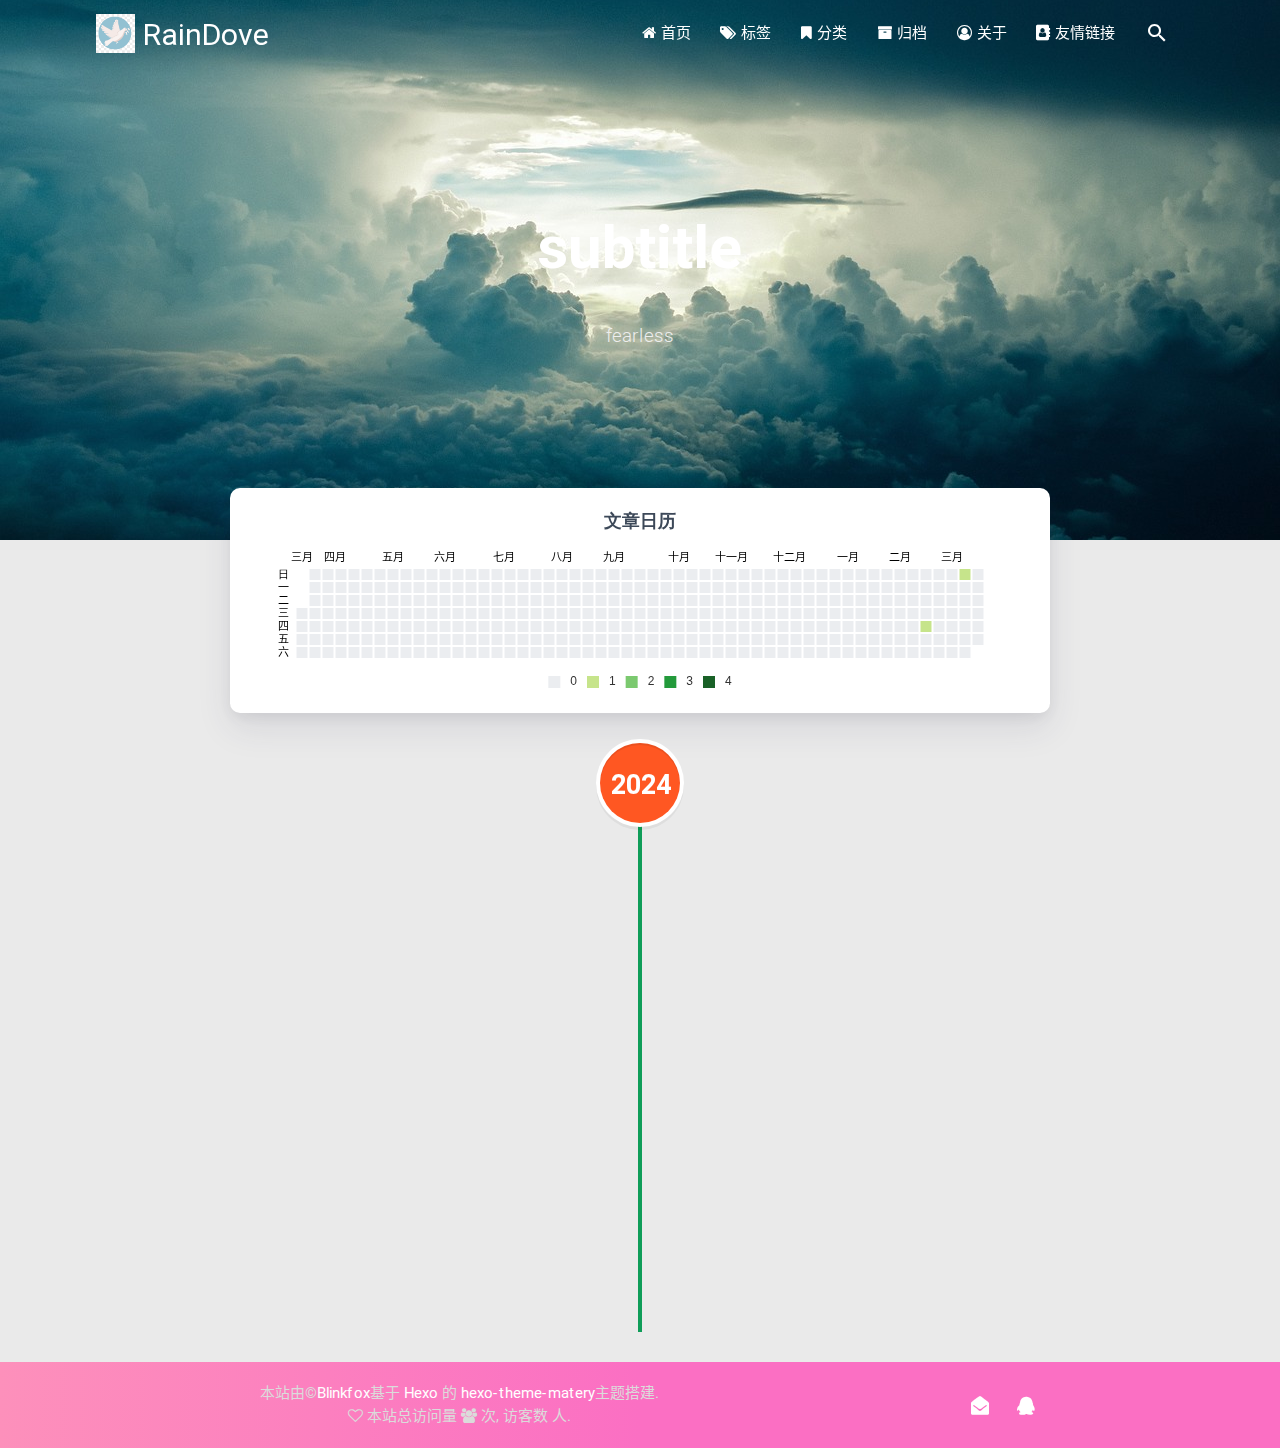
<file: archives/2024/02/index.html>
<!DOCTYPE HTML>
<html lang="zh-CN">


<head>
    <meta charset="utf-8">
    <meta name="keywords" content="归档: 2024/2, RainDove">
    <meta name="description" content="归档: 2024/2 | RainDove">
    <meta http-equiv="X-UA-Compatible" content="IE=edge">
    <meta name="viewport" content="width=device-width, initial-scale=1.0">
    <meta name="renderer" content="webkit|ie-stand|ie-comp">
    <meta name="mobile-web-app-capable" content="yes">
    <meta name="format-detection" content="telephone=no">
    <meta name="apple-mobile-web-app-capable" content="yes">
    <meta name="apple-mobile-web-app-status-bar-style" content="black-translucent">
    <title>归档: 2024/2 | RainDove</title>
    <link rel="icon" type="image/png" href="/favicon.png">

    <link rel="stylesheet" type="text/css" href="/libs/awesome/css/font-awesome.min.css">
    <link rel="stylesheet" type="text/css" href="/libs/materialize/css/materialize.min.css">
    <link rel="stylesheet" type="text/css" href="/libs/aos/aos.css">
    <link rel="stylesheet" type="text/css" href="/libs/animate/animate.min.css">
    <link rel="stylesheet" type="text/css" href="/libs/lightGallery/css/lightgallery.min.css">
    <link rel="stylesheet" type="text/css" href="/css/matery.css">
    <link rel="stylesheet" type="text/css" href="/css/my.css">
    <style type="text/css">
        
    </style>

    <script src="/libs/jquery/jquery-2.2.0.min.js"></script>
<meta name="generator" content="Hexo 7.1.1"></head>


<body>

<header class="navbar-fixed">
    <nav id="headNav" class="bg-color nav-transparent">
        <div id="navContainer" class="container">
            <div class="nav-wrapper">
                <div class="brand-logo">
                    <a href="/" class="waves-effect waves-light">
                        
                        <img src="/medias/logo.png" class="logo-img hide-on-small-only">
                        
                        <span class="logo-span">RainDove</span>
                    </a>
                </div>
                

<a href="#" data-activates="mobile-nav" class="button-collapse"><i class="fa fa-navicon"></i></a>
<ul class="right">
    
    <li class="hide-on-med-and-down">
        <a href="/" class="waves-effect waves-light">
            
            <i class="fa fa-home"></i>
            
            <span>首页</span>
        </a>
    </li>
    
    <li class="hide-on-med-and-down">
        <a href="/tags" class="waves-effect waves-light">
            
            <i class="fa fa-tags"></i>
            
            <span>标签</span>
        </a>
    </li>
    
    <li class="hide-on-med-and-down">
        <a href="/categories" class="waves-effect waves-light">
            
            <i class="fa fa-bookmark"></i>
            
            <span>分类</span>
        </a>
    </li>
    
    <li class="hide-on-med-and-down">
        <a href="/archives" class="waves-effect waves-light">
            
            <i class="fa fa-archive"></i>
            
            <span>归档</span>
        </a>
    </li>
    
    <li class="hide-on-med-and-down">
        <a href="/about" class="waves-effect waves-light">
            
            <i class="fa fa-user-circle-o"></i>
            
            <span>关于</span>
        </a>
    </li>
    
    <li class="hide-on-med-and-down">
        <a href="/friends" class="waves-effect waves-light">
            
            <i class="fa fa-address-book"></i>
            
            <span>友情链接</span>
        </a>
    </li>
    
    <li>
        <a id="toggleSearch" class="waves-effect waves-light">
            <i id="searchIcon" class="mdi-action-search" title="搜索"></i>
        </a>
    </li>

</ul>

<div class="side-nav" id="mobile-nav">

    <div class="mobile-head bg-color">
        
        <img src="/medias/logo.png" class="logo-img circle responsive-img">
        
        <div class="logo-name">RainDove</div>
        <div class="logo-desc">
            
            fearless
            
        </div>
    </div>

    

    <ul class="menu-list mobile-menu-list">
        
        <li>
            <a href="/" class="waves-effect waves-light">
                
                <i class="fa fa-fw fa-home"></i>
                
                首页
            </a>
        </li>
        
        <li>
            <a href="/tags" class="waves-effect waves-light">
                
                <i class="fa fa-fw fa-tags"></i>
                
                标签
            </a>
        </li>
        
        <li>
            <a href="/categories" class="waves-effect waves-light">
                
                <i class="fa fa-fw fa-bookmark"></i>
                
                分类
            </a>
        </li>
        
        <li>
            <a href="/archives" class="waves-effect waves-light">
                
                <i class="fa fa-fw fa-archive"></i>
                
                归档
            </a>
        </li>
        
        <li>
            <a href="/about" class="waves-effect waves-light">
                
                <i class="fa fa-fw fa-user-circle-o"></i>
                
                关于
            </a>
        </li>
        
        <li>
            <a href="/friends" class="waves-effect waves-light">
                
                <i class="fa fa-fw fa-address-book"></i>
                
                友情链接
            </a>
        </li>
        
        
        <li><div class="divider"></div></li>
        <li>
            <a href="https://github.com/blinkfox/hexo-theme-matery" class="waves-effect waves-light" target="_blank">
                <i class="fa fa-github-square fa-fw"></i>Fork Me
            </a>
        </li>
        
    </ul>

    <div class="social-link">


    <a href="mailto:xxx@xx.xx" class="tooltipped" target="_blank" data-tooltip="邮件联系我" data-position="top" data-delay="50">
        <i class="fa fa-envelope-open"></i>
    </a>



    <a href="tencent://AddContact/?fromId=50&fromSubId=1&subcmd=all&uin=123123123" class="tooltipped" data-tooltip="QQ联系我: 123123123" data-position="top" data-delay="50">
        <i class="fa fa-qq"></i>
    </a>


</div>
</div>

            </div>
        </div>

        
        <style>
    .nav-transparent .github-corner {
        display: none !important;
    }

    .github-corner {
        position: absolute;
        z-index: 10;
        top: 0;
        right: 0;
        border: 0;
        transform: scale(1.1);
    }

    .github-corner svg {
        color: #0f9d58;
        fill: #fff;
        height: 64px;
        width: 64px;
    }

    .github-corner:hover .octo-arm {
        animation: a 0.56s ease-in-out;
    }

    .github-corner .octo-arm {
        animation: none;
    }

    @keyframes a {
        0%,
        to {
            transform: rotate(0);
        }
        20%,
        60% {
            transform: rotate(-25deg);
        }
        40%,
        80% {
            transform: rotate(10deg);
        }
    }
</style>

<a href="https://github.com/blinkfox/hexo-theme-matery" class="github-corner tooltipped hide-on-med-and-down" target="_blank"
   data-tooltip="Fork Me" data-position="left" data-delay="50">
    <svg viewBox="0 0 250 250" aria-hidden="true">
        <path d="M0,0 L115,115 L130,115 L142,142 L250,250 L250,0 Z"></path>
        <path d="M128.3,109.0 C113.8,99.7 119.0,89.6 119.0,89.6 C122.0,82.7 120.5,78.6 120.5,78.6 C119.2,72.0 123.4,76.3 123.4,76.3 C127.3,80.9 125.5,87.3 125.5,87.3 C122.9,97.6 130.6,101.9 134.4,103.2"
              fill="currentColor" style="transform-origin: 130px 106px;" class="octo-arm"></path>
        <path d="M115.0,115.0 C114.9,115.1 118.7,116.5 119.8,115.4 L133.7,101.6 C136.9,99.2 139.9,98.4 142.2,98.6 C133.8,88.0 127.5,74.4 143.8,58.0 C148.5,53.4 154.0,51.2 159.7,51.0 C160.3,49.4 163.2,43.6 171.4,40.1 C171.4,40.1 176.1,42.5 178.8,56.2 C183.1,58.6 187.2,61.8 190.9,65.4 C194.5,69.0 197.7,73.2 200.1,77.6 C213.8,80.2 216.3,84.9 216.3,84.9 C212.7,93.1 206.9,96.0 205.4,96.6 C205.1,102.4 203.0,107.8 198.3,112.5 C181.9,128.9 168.3,122.5 157.7,114.1 C157.9,116.9 156.7,120.9 152.7,124.9 L141.0,136.5 C139.8,137.7 141.6,141.9 141.8,141.8 Z"
              fill="currentColor" class="octo-body"></path>
    </svg>
</a>
        
    </nav>
</header>

<div class="bg-cover  about-cover" style="background-image: url('/medias/cover.jpg')">
    <div class="container">
        <div class="row">
            <div class="col s10 offset-s1 m8 offset-m2 l8 offset-l2">
                <div class="brand">
                    <div class="title center-align">
                    
                        subtitle
                    
                    </div>

                    <div class="description center-align">
                    
                        fearless
                    
                    </div>
                </div>
            </div>
        </div>
        
    </div>
</div>

<script>
// Dynamically switch banner pictures every day.
$('.bg-cover').css('background-image', 'url(/medias/banner/' + new Date().getDay() + '.jpg)');
</script>

<main class="content">

    
    <div class="container archive-calendar">
    <div class="card">
        <div id="post-calendar" class="card-content"></div>
    </div>
</div>

<script type="text/javascript" src="/libs/echarts/echarts.min.js"></script>
<script type="text/javascript">
    let myChart = echarts.init(document.getElementById('post-calendar'));

    

    let option = {
        title: {
            top: 0,
            text: '文章日历',
            left: 'center',
            textStyle: {
                color: '#3C4858'
            }
        },
        tooltip: {
            padding: 10,
            backgroundColor: '#555',
            borderColor: '#777',
            borderWidth: 1,
            formatter: function (obj) {
                var value = obj.value;
                return '<div style="font-size: 14px;">' + value[0] + '：' + value[1] + '</div>';
            }
        },
        visualMap: {
            show: true,
            showLabel: true,
            categories: [0, 1, 2, 3, 4],
            calculable: true,
            inRange: {
                symbol: 'rect',
                color: ['#ebedf0', '#c6e48b', '#7bc96f', '#239a3b', '#196127']
            },
            itemWidth: 12,
            itemHeight: 12,
            orient: 'horizontal',
            left: 'center',
            bottom: 0
        },
        calendar: [{
            left: 'center',
            range: ["2023-03-29", "2024-03-29"],
            cellSize: [13, 13],
            splitLine: {
                show: false
            },
            itemStyle: {
                borderColor: '#fff',
                borderWidth: 2
            },
            yearLabel: {
                show: false
            },
            monthLabel: {
                nameMap: 'cn',
                fontSize: 11
            },
            dayLabel: {
                formatter: '{start}  1st',
                nameMap: 'cn',
                fontSize: 11
            }
        }],
        series: [{
            type: 'heatmap',
            coordinateSystem: 'calendar',
            calendarIndex: 0,
            data: [["2023-03-29", 0], ["2023-03-30", 0], ["2023-03-31", 0], ["2023-04-01", 0], ["2023-04-02", 0], ["2023-04-03", 0], ["2023-04-04", 0], ["2023-04-05", 0], ["2023-04-06", 0], ["2023-04-07", 0], ["2023-04-08", 0], ["2023-04-09", 0], ["2023-04-10", 0], ["2023-04-11", 0], ["2023-04-12", 0], ["2023-04-13", 0], ["2023-04-14", 0], ["2023-04-15", 0], ["2023-04-16", 0], ["2023-04-17", 0], ["2023-04-18", 0], ["2023-04-19", 0], ["2023-04-20", 0], ["2023-04-21", 0], ["2023-04-22", 0], ["2023-04-23", 0], ["2023-04-24", 0], ["2023-04-25", 0], ["2023-04-26", 0], ["2023-04-27", 0], ["2023-04-28", 0], ["2023-04-29", 0], ["2023-04-30", 0], ["2023-05-01", 0], ["2023-05-02", 0], ["2023-05-03", 0], ["2023-05-04", 0], ["2023-05-05", 0], ["2023-05-06", 0], ["2023-05-07", 0], ["2023-05-08", 0], ["2023-05-09", 0], ["2023-05-10", 0], ["2023-05-11", 0], ["2023-05-12", 0], ["2023-05-13", 0], ["2023-05-14", 0], ["2023-05-15", 0], ["2023-05-16", 0], ["2023-05-17", 0], ["2023-05-18", 0], ["2023-05-19", 0], ["2023-05-20", 0], ["2023-05-21", 0], ["2023-05-22", 0], ["2023-05-23", 0], ["2023-05-24", 0], ["2023-05-25", 0], ["2023-05-26", 0], ["2023-05-27", 0], ["2023-05-28", 0], ["2023-05-29", 0], ["2023-05-30", 0], ["2023-05-31", 0], ["2023-06-01", 0], ["2023-06-02", 0], ["2023-06-03", 0], ["2023-06-04", 0], ["2023-06-05", 0], ["2023-06-06", 0], ["2023-06-07", 0], ["2023-06-08", 0], ["2023-06-09", 0], ["2023-06-10", 0], ["2023-06-11", 0], ["2023-06-12", 0], ["2023-06-13", 0], ["2023-06-14", 0], ["2023-06-15", 0], ["2023-06-16", 0], ["2023-06-17", 0], ["2023-06-18", 0], ["2023-06-19", 0], ["2023-06-20", 0], ["2023-06-21", 0], ["2023-06-22", 0], ["2023-06-23", 0], ["2023-06-24", 0], ["2023-06-25", 0], ["2023-06-26", 0], ["2023-06-27", 0], ["2023-06-28", 0], ["2023-06-29", 0], ["2023-06-30", 0], ["2023-07-01", 0], ["2023-07-02", 0], ["2023-07-03", 0], ["2023-07-04", 0], ["2023-07-05", 0], ["2023-07-06", 0], ["2023-07-07", 0], ["2023-07-08", 0], ["2023-07-09", 0], ["2023-07-10", 0], ["2023-07-11", 0], ["2023-07-12", 0], ["2023-07-13", 0], ["2023-07-14", 0], ["2023-07-15", 0], ["2023-07-16", 0], ["2023-07-17", 0], ["2023-07-18", 0], ["2023-07-19", 0], ["2023-07-20", 0], ["2023-07-21", 0], ["2023-07-22", 0], ["2023-07-23", 0], ["2023-07-24", 0], ["2023-07-25", 0], ["2023-07-26", 0], ["2023-07-27", 0], ["2023-07-28", 0], ["2023-07-29", 0], ["2023-07-30", 0], ["2023-07-31", 0], ["2023-08-01", 0], ["2023-08-02", 0], ["2023-08-03", 0], ["2023-08-04", 0], ["2023-08-05", 0], ["2023-08-06", 0], ["2023-08-07", 0], ["2023-08-08", 0], ["2023-08-09", 0], ["2023-08-10", 0], ["2023-08-11", 0], ["2023-08-12", 0], ["2023-08-13", 0], ["2023-08-14", 0], ["2023-08-15", 0], ["2023-08-16", 0], ["2023-08-17", 0], ["2023-08-18", 0], ["2023-08-19", 0], ["2023-08-20", 0], ["2023-08-21", 0], ["2023-08-22", 0], ["2023-08-23", 0], ["2023-08-24", 0], ["2023-08-25", 0], ["2023-08-26", 0], ["2023-08-27", 0], ["2023-08-28", 0], ["2023-08-29", 0], ["2023-08-30", 0], ["2023-08-31", 0], ["2023-09-01", 0], ["2023-09-02", 0], ["2023-09-03", 0], ["2023-09-04", 0], ["2023-09-05", 0], ["2023-09-06", 0], ["2023-09-07", 0], ["2023-09-08", 0], ["2023-09-09", 0], ["2023-09-10", 0], ["2023-09-11", 0], ["2023-09-12", 0], ["2023-09-13", 0], ["2023-09-14", 0], ["2023-09-15", 0], ["2023-09-16", 0], ["2023-09-17", 0], ["2023-09-18", 0], ["2023-09-19", 0], ["2023-09-20", 0], ["2023-09-21", 0], ["2023-09-22", 0], ["2023-09-23", 0], ["2023-09-24", 0], ["2023-09-25", 0], ["2023-09-26", 0], ["2023-09-27", 0], ["2023-09-28", 0], ["2023-09-29", 0], ["2023-09-30", 0], ["2023-10-01", 0], ["2023-10-02", 0], ["2023-10-03", 0], ["2023-10-04", 0], ["2023-10-05", 0], ["2023-10-06", 0], ["2023-10-07", 0], ["2023-10-08", 0], ["2023-10-09", 0], ["2023-10-10", 0], ["2023-10-11", 0], ["2023-10-12", 0], ["2023-10-13", 0], ["2023-10-14", 0], ["2023-10-15", 0], ["2023-10-16", 0], ["2023-10-17", 0], ["2023-10-18", 0], ["2023-10-19", 0], ["2023-10-20", 0], ["2023-10-21", 0], ["2023-10-22", 0], ["2023-10-23", 0], ["2023-10-24", 0], ["2023-10-25", 0], ["2023-10-26", 0], ["2023-10-27", 0], ["2023-10-28", 0], ["2023-10-29", 0], ["2023-10-30", 0], ["2023-10-31", 0], ["2023-11-01", 0], ["2023-11-02", 0], ["2023-11-03", 0], ["2023-11-04", 0], ["2023-11-05", 0], ["2023-11-06", 0], ["2023-11-07", 0], ["2023-11-08", 0], ["2023-11-09", 0], ["2023-11-10", 0], ["2023-11-11", 0], ["2023-11-12", 0], ["2023-11-13", 0], ["2023-11-14", 0], ["2023-11-15", 0], ["2023-11-16", 0], ["2023-11-17", 0], ["2023-11-18", 0], ["2023-11-19", 0], ["2023-11-20", 0], ["2023-11-21", 0], ["2023-11-22", 0], ["2023-11-23", 0], ["2023-11-24", 0], ["2023-11-25", 0], ["2023-11-26", 0], ["2023-11-27", 0], ["2023-11-28", 0], ["2023-11-29", 0], ["2023-11-30", 0], ["2023-12-01", 0], ["2023-12-02", 0], ["2023-12-03", 0], ["2023-12-04", 0], ["2023-12-05", 0], ["2023-12-06", 0], ["2023-12-07", 0], ["2023-12-08", 0], ["2023-12-09", 0], ["2023-12-10", 0], ["2023-12-11", 0], ["2023-12-12", 0], ["2023-12-13", 0], ["2023-12-14", 0], ["2023-12-15", 0], ["2023-12-16", 0], ["2023-12-17", 0], ["2023-12-18", 0], ["2023-12-19", 0], ["2023-12-20", 0], ["2023-12-21", 0], ["2023-12-22", 0], ["2023-12-23", 0], ["2023-12-24", 0], ["2023-12-25", 0], ["2023-12-26", 0], ["2023-12-27", 0], ["2023-12-28", 0], ["2023-12-29", 0], ["2023-12-30", 0], ["2023-12-31", 0], ["2024-01-01", 0], ["2024-01-02", 0], ["2024-01-03", 0], ["2024-01-04", 0], ["2024-01-05", 0], ["2024-01-06", 0], ["2024-01-07", 0], ["2024-01-08", 0], ["2024-01-09", 0], ["2024-01-10", 0], ["2024-01-11", 0], ["2024-01-12", 0], ["2024-01-13", 0], ["2024-01-14", 0], ["2024-01-15", 0], ["2024-01-16", 0], ["2024-01-17", 0], ["2024-01-18", 0], ["2024-01-19", 0], ["2024-01-20", 0], ["2024-01-21", 0], ["2024-01-22", 0], ["2024-01-23", 0], ["2024-01-24", 0], ["2024-01-25", 0], ["2024-01-26", 0], ["2024-01-27", 0], ["2024-01-28", 0], ["2024-01-29", 0], ["2024-01-30", 0], ["2024-01-31", 0], ["2024-02-01", 0], ["2024-02-02", 0], ["2024-02-03", 0], ["2024-02-04", 0], ["2024-02-05", 0], ["2024-02-06", 0], ["2024-02-07", 0], ["2024-02-08", 0], ["2024-02-09", 0], ["2024-02-10", 0], ["2024-02-11", 0], ["2024-02-12", 0], ["2024-02-13", 0], ["2024-02-14", 0], ["2024-02-15", 0], ["2024-02-16", 0], ["2024-02-17", 0], ["2024-02-18", 0], ["2024-02-19", 0], ["2024-02-20", 0], ["2024-02-21", 0], ["2024-02-22", 0], ["2024-02-23", 0], ["2024-02-24", 0], ["2024-02-25", 0], ["2024-02-26", 0], ["2024-02-27", 0], ["2024-02-28", 0], ["2024-02-29", 1], ["2024-03-01", 0], ["2024-03-02", 0], ["2024-03-03", 0], ["2024-03-04", 0], ["2024-03-05", 0], ["2024-03-06", 0], ["2024-03-07", 0], ["2024-03-08", 0], ["2024-03-09", 0], ["2024-03-10", 0], ["2024-03-11", 0], ["2024-03-12", 0], ["2024-03-13", 0], ["2024-03-14", 0], ["2024-03-15", 0], ["2024-03-16", 0], ["2024-03-17", 1], ["2024-03-18", 0], ["2024-03-19", 0], ["2024-03-20", 0], ["2024-03-21", 0], ["2024-03-22", 0], ["2024-03-23", 0], ["2024-03-24", 0], ["2024-03-25", 0], ["2024-03-26", 0], ["2024-03-27", 0], ["2024-03-28", 0], ["2024-03-29", 0]]
        }]

    };

    myChart.setOption(option);
</script>
    

    

    <div id="cd-timeline" class="container">
        
        <div class="cd-timeline-block">

            
            
            
            <div class="cd-timeline-img year" data-aos="zoom-in-up">
                <a href="/archives/2024">2024</a>
            </div>
            

            
            
            
            <div class="cd-timeline-img month" data-aos="zoom-in-up">
                <a href="/archives/2024/02">02</a>
            </div>
            

            
            <div class="cd-timeline-img day" data-aos="zoom-in-up">
                <span>29</span>
            </div>
            <article class="cd-timeline-content" data-aos="fade-up">
                <div class="article col s12 m6">
                    <div class="card">
                        <a href="/2024/02/29/just-for-test/">
                            <div class="card-image">
                                
                                
                                <img src="/medias/featureimages/21.jpg" class="responsive-img" alt="just for test">
                                
                                <span class="card-title">just for test</span>
                            </div>
                        </a>
                        <div class="card-content article-content">
                            <div class="summary">
                                
                                    just for test!!今天是我第一次在这里发博客！！好激动！
                                
                            </div>
                            <div class="publish-info">
                                <span class="publish-date">
                                    <i class="fa fa-clock-o fa-fw icon-date"></i>2024-02-29
                                </span>
                                <span class="publish-author">
                                    
                                    <i class="fa fa-user fa-fw"></i>
                                    歌歌
                                    
                                </span>
                            </div>
                        </div>

                        
                        <div class="card-action article-tags">
                            
                            <a href="/tags/hexo/"><span class="chip bg-color">hexo</span></a>
                            
                        </div>
                        
                    </div>
                </div>
            </article>
        </div>
        
    </div>

</main>


<footer class="page-footer bg-color">
    <div class="container row center-align">
        <div class="col s12 m8 l8 copy-right">
            本站由&copy;<a href="https://blinkfox.github.io/" target="_blank">Blinkfox</a>基于
            <a href="https://hexo.io/" target="_blank">Hexo</a> 的
            <a href="https://github.com/blinkfox/hexo-theme-matery" target="_blank">hexo-theme-matery</a>主题搭建.

            

            
			
                <br>
                
                <span id="busuanzi_container_site_pv">
                    <i class="fa fa-heart-o"></i>
                    本站总访问量 <span id="busuanzi_value_site_pv" class="white-color"></span>
                </span>
                
                
                <span id="busuanzi_container_site_uv">
                    <i class="fa fa-users"></i>
                    次,&nbsp;访客数 <span id="busuanzi_value_site_uv" class="white-color"></span> 人.
                </span>
                
            
        </div>
        <div class="col s12 m4 l4 social-link social-statis">


    <a href="mailto:xxx@xx.xx" class="tooltipped" target="_blank" data-tooltip="邮件联系我" data-position="top" data-delay="50">
        <i class="fa fa-envelope-open"></i>
    </a>



    <a href="tencent://AddContact/?fromId=50&fromSubId=1&subcmd=all&uin=123123123" class="tooltipped" data-tooltip="QQ联系我: 123123123" data-position="top" data-delay="50">
        <i class="fa fa-qq"></i>
    </a>


</div>
    </div>
</footer>

<div class="progress-bar"></div>


<!-- 搜索遮罩框 -->
<div id="searchModal" class="modal">
    <div class="modal-content">
        <div class="search-header">
            <span class="title"><i class="fa fa-search"></i>&nbsp;&nbsp;搜索</span>
            <input type="search" id="searchInput" name="s" placeholder="请输入搜索的关键字"
                   class="search-input" autofocus="">
        </div>
        <div id="searchResult"></div>
    </div>
</div>

<script src="/js/search.js"></script>
<script type="text/javascript">
    searchFunc("/" + "search.xml", 'searchInput', 'searchResult');
</script>
<!-- 回到顶部按钮 -->
<div id="backTop" class="top-scroll">
    <a class="btn-floating btn-large waves-effect waves-light" href="#!">
        <i class="fa fa-angle-up"></i>
    </a>
</div>


<script src="/libs/materialize/js/materialize.min.js"></script>
<script src="/libs/masonry/masonry.pkgd.min.js"></script>
<script src="/libs/aos/aos.js"></script>
<script src="/libs/scrollprogress/scrollProgress.min.js"></script>
<script src="/libs/lightGallery/js/lightgallery-all.min.js"></script>
<script src="/js/matery.js"></script>

<!-- Global site tag (gtag.js) - Google Analytics -->



    <script src="/libs/others/clicklove.js"></script>


    <script async src="/libs/others/busuanzi.pure.mini.js"></script>


<script type="text/javascript">
    var OriginTitile = document.title,
        st;
    document.addEventListener("visibilitychange", function () {
        document.hidden ? (document.title = "写离开页面标题显示的内容", clearTimeout(st)) : (document.title =
            "写进入页面标题显示的内容", st = setTimeout(function () {
                document.title = OriginTitile
            }, 3e3))
    })
</script      

<script src="/live2dw/lib/L2Dwidget.min.js?094cbace49a39548bed64abff5988b05"></script><script>L2Dwidget.init({"log":false,"pluginJsPath":"lib/","pluginModelPath":"assets/","pluginRootPath":"live2dw/","tagMode":false});</script></body>
</html>
</file>
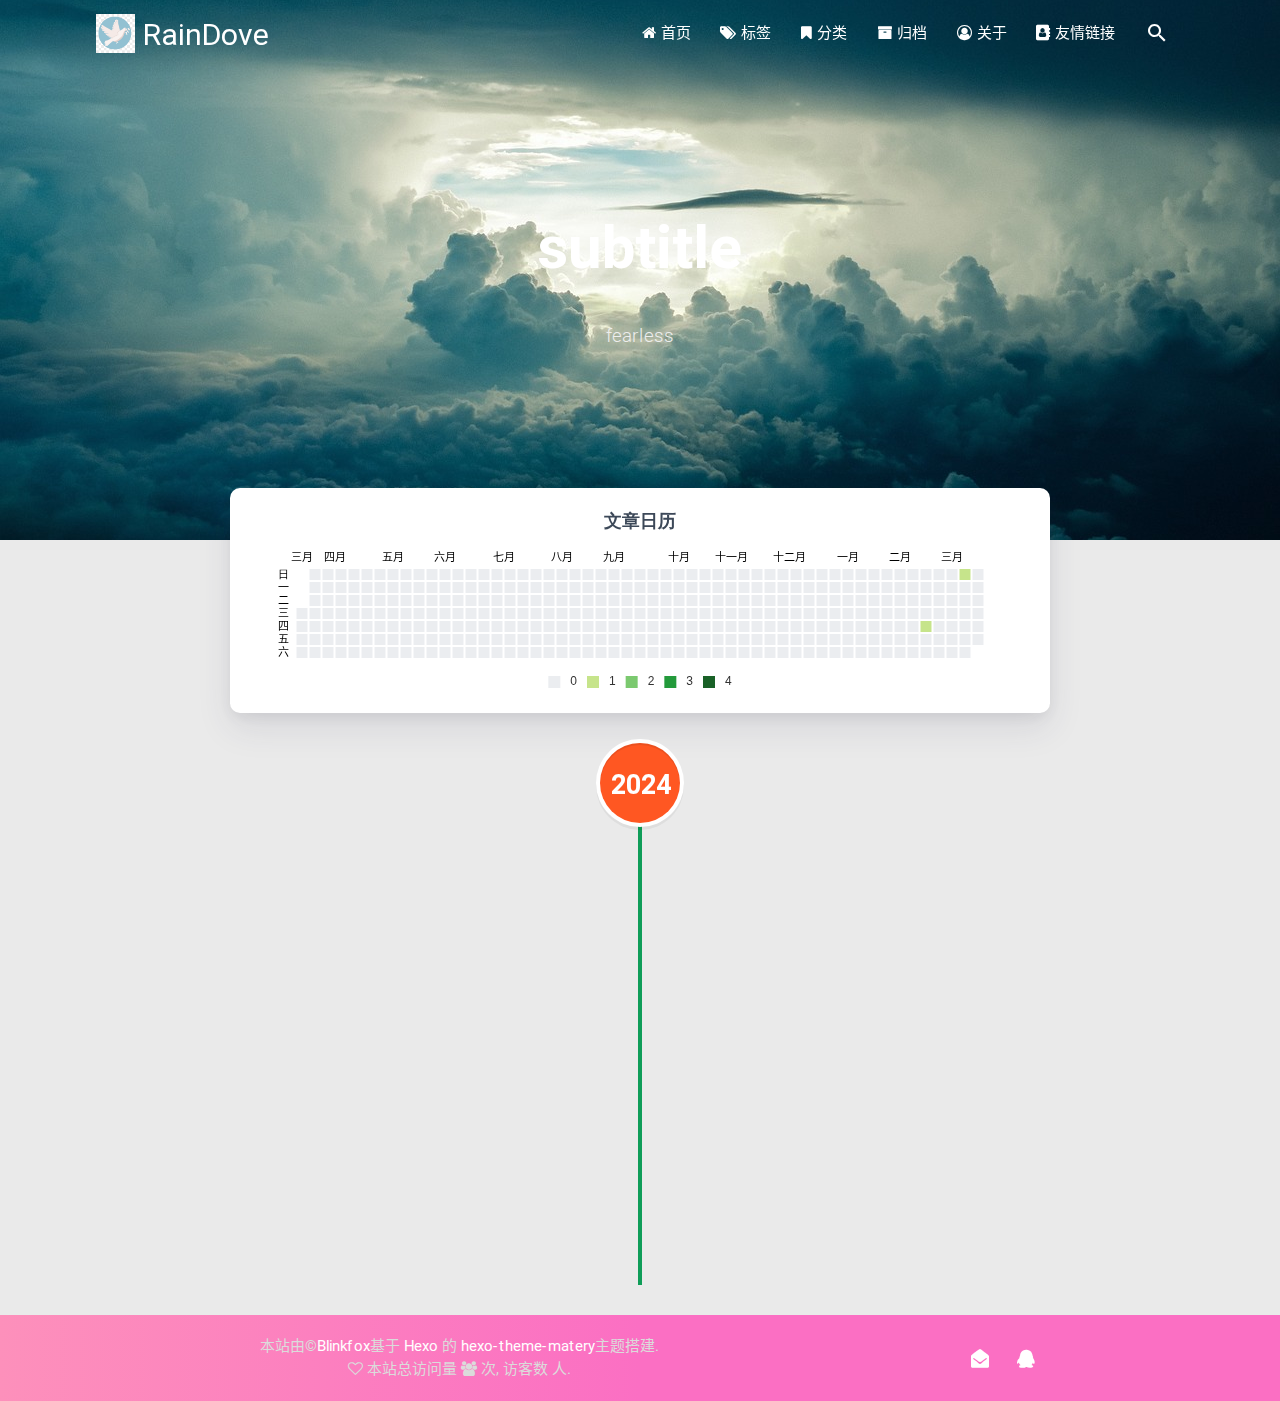
<file: archives/2024/03/index.html>
<!DOCTYPE HTML>
<html lang="zh-CN">


<head>
    <meta charset="utf-8">
    <meta name="keywords" content="归档: 2024/3, RainDove">
    <meta name="description" content="归档: 2024/3 | RainDove">
    <meta http-equiv="X-UA-Compatible" content="IE=edge">
    <meta name="viewport" content="width=device-width, initial-scale=1.0">
    <meta name="renderer" content="webkit|ie-stand|ie-comp">
    <meta name="mobile-web-app-capable" content="yes">
    <meta name="format-detection" content="telephone=no">
    <meta name="apple-mobile-web-app-capable" content="yes">
    <meta name="apple-mobile-web-app-status-bar-style" content="black-translucent">
    <title>归档: 2024/3 | RainDove</title>
    <link rel="icon" type="image/png" href="/favicon.png">

    <link rel="stylesheet" type="text/css" href="/libs/awesome/css/font-awesome.min.css">
    <link rel="stylesheet" type="text/css" href="/libs/materialize/css/materialize.min.css">
    <link rel="stylesheet" type="text/css" href="/libs/aos/aos.css">
    <link rel="stylesheet" type="text/css" href="/libs/animate/animate.min.css">
    <link rel="stylesheet" type="text/css" href="/libs/lightGallery/css/lightgallery.min.css">
    <link rel="stylesheet" type="text/css" href="/css/matery.css">
    <link rel="stylesheet" type="text/css" href="/css/my.css">
    <style type="text/css">
        
    </style>

    <script src="/libs/jquery/jquery-2.2.0.min.js"></script>
<meta name="generator" content="Hexo 7.1.1"></head>


<body>

<header class="navbar-fixed">
    <nav id="headNav" class="bg-color nav-transparent">
        <div id="navContainer" class="container">
            <div class="nav-wrapper">
                <div class="brand-logo">
                    <a href="/" class="waves-effect waves-light">
                        
                        <img src="/medias/logo.png" class="logo-img hide-on-small-only">
                        
                        <span class="logo-span">RainDove</span>
                    </a>
                </div>
                

<a href="#" data-activates="mobile-nav" class="button-collapse"><i class="fa fa-navicon"></i></a>
<ul class="right">
    
    <li class="hide-on-med-and-down">
        <a href="/" class="waves-effect waves-light">
            
            <i class="fa fa-home"></i>
            
            <span>首页</span>
        </a>
    </li>
    
    <li class="hide-on-med-and-down">
        <a href="/tags" class="waves-effect waves-light">
            
            <i class="fa fa-tags"></i>
            
            <span>标签</span>
        </a>
    </li>
    
    <li class="hide-on-med-and-down">
        <a href="/categories" class="waves-effect waves-light">
            
            <i class="fa fa-bookmark"></i>
            
            <span>分类</span>
        </a>
    </li>
    
    <li class="hide-on-med-and-down">
        <a href="/archives" class="waves-effect waves-light">
            
            <i class="fa fa-archive"></i>
            
            <span>归档</span>
        </a>
    </li>
    
    <li class="hide-on-med-and-down">
        <a href="/about" class="waves-effect waves-light">
            
            <i class="fa fa-user-circle-o"></i>
            
            <span>关于</span>
        </a>
    </li>
    
    <li class="hide-on-med-and-down">
        <a href="/friends" class="waves-effect waves-light">
            
            <i class="fa fa-address-book"></i>
            
            <span>友情链接</span>
        </a>
    </li>
    
    <li>
        <a id="toggleSearch" class="waves-effect waves-light">
            <i id="searchIcon" class="mdi-action-search" title="搜索"></i>
        </a>
    </li>

</ul>

<div class="side-nav" id="mobile-nav">

    <div class="mobile-head bg-color">
        
        <img src="/medias/logo.png" class="logo-img circle responsive-img">
        
        <div class="logo-name">RainDove</div>
        <div class="logo-desc">
            
            fearless
            
        </div>
    </div>

    

    <ul class="menu-list mobile-menu-list">
        
        <li>
            <a href="/" class="waves-effect waves-light">
                
                <i class="fa fa-fw fa-home"></i>
                
                首页
            </a>
        </li>
        
        <li>
            <a href="/tags" class="waves-effect waves-light">
                
                <i class="fa fa-fw fa-tags"></i>
                
                标签
            </a>
        </li>
        
        <li>
            <a href="/categories" class="waves-effect waves-light">
                
                <i class="fa fa-fw fa-bookmark"></i>
                
                分类
            </a>
        </li>
        
        <li>
            <a href="/archives" class="waves-effect waves-light">
                
                <i class="fa fa-fw fa-archive"></i>
                
                归档
            </a>
        </li>
        
        <li>
            <a href="/about" class="waves-effect waves-light">
                
                <i class="fa fa-fw fa-user-circle-o"></i>
                
                关于
            </a>
        </li>
        
        <li>
            <a href="/friends" class="waves-effect waves-light">
                
                <i class="fa fa-fw fa-address-book"></i>
                
                友情链接
            </a>
        </li>
        
        
        <li><div class="divider"></div></li>
        <li>
            <a href="https://github.com/blinkfox/hexo-theme-matery" class="waves-effect waves-light" target="_blank">
                <i class="fa fa-github-square fa-fw"></i>Fork Me
            </a>
        </li>
        
    </ul>

    <div class="social-link">


    <a href="mailto:xxx@xx.xx" class="tooltipped" target="_blank" data-tooltip="邮件联系我" data-position="top" data-delay="50">
        <i class="fa fa-envelope-open"></i>
    </a>



    <a href="tencent://AddContact/?fromId=50&fromSubId=1&subcmd=all&uin=123123123" class="tooltipped" data-tooltip="QQ联系我: 123123123" data-position="top" data-delay="50">
        <i class="fa fa-qq"></i>
    </a>


</div>
</div>

            </div>
        </div>

        
        <style>
    .nav-transparent .github-corner {
        display: none !important;
    }

    .github-corner {
        position: absolute;
        z-index: 10;
        top: 0;
        right: 0;
        border: 0;
        transform: scale(1.1);
    }

    .github-corner svg {
        color: #0f9d58;
        fill: #fff;
        height: 64px;
        width: 64px;
    }

    .github-corner:hover .octo-arm {
        animation: a 0.56s ease-in-out;
    }

    .github-corner .octo-arm {
        animation: none;
    }

    @keyframes a {
        0%,
        to {
            transform: rotate(0);
        }
        20%,
        60% {
            transform: rotate(-25deg);
        }
        40%,
        80% {
            transform: rotate(10deg);
        }
    }
</style>

<a href="https://github.com/blinkfox/hexo-theme-matery" class="github-corner tooltipped hide-on-med-and-down" target="_blank"
   data-tooltip="Fork Me" data-position="left" data-delay="50">
    <svg viewBox="0 0 250 250" aria-hidden="true">
        <path d="M0,0 L115,115 L130,115 L142,142 L250,250 L250,0 Z"></path>
        <path d="M128.3,109.0 C113.8,99.7 119.0,89.6 119.0,89.6 C122.0,82.7 120.5,78.6 120.5,78.6 C119.2,72.0 123.4,76.3 123.4,76.3 C127.3,80.9 125.5,87.3 125.5,87.3 C122.9,97.6 130.6,101.9 134.4,103.2"
              fill="currentColor" style="transform-origin: 130px 106px;" class="octo-arm"></path>
        <path d="M115.0,115.0 C114.9,115.1 118.7,116.5 119.8,115.4 L133.7,101.6 C136.9,99.2 139.9,98.4 142.2,98.6 C133.8,88.0 127.5,74.4 143.8,58.0 C148.5,53.4 154.0,51.2 159.7,51.0 C160.3,49.4 163.2,43.6 171.4,40.1 C171.4,40.1 176.1,42.5 178.8,56.2 C183.1,58.6 187.2,61.8 190.9,65.4 C194.5,69.0 197.7,73.2 200.1,77.6 C213.8,80.2 216.3,84.9 216.3,84.9 C212.7,93.1 206.9,96.0 205.4,96.6 C205.1,102.4 203.0,107.8 198.3,112.5 C181.9,128.9 168.3,122.5 157.7,114.1 C157.9,116.9 156.7,120.9 152.7,124.9 L141.0,136.5 C139.8,137.7 141.6,141.9 141.8,141.8 Z"
              fill="currentColor" class="octo-body"></path>
    </svg>
</a>
        
    </nav>
</header>

<div class="bg-cover  about-cover" style="background-image: url('/medias/cover.jpg')">
    <div class="container">
        <div class="row">
            <div class="col s10 offset-s1 m8 offset-m2 l8 offset-l2">
                <div class="brand">
                    <div class="title center-align">
                    
                        subtitle
                    
                    </div>

                    <div class="description center-align">
                    
                        fearless
                    
                    </div>
                </div>
            </div>
        </div>
        
    </div>
</div>

<script>
// Dynamically switch banner pictures every day.
$('.bg-cover').css('background-image', 'url(/medias/banner/' + new Date().getDay() + '.jpg)');
</script>

<main class="content">

    
    <div class="container archive-calendar">
    <div class="card">
        <div id="post-calendar" class="card-content"></div>
    </div>
</div>

<script type="text/javascript" src="/libs/echarts/echarts.min.js"></script>
<script type="text/javascript">
    let myChart = echarts.init(document.getElementById('post-calendar'));

    

    let option = {
        title: {
            top: 0,
            text: '文章日历',
            left: 'center',
            textStyle: {
                color: '#3C4858'
            }
        },
        tooltip: {
            padding: 10,
            backgroundColor: '#555',
            borderColor: '#777',
            borderWidth: 1,
            formatter: function (obj) {
                var value = obj.value;
                return '<div style="font-size: 14px;">' + value[0] + '：' + value[1] + '</div>';
            }
        },
        visualMap: {
            show: true,
            showLabel: true,
            categories: [0, 1, 2, 3, 4],
            calculable: true,
            inRange: {
                symbol: 'rect',
                color: ['#ebedf0', '#c6e48b', '#7bc96f', '#239a3b', '#196127']
            },
            itemWidth: 12,
            itemHeight: 12,
            orient: 'horizontal',
            left: 'center',
            bottom: 0
        },
        calendar: [{
            left: 'center',
            range: ["2023-03-29", "2024-03-29"],
            cellSize: [13, 13],
            splitLine: {
                show: false
            },
            itemStyle: {
                borderColor: '#fff',
                borderWidth: 2
            },
            yearLabel: {
                show: false
            },
            monthLabel: {
                nameMap: 'cn',
                fontSize: 11
            },
            dayLabel: {
                formatter: '{start}  1st',
                nameMap: 'cn',
                fontSize: 11
            }
        }],
        series: [{
            type: 'heatmap',
            coordinateSystem: 'calendar',
            calendarIndex: 0,
            data: [["2023-03-29", 0], ["2023-03-30", 0], ["2023-03-31", 0], ["2023-04-01", 0], ["2023-04-02", 0], ["2023-04-03", 0], ["2023-04-04", 0], ["2023-04-05", 0], ["2023-04-06", 0], ["2023-04-07", 0], ["2023-04-08", 0], ["2023-04-09", 0], ["2023-04-10", 0], ["2023-04-11", 0], ["2023-04-12", 0], ["2023-04-13", 0], ["2023-04-14", 0], ["2023-04-15", 0], ["2023-04-16", 0], ["2023-04-17", 0], ["2023-04-18", 0], ["2023-04-19", 0], ["2023-04-20", 0], ["2023-04-21", 0], ["2023-04-22", 0], ["2023-04-23", 0], ["2023-04-24", 0], ["2023-04-25", 0], ["2023-04-26", 0], ["2023-04-27", 0], ["2023-04-28", 0], ["2023-04-29", 0], ["2023-04-30", 0], ["2023-05-01", 0], ["2023-05-02", 0], ["2023-05-03", 0], ["2023-05-04", 0], ["2023-05-05", 0], ["2023-05-06", 0], ["2023-05-07", 0], ["2023-05-08", 0], ["2023-05-09", 0], ["2023-05-10", 0], ["2023-05-11", 0], ["2023-05-12", 0], ["2023-05-13", 0], ["2023-05-14", 0], ["2023-05-15", 0], ["2023-05-16", 0], ["2023-05-17", 0], ["2023-05-18", 0], ["2023-05-19", 0], ["2023-05-20", 0], ["2023-05-21", 0], ["2023-05-22", 0], ["2023-05-23", 0], ["2023-05-24", 0], ["2023-05-25", 0], ["2023-05-26", 0], ["2023-05-27", 0], ["2023-05-28", 0], ["2023-05-29", 0], ["2023-05-30", 0], ["2023-05-31", 0], ["2023-06-01", 0], ["2023-06-02", 0], ["2023-06-03", 0], ["2023-06-04", 0], ["2023-06-05", 0], ["2023-06-06", 0], ["2023-06-07", 0], ["2023-06-08", 0], ["2023-06-09", 0], ["2023-06-10", 0], ["2023-06-11", 0], ["2023-06-12", 0], ["2023-06-13", 0], ["2023-06-14", 0], ["2023-06-15", 0], ["2023-06-16", 0], ["2023-06-17", 0], ["2023-06-18", 0], ["2023-06-19", 0], ["2023-06-20", 0], ["2023-06-21", 0], ["2023-06-22", 0], ["2023-06-23", 0], ["2023-06-24", 0], ["2023-06-25", 0], ["2023-06-26", 0], ["2023-06-27", 0], ["2023-06-28", 0], ["2023-06-29", 0], ["2023-06-30", 0], ["2023-07-01", 0], ["2023-07-02", 0], ["2023-07-03", 0], ["2023-07-04", 0], ["2023-07-05", 0], ["2023-07-06", 0], ["2023-07-07", 0], ["2023-07-08", 0], ["2023-07-09", 0], ["2023-07-10", 0], ["2023-07-11", 0], ["2023-07-12", 0], ["2023-07-13", 0], ["2023-07-14", 0], ["2023-07-15", 0], ["2023-07-16", 0], ["2023-07-17", 0], ["2023-07-18", 0], ["2023-07-19", 0], ["2023-07-20", 0], ["2023-07-21", 0], ["2023-07-22", 0], ["2023-07-23", 0], ["2023-07-24", 0], ["2023-07-25", 0], ["2023-07-26", 0], ["2023-07-27", 0], ["2023-07-28", 0], ["2023-07-29", 0], ["2023-07-30", 0], ["2023-07-31", 0], ["2023-08-01", 0], ["2023-08-02", 0], ["2023-08-03", 0], ["2023-08-04", 0], ["2023-08-05", 0], ["2023-08-06", 0], ["2023-08-07", 0], ["2023-08-08", 0], ["2023-08-09", 0], ["2023-08-10", 0], ["2023-08-11", 0], ["2023-08-12", 0], ["2023-08-13", 0], ["2023-08-14", 0], ["2023-08-15", 0], ["2023-08-16", 0], ["2023-08-17", 0], ["2023-08-18", 0], ["2023-08-19", 0], ["2023-08-20", 0], ["2023-08-21", 0], ["2023-08-22", 0], ["2023-08-23", 0], ["2023-08-24", 0], ["2023-08-25", 0], ["2023-08-26", 0], ["2023-08-27", 0], ["2023-08-28", 0], ["2023-08-29", 0], ["2023-08-30", 0], ["2023-08-31", 0], ["2023-09-01", 0], ["2023-09-02", 0], ["2023-09-03", 0], ["2023-09-04", 0], ["2023-09-05", 0], ["2023-09-06", 0], ["2023-09-07", 0], ["2023-09-08", 0], ["2023-09-09", 0], ["2023-09-10", 0], ["2023-09-11", 0], ["2023-09-12", 0], ["2023-09-13", 0], ["2023-09-14", 0], ["2023-09-15", 0], ["2023-09-16", 0], ["2023-09-17", 0], ["2023-09-18", 0], ["2023-09-19", 0], ["2023-09-20", 0], ["2023-09-21", 0], ["2023-09-22", 0], ["2023-09-23", 0], ["2023-09-24", 0], ["2023-09-25", 0], ["2023-09-26", 0], ["2023-09-27", 0], ["2023-09-28", 0], ["2023-09-29", 0], ["2023-09-30", 0], ["2023-10-01", 0], ["2023-10-02", 0], ["2023-10-03", 0], ["2023-10-04", 0], ["2023-10-05", 0], ["2023-10-06", 0], ["2023-10-07", 0], ["2023-10-08", 0], ["2023-10-09", 0], ["2023-10-10", 0], ["2023-10-11", 0], ["2023-10-12", 0], ["2023-10-13", 0], ["2023-10-14", 0], ["2023-10-15", 0], ["2023-10-16", 0], ["2023-10-17", 0], ["2023-10-18", 0], ["2023-10-19", 0], ["2023-10-20", 0], ["2023-10-21", 0], ["2023-10-22", 0], ["2023-10-23", 0], ["2023-10-24", 0], ["2023-10-25", 0], ["2023-10-26", 0], ["2023-10-27", 0], ["2023-10-28", 0], ["2023-10-29", 0], ["2023-10-30", 0], ["2023-10-31", 0], ["2023-11-01", 0], ["2023-11-02", 0], ["2023-11-03", 0], ["2023-11-04", 0], ["2023-11-05", 0], ["2023-11-06", 0], ["2023-11-07", 0], ["2023-11-08", 0], ["2023-11-09", 0], ["2023-11-10", 0], ["2023-11-11", 0], ["2023-11-12", 0], ["2023-11-13", 0], ["2023-11-14", 0], ["2023-11-15", 0], ["2023-11-16", 0], ["2023-11-17", 0], ["2023-11-18", 0], ["2023-11-19", 0], ["2023-11-20", 0], ["2023-11-21", 0], ["2023-11-22", 0], ["2023-11-23", 0], ["2023-11-24", 0], ["2023-11-25", 0], ["2023-11-26", 0], ["2023-11-27", 0], ["2023-11-28", 0], ["2023-11-29", 0], ["2023-11-30", 0], ["2023-12-01", 0], ["2023-12-02", 0], ["2023-12-03", 0], ["2023-12-04", 0], ["2023-12-05", 0], ["2023-12-06", 0], ["2023-12-07", 0], ["2023-12-08", 0], ["2023-12-09", 0], ["2023-12-10", 0], ["2023-12-11", 0], ["2023-12-12", 0], ["2023-12-13", 0], ["2023-12-14", 0], ["2023-12-15", 0], ["2023-12-16", 0], ["2023-12-17", 0], ["2023-12-18", 0], ["2023-12-19", 0], ["2023-12-20", 0], ["2023-12-21", 0], ["2023-12-22", 0], ["2023-12-23", 0], ["2023-12-24", 0], ["2023-12-25", 0], ["2023-12-26", 0], ["2023-12-27", 0], ["2023-12-28", 0], ["2023-12-29", 0], ["2023-12-30", 0], ["2023-12-31", 0], ["2024-01-01", 0], ["2024-01-02", 0], ["2024-01-03", 0], ["2024-01-04", 0], ["2024-01-05", 0], ["2024-01-06", 0], ["2024-01-07", 0], ["2024-01-08", 0], ["2024-01-09", 0], ["2024-01-10", 0], ["2024-01-11", 0], ["2024-01-12", 0], ["2024-01-13", 0], ["2024-01-14", 0], ["2024-01-15", 0], ["2024-01-16", 0], ["2024-01-17", 0], ["2024-01-18", 0], ["2024-01-19", 0], ["2024-01-20", 0], ["2024-01-21", 0], ["2024-01-22", 0], ["2024-01-23", 0], ["2024-01-24", 0], ["2024-01-25", 0], ["2024-01-26", 0], ["2024-01-27", 0], ["2024-01-28", 0], ["2024-01-29", 0], ["2024-01-30", 0], ["2024-01-31", 0], ["2024-02-01", 0], ["2024-02-02", 0], ["2024-02-03", 0], ["2024-02-04", 0], ["2024-02-05", 0], ["2024-02-06", 0], ["2024-02-07", 0], ["2024-02-08", 0], ["2024-02-09", 0], ["2024-02-10", 0], ["2024-02-11", 0], ["2024-02-12", 0], ["2024-02-13", 0], ["2024-02-14", 0], ["2024-02-15", 0], ["2024-02-16", 0], ["2024-02-17", 0], ["2024-02-18", 0], ["2024-02-19", 0], ["2024-02-20", 0], ["2024-02-21", 0], ["2024-02-22", 0], ["2024-02-23", 0], ["2024-02-24", 0], ["2024-02-25", 0], ["2024-02-26", 0], ["2024-02-27", 0], ["2024-02-28", 0], ["2024-02-29", 1], ["2024-03-01", 0], ["2024-03-02", 0], ["2024-03-03", 0], ["2024-03-04", 0], ["2024-03-05", 0], ["2024-03-06", 0], ["2024-03-07", 0], ["2024-03-08", 0], ["2024-03-09", 0], ["2024-03-10", 0], ["2024-03-11", 0], ["2024-03-12", 0], ["2024-03-13", 0], ["2024-03-14", 0], ["2024-03-15", 0], ["2024-03-16", 0], ["2024-03-17", 1], ["2024-03-18", 0], ["2024-03-19", 0], ["2024-03-20", 0], ["2024-03-21", 0], ["2024-03-22", 0], ["2024-03-23", 0], ["2024-03-24", 0], ["2024-03-25", 0], ["2024-03-26", 0], ["2024-03-27", 0], ["2024-03-28", 0], ["2024-03-29", 0]]
        }]

    };

    myChart.setOption(option);
</script>
    

    

    <div id="cd-timeline" class="container">
        
        <div class="cd-timeline-block">

            
            
            
            <div class="cd-timeline-img year" data-aos="zoom-in-up">
                <a href="/archives/2024">2024</a>
            </div>
            

            
            
            
            <div class="cd-timeline-img month" data-aos="zoom-in-up">
                <a href="/archives/2024/03">03</a>
            </div>
            

            
            <div class="cd-timeline-img day" data-aos="zoom-in-up">
                <span>17</span>
            </div>
            <article class="cd-timeline-content" data-aos="fade-up">
                <div class="article col s12 m6">
                    <div class="card">
                        <a href="/2024/03/17/hello-world/">
                            <div class="card-image">
                                
                                
                                <img src="/medias/featureimages/12.jpg" class="responsive-img" alt="Hello World">
                                
                                <span class="card-title">Hello World</span>
                            </div>
                        </a>
                        <div class="card-content article-content">
                            <div class="summary">
                                
                                    Welcome to Hexo! This is your very first post. Check documentation for more info
                                
                            </div>
                            <div class="publish-info">
                                <span class="publish-date">
                                    <i class="fa fa-clock-o fa-fw icon-date"></i>2024-03-17
                                </span>
                                <span class="publish-author">
                                    
                                    <i class="fa fa-user fa-fw"></i>
                                    歌歌
                                    
                                </span>
                            </div>
                        </div>

                        
                    </div>
                </div>
            </article>
        </div>
        
    </div>

</main>


<footer class="page-footer bg-color">
    <div class="container row center-align">
        <div class="col s12 m8 l8 copy-right">
            本站由&copy;<a href="https://blinkfox.github.io/" target="_blank">Blinkfox</a>基于
            <a href="https://hexo.io/" target="_blank">Hexo</a> 的
            <a href="https://github.com/blinkfox/hexo-theme-matery" target="_blank">hexo-theme-matery</a>主题搭建.

            

            
			
                <br>
                
                <span id="busuanzi_container_site_pv">
                    <i class="fa fa-heart-o"></i>
                    本站总访问量 <span id="busuanzi_value_site_pv" class="white-color"></span>
                </span>
                
                
                <span id="busuanzi_container_site_uv">
                    <i class="fa fa-users"></i>
                    次,&nbsp;访客数 <span id="busuanzi_value_site_uv" class="white-color"></span> 人.
                </span>
                
            
        </div>
        <div class="col s12 m4 l4 social-link social-statis">


    <a href="mailto:xxx@xx.xx" class="tooltipped" target="_blank" data-tooltip="邮件联系我" data-position="top" data-delay="50">
        <i class="fa fa-envelope-open"></i>
    </a>



    <a href="tencent://AddContact/?fromId=50&fromSubId=1&subcmd=all&uin=123123123" class="tooltipped" data-tooltip="QQ联系我: 123123123" data-position="top" data-delay="50">
        <i class="fa fa-qq"></i>
    </a>


</div>
    </div>
</footer>

<div class="progress-bar"></div>


<!-- 搜索遮罩框 -->
<div id="searchModal" class="modal">
    <div class="modal-content">
        <div class="search-header">
            <span class="title"><i class="fa fa-search"></i>&nbsp;&nbsp;搜索</span>
            <input type="search" id="searchInput" name="s" placeholder="请输入搜索的关键字"
                   class="search-input" autofocus="">
        </div>
        <div id="searchResult"></div>
    </div>
</div>

<script src="/js/search.js"></script>
<script type="text/javascript">
    searchFunc("/" + "search.xml", 'searchInput', 'searchResult');
</script>
<!-- 回到顶部按钮 -->
<div id="backTop" class="top-scroll">
    <a class="btn-floating btn-large waves-effect waves-light" href="#!">
        <i class="fa fa-angle-up"></i>
    </a>
</div>


<script src="/libs/materialize/js/materialize.min.js"></script>
<script src="/libs/masonry/masonry.pkgd.min.js"></script>
<script src="/libs/aos/aos.js"></script>
<script src="/libs/scrollprogress/scrollProgress.min.js"></script>
<script src="/libs/lightGallery/js/lightgallery-all.min.js"></script>
<script src="/js/matery.js"></script>

<!-- Global site tag (gtag.js) - Google Analytics -->



    <script src="/libs/others/clicklove.js"></script>


    <script async src="/libs/others/busuanzi.pure.mini.js"></script>


<script type="text/javascript">
    var OriginTitile = document.title,
        st;
    document.addEventListener("visibilitychange", function () {
        document.hidden ? (document.title = "写离开页面标题显示的内容", clearTimeout(st)) : (document.title =
            "写进入页面标题显示的内容", st = setTimeout(function () {
                document.title = OriginTitile
            }, 3e3))
    })
</script      

<script src="/live2dw/lib/L2Dwidget.min.js?094cbace49a39548bed64abff5988b05"></script><script>L2Dwidget.init({"log":false,"pluginJsPath":"lib/","pluginModelPath":"assets/","pluginRootPath":"live2dw/","tagMode":false});</script></body>
</html>
</file>
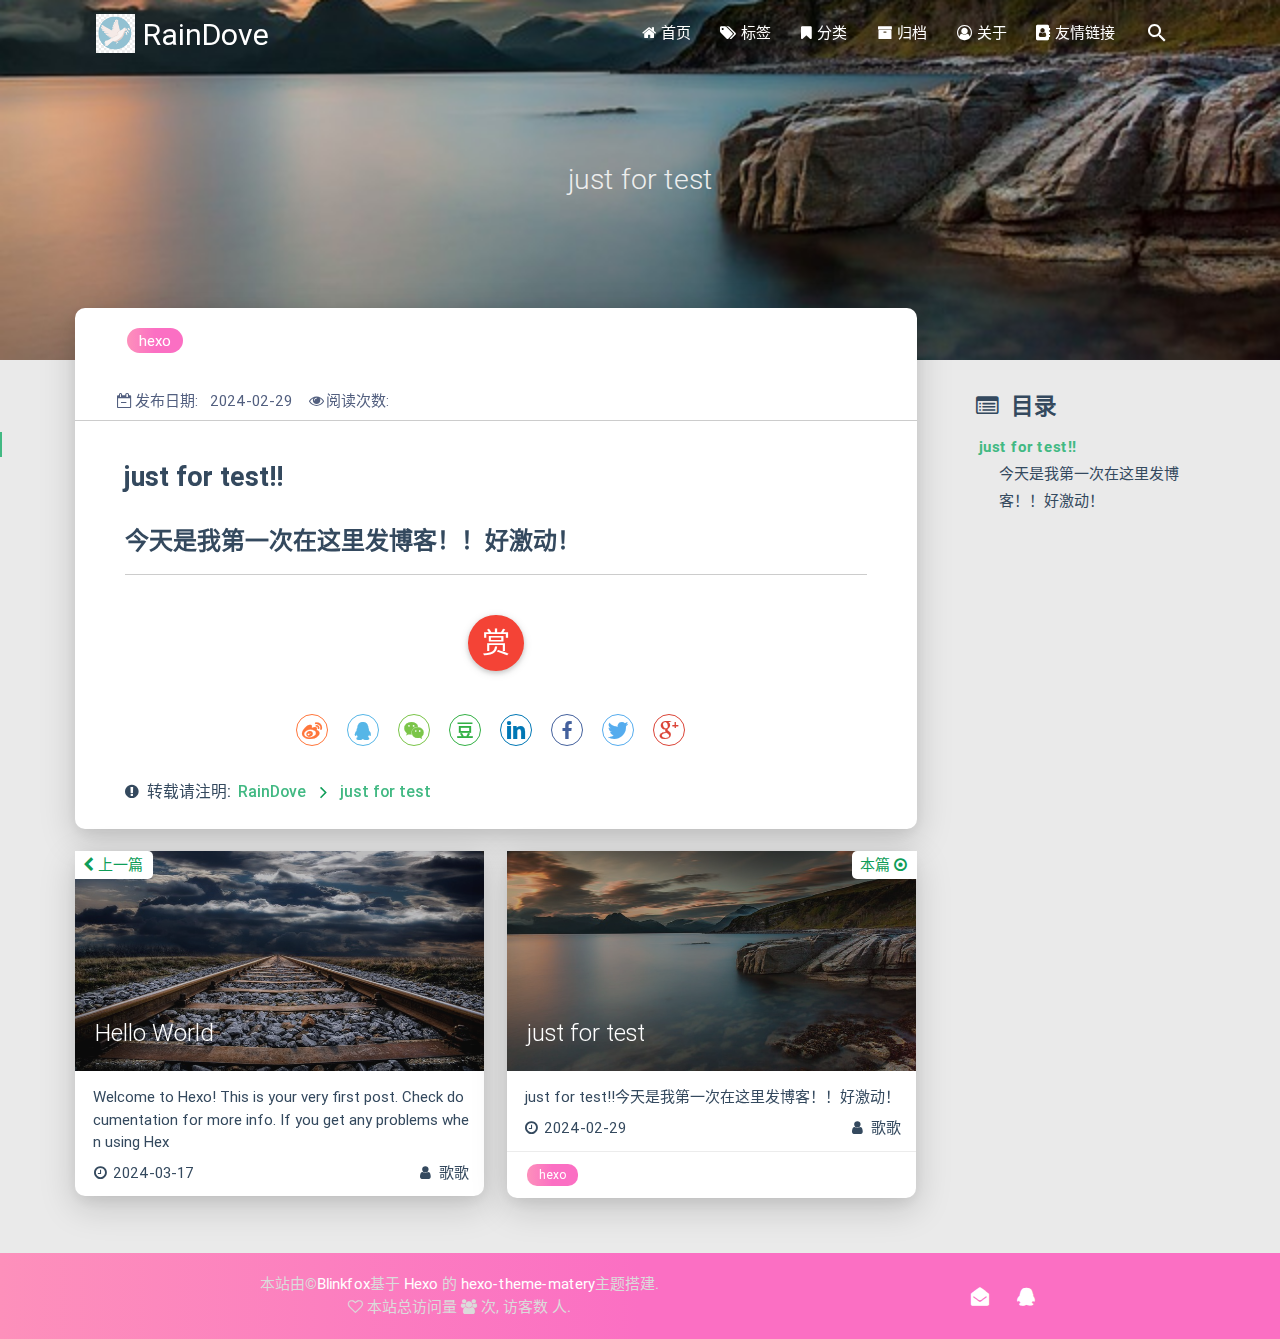
<file: 2024/02/29/just-for-test/index.html>
<!DOCTYPE HTML>
<html lang="zh-CN">


<head>
    <meta charset="utf-8">
    <meta name="keywords" content="just for test, RainDove">
    <meta name="description" content="just for test!!今天是我第一次在这里发博客！！好激动！">
    <meta http-equiv="X-UA-Compatible" content="IE=edge">
    <meta name="viewport" content="width=device-width, initial-scale=1.0">
    <meta name="renderer" content="webkit|ie-stand|ie-comp">
    <meta name="mobile-web-app-capable" content="yes">
    <meta name="format-detection" content="telephone=no">
    <meta name="apple-mobile-web-app-capable" content="yes">
    <meta name="apple-mobile-web-app-status-bar-style" content="black-translucent">
    <title>just for test | RainDove</title>
    <link rel="icon" type="image/png" href="/favicon.png">

    <link rel="stylesheet" type="text/css" href="/libs/awesome/css/font-awesome.min.css">
    <link rel="stylesheet" type="text/css" href="/libs/materialize/css/materialize.min.css">
    <link rel="stylesheet" type="text/css" href="/libs/aos/aos.css">
    <link rel="stylesheet" type="text/css" href="/libs/animate/animate.min.css">
    <link rel="stylesheet" type="text/css" href="/libs/lightGallery/css/lightgallery.min.css">
    <link rel="stylesheet" type="text/css" href="/css/matery.css">
    <link rel="stylesheet" type="text/css" href="/css/my.css">
    <style type="text/css">
        
    </style>

    <script src="/libs/jquery/jquery-2.2.0.min.js"></script>
<meta name="generator" content="Hexo 7.1.1"></head>


<body>

<header class="navbar-fixed">
    <nav id="headNav" class="bg-color nav-transparent">
        <div id="navContainer" class="container">
            <div class="nav-wrapper">
                <div class="brand-logo">
                    <a href="/" class="waves-effect waves-light">
                        
                        <img src="/medias/logo.png" class="logo-img hide-on-small-only">
                        
                        <span class="logo-span">RainDove</span>
                    </a>
                </div>
                

<a href="#" data-activates="mobile-nav" class="button-collapse"><i class="fa fa-navicon"></i></a>
<ul class="right">
    
    <li class="hide-on-med-and-down">
        <a href="/" class="waves-effect waves-light">
            
            <i class="fa fa-home"></i>
            
            <span>首页</span>
        </a>
    </li>
    
    <li class="hide-on-med-and-down">
        <a href="/tags" class="waves-effect waves-light">
            
            <i class="fa fa-tags"></i>
            
            <span>标签</span>
        </a>
    </li>
    
    <li class="hide-on-med-and-down">
        <a href="/categories" class="waves-effect waves-light">
            
            <i class="fa fa-bookmark"></i>
            
            <span>分类</span>
        </a>
    </li>
    
    <li class="hide-on-med-and-down">
        <a href="/archives" class="waves-effect waves-light">
            
            <i class="fa fa-archive"></i>
            
            <span>归档</span>
        </a>
    </li>
    
    <li class="hide-on-med-and-down">
        <a href="/about" class="waves-effect waves-light">
            
            <i class="fa fa-user-circle-o"></i>
            
            <span>关于</span>
        </a>
    </li>
    
    <li class="hide-on-med-and-down">
        <a href="/friends" class="waves-effect waves-light">
            
            <i class="fa fa-address-book"></i>
            
            <span>友情链接</span>
        </a>
    </li>
    
    <li>
        <a id="toggleSearch" class="waves-effect waves-light">
            <i id="searchIcon" class="mdi-action-search" title="搜索"></i>
        </a>
    </li>

</ul>

<div class="side-nav" id="mobile-nav">

    <div class="mobile-head bg-color">
        
        <img src="/medias/logo.png" class="logo-img circle responsive-img">
        
        <div class="logo-name">RainDove</div>
        <div class="logo-desc">
            
            fearless
            
        </div>
    </div>

    

    <ul class="menu-list mobile-menu-list">
        
        <li>
            <a href="/" class="waves-effect waves-light">
                
                <i class="fa fa-fw fa-home"></i>
                
                首页
            </a>
        </li>
        
        <li>
            <a href="/tags" class="waves-effect waves-light">
                
                <i class="fa fa-fw fa-tags"></i>
                
                标签
            </a>
        </li>
        
        <li>
            <a href="/categories" class="waves-effect waves-light">
                
                <i class="fa fa-fw fa-bookmark"></i>
                
                分类
            </a>
        </li>
        
        <li>
            <a href="/archives" class="waves-effect waves-light">
                
                <i class="fa fa-fw fa-archive"></i>
                
                归档
            </a>
        </li>
        
        <li>
            <a href="/about" class="waves-effect waves-light">
                
                <i class="fa fa-fw fa-user-circle-o"></i>
                
                关于
            </a>
        </li>
        
        <li>
            <a href="/friends" class="waves-effect waves-light">
                
                <i class="fa fa-fw fa-address-book"></i>
                
                友情链接
            </a>
        </li>
        
        
        <li><div class="divider"></div></li>
        <li>
            <a href="https://github.com/blinkfox/hexo-theme-matery" class="waves-effect waves-light" target="_blank">
                <i class="fa fa-github-square fa-fw"></i>Fork Me
            </a>
        </li>
        
    </ul>

    <div class="social-link">


    <a href="mailto:xxx@xx.xx" class="tooltipped" target="_blank" data-tooltip="邮件联系我" data-position="top" data-delay="50">
        <i class="fa fa-envelope-open"></i>
    </a>



    <a href="tencent://AddContact/?fromId=50&fromSubId=1&subcmd=all&uin=123123123" class="tooltipped" data-tooltip="QQ联系我: 123123123" data-position="top" data-delay="50">
        <i class="fa fa-qq"></i>
    </a>


</div>
</div>

            </div>
        </div>

        
        <style>
    .nav-transparent .github-corner {
        display: none !important;
    }

    .github-corner {
        position: absolute;
        z-index: 10;
        top: 0;
        right: 0;
        border: 0;
        transform: scale(1.1);
    }

    .github-corner svg {
        color: #0f9d58;
        fill: #fff;
        height: 64px;
        width: 64px;
    }

    .github-corner:hover .octo-arm {
        animation: a 0.56s ease-in-out;
    }

    .github-corner .octo-arm {
        animation: none;
    }

    @keyframes a {
        0%,
        to {
            transform: rotate(0);
        }
        20%,
        60% {
            transform: rotate(-25deg);
        }
        40%,
        80% {
            transform: rotate(10deg);
        }
    }
</style>

<a href="https://github.com/blinkfox/hexo-theme-matery" class="github-corner tooltipped hide-on-med-and-down" target="_blank"
   data-tooltip="Fork Me" data-position="left" data-delay="50">
    <svg viewBox="0 0 250 250" aria-hidden="true">
        <path d="M0,0 L115,115 L130,115 L142,142 L250,250 L250,0 Z"></path>
        <path d="M128.3,109.0 C113.8,99.7 119.0,89.6 119.0,89.6 C122.0,82.7 120.5,78.6 120.5,78.6 C119.2,72.0 123.4,76.3 123.4,76.3 C127.3,80.9 125.5,87.3 125.5,87.3 C122.9,97.6 130.6,101.9 134.4,103.2"
              fill="currentColor" style="transform-origin: 130px 106px;" class="octo-arm"></path>
        <path d="M115.0,115.0 C114.9,115.1 118.7,116.5 119.8,115.4 L133.7,101.6 C136.9,99.2 139.9,98.4 142.2,98.6 C133.8,88.0 127.5,74.4 143.8,58.0 C148.5,53.4 154.0,51.2 159.7,51.0 C160.3,49.4 163.2,43.6 171.4,40.1 C171.4,40.1 176.1,42.5 178.8,56.2 C183.1,58.6 187.2,61.8 190.9,65.4 C194.5,69.0 197.7,73.2 200.1,77.6 C213.8,80.2 216.3,84.9 216.3,84.9 C212.7,93.1 206.9,96.0 205.4,96.6 C205.1,102.4 203.0,107.8 198.3,112.5 C181.9,128.9 168.3,122.5 157.7,114.1 C157.9,116.9 156.7,120.9 152.7,124.9 L141.0,136.5 C139.8,137.7 141.6,141.9 141.8,141.8 Z"
              fill="currentColor" class="octo-body"></path>
    </svg>
</a>
        
    </nav>
</header>





<div class="bg-cover post-cover" style="background-image: url('/medias/featureimages/21.jpg')">
    <div class="container">
        <div class="row">
            <div class="col s12 m12 l12">
                <div class="brand">
                    <div class="description center-align post-title">
                        just for test
                    </div>
                </div>
            </div>
        </div>
    </div>
</div>



<main class="post-container content">

    
    <link rel="stylesheet" href="/libs/tocbot/tocbot.css">
<style>
    #articleContent h1::before,
    #articleContent h2::before,
    #articleContent h3::before,
    #articleContent h4::before,
    #articleContent h5::before,
    #articleContent h6::before {
        display: block;
        content: " ";
        height: 100px;
        margin-top: -100px;
        visibility: hidden;
    }

    #articleContent :focus {
        outline: none;
    }

    .toc-fixed {
        position: fixed;
        top: 64px;
    }

    .toc-widget {
        padding-left: 20px;
    }

    .toc-widget .toc-title {
        margin: 35px 0 15px 0;
        padding-left: 17px;
        font-size: 1.5rem;
        font-weight: bold;
        line-height: 1.5rem;
    }

    .toc-widget ol {
        padding: 0;
        list-style: none;
    }

    #toc-content ol {
        padding-left: 10px;
    }

    #toc-content ol li {
        padding-left: 10px;
    }

    #toc-content .toc-link:hover {
        color: #42b983;
        font-weight: 700;
        text-decoration: underline;
    }

    #toc-content .toc-link::before {
        background-color: transparent;
        max-height: 25px;
    }

    #toc-content .is-active-link {
        color: #42b983;
    }

    #toc-content .is-active-link::before {
        background-color: #42b983;
    }
</style>
<div class="row">
    <div class="col s12 m12 l9">
        <!-- 文章内容详情 -->
<div id="artDetail">
    <div class="card">
        <div class="card-content article-info">
            <div class="row tag-cate">
                <div class="col s7">
                    
                    <div class="article-tag">
                        
                            <a href="/tags/hexo/" target="_blank">
                                <span class="chip bg-color">hexo</span>
                            </a>
                        
                    </div>
                    
                </div>
                <div class="col s5 right-align">
                    
                </div>
            </div>

            <div class="post-info">
                <div class="post-date info-break-policy">
                    <i class="fa fa-calendar-minus-o fa-fw"></i>发布日期:&nbsp;&nbsp;
                    2024-02-29
                </div>

                
				
				
                    <div id="busuanzi_container_page_pv" class="info-break-policy">
                        <i class="fa fa-eye fa-fw"></i>阅读次数:&nbsp;&nbsp;
                        <span id="busuanzi_value_page_pv"></span>
                    </div>
				
            </div>
        </div>
        <hr class="clearfix">
        <div class="card-content article-card-content">
            <div id="articleContent">
                <h2 id="just-for-test"><a href="#just-for-test" class="headerlink" title="just for test!!"></a>just for test!!</h2><h3 id="今天是我第一次在这里发博客！！好激动！"><a href="#今天是我第一次在这里发博客！！好激动！" class="headerlink" title="今天是我第一次在这里发博客！！好激动！"></a>今天是我第一次在这里发博客！！好激动！</h3>
            </div>
            <hr/>

            
            <style>
    #reward {
        margin: 40px 0;
        text-align: center;
    }

    #reward .reward-link {
        font-size: 1.88rem;
    }

    #reward .btn-floating:hover {
        box-shadow: 0 6px 12px rgba(0, 0, 0, 0.2), 0 5px 15px rgba(0, 0, 0, 0.2);
    }

    #rewardModal {
        width: 320px;
        height: 350px;
    }

    #rewardModal .reward-title {
        margin: 15px auto;
        padding-bottom: 5px;
    }

    #rewardModal .modal-content {
        padding: 10px;
    }

    #rewardModal .close {
        position: absolute;
        right: 15px;
        top: 15px;
        color: rgba(0, 0, 0, 0.5);
        font-size: 1.3rem;
        line-height: 20px;
        cursor: pointer;
    }

    #rewardModal .reward-tabs {
        margin: 0 auto;
        width: 210px;
    }

    .reward-tabs .tabs {
        height: 38px;
        margin: 10px auto;
        padding-left: 0;
    }

    .reward-tabs .tabs .tab {
        height: 38px;
        line-height: 38px;
    }

    .reward-tabs .tab a {
        color: #fff;
        background-color: #ccc;
    }

    .reward-tabs .tab a:hover {
        color: #fff;
    }

    .reward-tabs .wechat-tab .active {
        color: #fff;
        background-color: #22AB38;
    }

    .reward-tabs .alipay-tab .active {
        color: #fff;
        background-color: #019FE8;
    }

    .reward-tabs .reward-img {
        width: 210px;
        height: 210px;
    }
</style>

<div id="reward">
    <a class="reward-link btn-floating btn-large waves-effect waves-light red">赏</a>

    <!-- Modal Structure -->
    <div id="rewardModal" class="modal">
        <div class="modal-content">
            <a class="close"><i class="fa fa-close"></i></a>
            <h4 class="reward-title">你的赏识是我前进的动力</h4>
            <div class="reward-content">
                <div class="reward-tabs">
                    <ul class="tabs">
                        <li class="tab wechat-tab waves-effect waves-light"><a class="active" href="#wechat">微信</a></li>
                        <li class="tab alipay-tab waves-effect waves-light"><a href="#alipay">支付宝</a></li>
                    </ul>
                    <div id="wechat">
                        <img src="/medias/reward/wechat.png" class="reward-img" alt="微信打赏二维码">
                    </div>
                    <div id="alipay">
                        <img src="/medias/reward/alipay.jpg" class="reward-img" alt="支付宝打赏二维码">
                    </div>
                </div>
            </div>
        </div>
    </div>
</div>

<script>
    $(function () {
        $('#reward .reward-link').on('click', function () {
            $('#rewardModal').openModal();
        });

        $('#rewardModal .close').on('click', function () {
            $('#rewardModal').closeModal();
        });
    });
</script>
            

            <link rel="stylesheet" type="text/css" href="/libs/share/css/share.min.css">

<div id="article-share">
    
    <div class="social-share" data-disabled="qzone" data-wechat-qrcode-helper="<p>微信里点“发现”->“扫一扫”二维码便可查看分享。</p>"></div>
    
</div>

<script src="/libs/share/js/social-share.min.js"></script>

            <div class="reprint">
                <p>
                    <span class="reprint-tip">
                        <i class="fa fa-exclamation-circle"></i>&nbsp;&nbsp;转载请注明:
                    </span>
                    <a href="http://example.com" class="b-link-green">RainDove</a>
                    <i class="fa fa-angle-right fa-lg fa-fw text-color"></i>
                    <a href="/2024/02/29/just-for-test/" class="b-link-green">just for test</a>
                </p>
            </div>
        </div>
    </div>

    

    

    

    

    

    

<article id="prenext-posts" class="prev-next articles">
    <div class="row article-row">
        
        <div class="article col s12 m6" data-aos="fade-up">
            <div class="article-badge left-badge text-color">
                <i class="fa fa-chevron-left"></i>&nbsp;上一篇</div>
            <div class="card">
                <a href="/2024/03/17/hello-world/">
                    <div class="card-image">
                        
                        
                        <img src="/medias/featureimages/12.jpg" class="responsive-img" alt="Hello World">
                        
                        <span class="card-title">Hello World</span>
                    </div>
                </a>
                <div class="card-content article-content">
                    <div class="summary">Welcome to Hexo! This is your very first post. Check documentation for more info. If you get any problems when using Hex</div>
                    <div class="publish-info">
                        <span class="publish-date">
                            <i class="fa fa-clock-o fa-fw icon-date"></i>2024-03-17
                        </span>
                        <span class="publish-author">
                            
                            <i class="fa fa-user fa-fw"></i>
                            歌歌
                            
                        </span>
                    </div>
                </div>
                
            </div>
        </div>
        
        
        <div class="article col s12 m6" data-aos="fade-up">
            <div class="article-badge right-badge text-color">
                本篇&nbsp;<i class="fa fa-dot-circle-o"></i>
            </div>
            <div class="card">
                <a href="/2024/02/29/just-for-test/">
                    <div class="card-image">
                        
                        
                        <img src="/medias/featureimages/21.jpg" class="responsive-img" alt="just for test">
                        
                        <span class="card-title">just for test</span>
                    </div>
                </a>
                <div class="card-content article-content">
                    <div class="summary">just for test!!今天是我第一次在这里发博客！！好激动！</div>
                    <div class="publish-info">
                            <span class="publish-date">
                                <i class="fa fa-clock-o fa-fw icon-date"></i>2024-02-29
                            </span>
                        <span class="publish-author">
                            
                            <i class="fa fa-user fa-fw"></i>
                            歌歌
                            
                        </span>
                    </div>
                </div>

                
                <div class="card-action article-tags">
                    
                    <a href="/tags/hexo/" target="_blank">
                        <span class="chip bg-color">hexo</span>
                    </a>
                    
                </div>
                
            </div>
        </div>
        
    </div>
</article>
</div>


    </div>
    <div class="col l3 hide-on-med-and-down">
        <div class="toc-widget">
            <div class="toc-title"><i class="fa fa-list-alt"></i>&nbsp;&nbsp;目录</div>
            <div id="toc-content"></div>
        </div>
    </div>
</div>

<script src="/libs/tocbot/tocbot.min.js"></script>
<script>
    $(function () {
        tocbot.init({
            tocSelector: '#toc-content',
            contentSelector: '#articleContent',
            headingsOffset: -($(window).height() * 0.4 - 45),
            // headingsOffset: -205,
            headingSelector: 'h2, h3, h4'
        });

        // modify the toc link href to support Chinese.
        let i = 0;
        let tocHeading = 'toc-heading-';
        $('#toc-content a').each(function () {
            $(this).attr('href', '#' + tocHeading + (++i));
        });

        // modify the heading title id to support Chinese.
        i = 0;
        $('#articleContent').children('h2, h3, h4').each(function () {
            $(this).attr('id', tocHeading + (++i));
        });

        // Set scroll toc fixed.
        let tocHeight = parseInt($(window).height() * 0.4 - 64);
        let $tocWidget = $('.toc-widget');
        $(window).scroll(function () {
            let scroll = $(window).scrollTop();
            /* add post toc fixed. */
            if (scroll > tocHeight) {
                $tocWidget.addClass('toc-fixed');
            } else {
                $tocWidget.removeClass('toc-fixed');
            }
        });
    });
</script>
    

</main>


<footer class="page-footer bg-color">
    <div class="container row center-align">
        <div class="col s12 m8 l8 copy-right">
            本站由&copy;<a href="https://blinkfox.github.io/" target="_blank">Blinkfox</a>基于
            <a href="https://hexo.io/" target="_blank">Hexo</a> 的
            <a href="https://github.com/blinkfox/hexo-theme-matery" target="_blank">hexo-theme-matery</a>主题搭建.

            

            
			
                <br>
                
                <span id="busuanzi_container_site_pv">
                    <i class="fa fa-heart-o"></i>
                    本站总访问量 <span id="busuanzi_value_site_pv" class="white-color"></span>
                </span>
                
                
                <span id="busuanzi_container_site_uv">
                    <i class="fa fa-users"></i>
                    次,&nbsp;访客数 <span id="busuanzi_value_site_uv" class="white-color"></span> 人.
                </span>
                
            
        </div>
        <div class="col s12 m4 l4 social-link social-statis">


    <a href="mailto:xxx@xx.xx" class="tooltipped" target="_blank" data-tooltip="邮件联系我" data-position="top" data-delay="50">
        <i class="fa fa-envelope-open"></i>
    </a>



    <a href="tencent://AddContact/?fromId=50&fromSubId=1&subcmd=all&uin=123123123" class="tooltipped" data-tooltip="QQ联系我: 123123123" data-position="top" data-delay="50">
        <i class="fa fa-qq"></i>
    </a>


</div>
    </div>
</footer>

<div class="progress-bar"></div>


<!-- 搜索遮罩框 -->
<div id="searchModal" class="modal">
    <div class="modal-content">
        <div class="search-header">
            <span class="title"><i class="fa fa-search"></i>&nbsp;&nbsp;搜索</span>
            <input type="search" id="searchInput" name="s" placeholder="请输入搜索的关键字"
                   class="search-input" autofocus="">
        </div>
        <div id="searchResult"></div>
    </div>
</div>

<script src="/js/search.js"></script>
<script type="text/javascript">
    searchFunc("/" + "search.xml", 'searchInput', 'searchResult');
</script>
<!-- 回到顶部按钮 -->
<div id="backTop" class="top-scroll">
    <a class="btn-floating btn-large waves-effect waves-light" href="#!">
        <i class="fa fa-angle-up"></i>
    </a>
</div>


<script src="/libs/materialize/js/materialize.min.js"></script>
<script src="/libs/masonry/masonry.pkgd.min.js"></script>
<script src="/libs/aos/aos.js"></script>
<script src="/libs/scrollprogress/scrollProgress.min.js"></script>
<script src="/libs/lightGallery/js/lightgallery-all.min.js"></script>
<script src="/js/matery.js"></script>

<!-- Global site tag (gtag.js) - Google Analytics -->



    <script src="/libs/others/clicklove.js"></script>


    <script async src="/libs/others/busuanzi.pure.mini.js"></script>


<script type="text/javascript">
    var OriginTitile = document.title,
        st;
    document.addEventListener("visibilitychange", function () {
        document.hidden ? (document.title = "写离开页面标题显示的内容", clearTimeout(st)) : (document.title =
            "写进入页面标题显示的内容", st = setTimeout(function () {
                document.title = OriginTitile
            }, 3e3))
    })
</script      

<script src="/live2dw/lib/L2Dwidget.min.js?094cbace49a39548bed64abff5988b05"></script><script>L2Dwidget.init({"log":false,"pluginJsPath":"lib/","pluginModelPath":"assets/","pluginRootPath":"live2dw/","tagMode":false});</script></body>
</html>
</file>
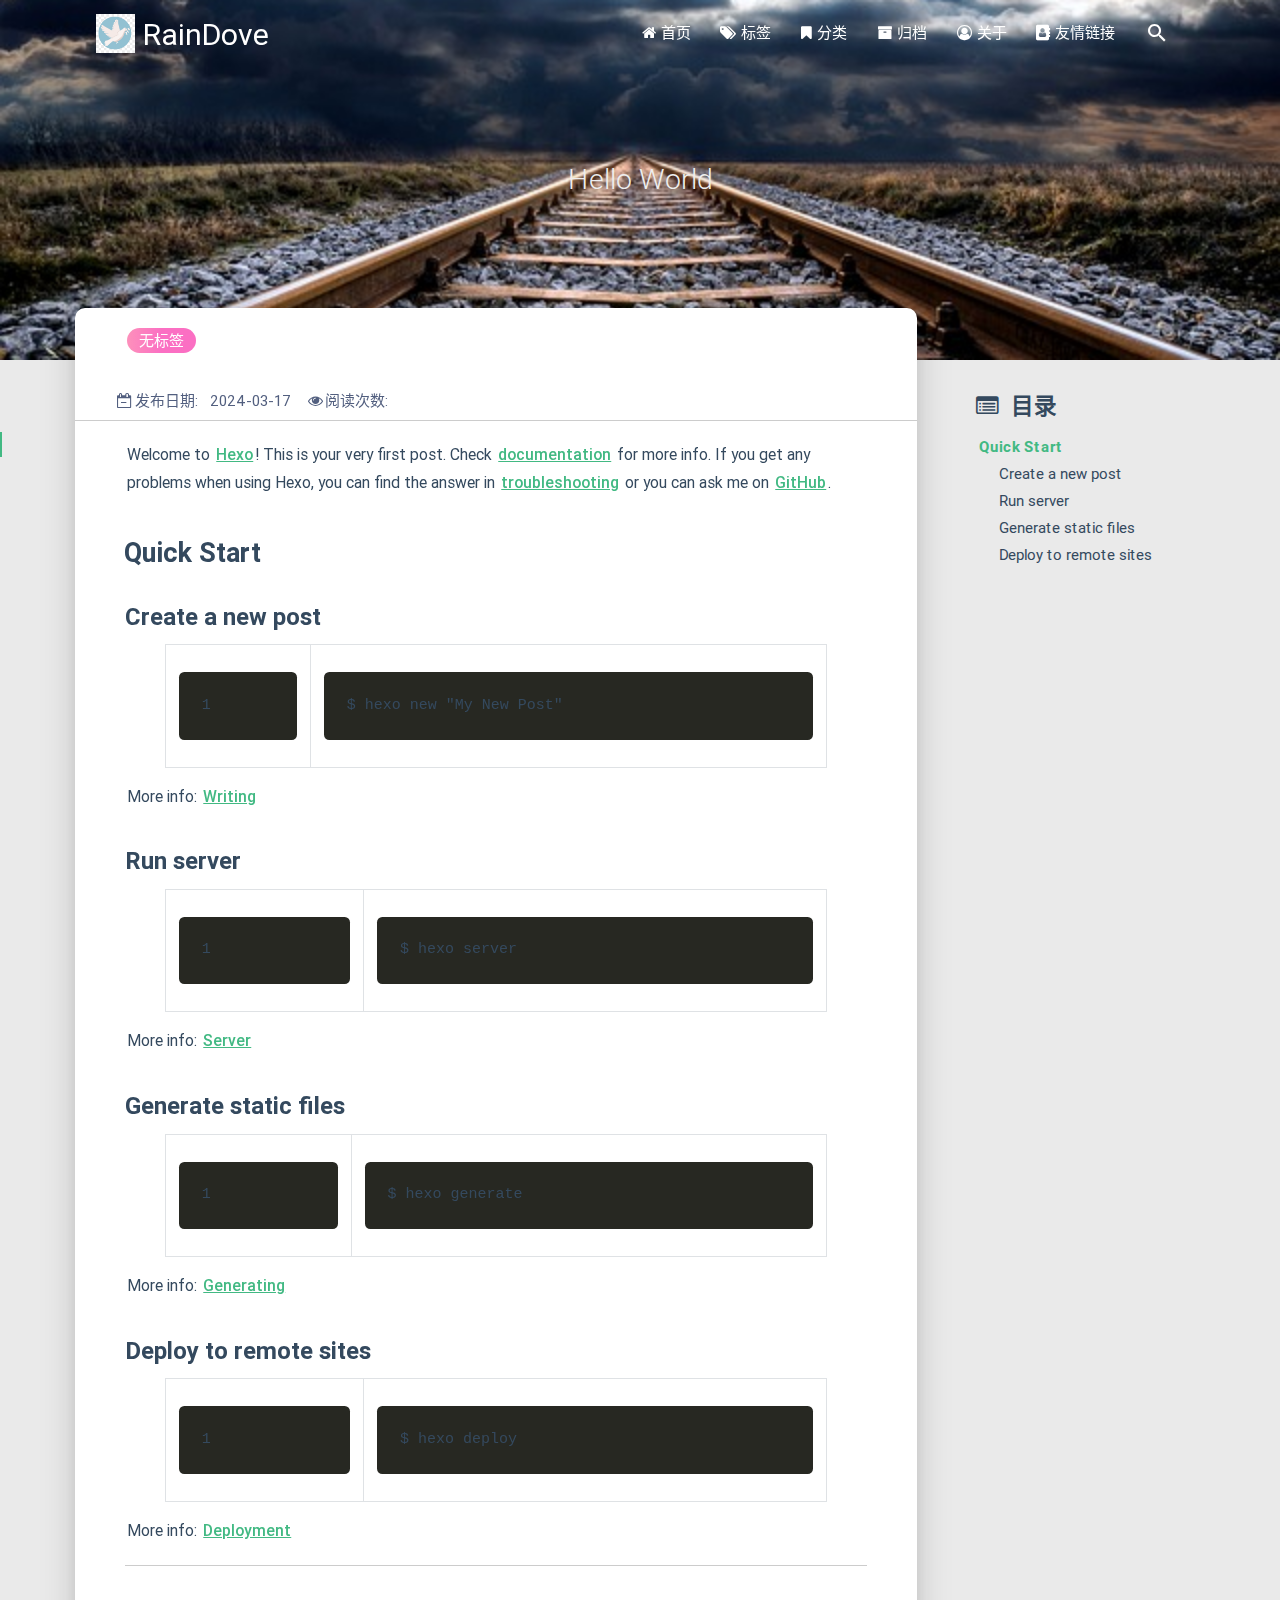
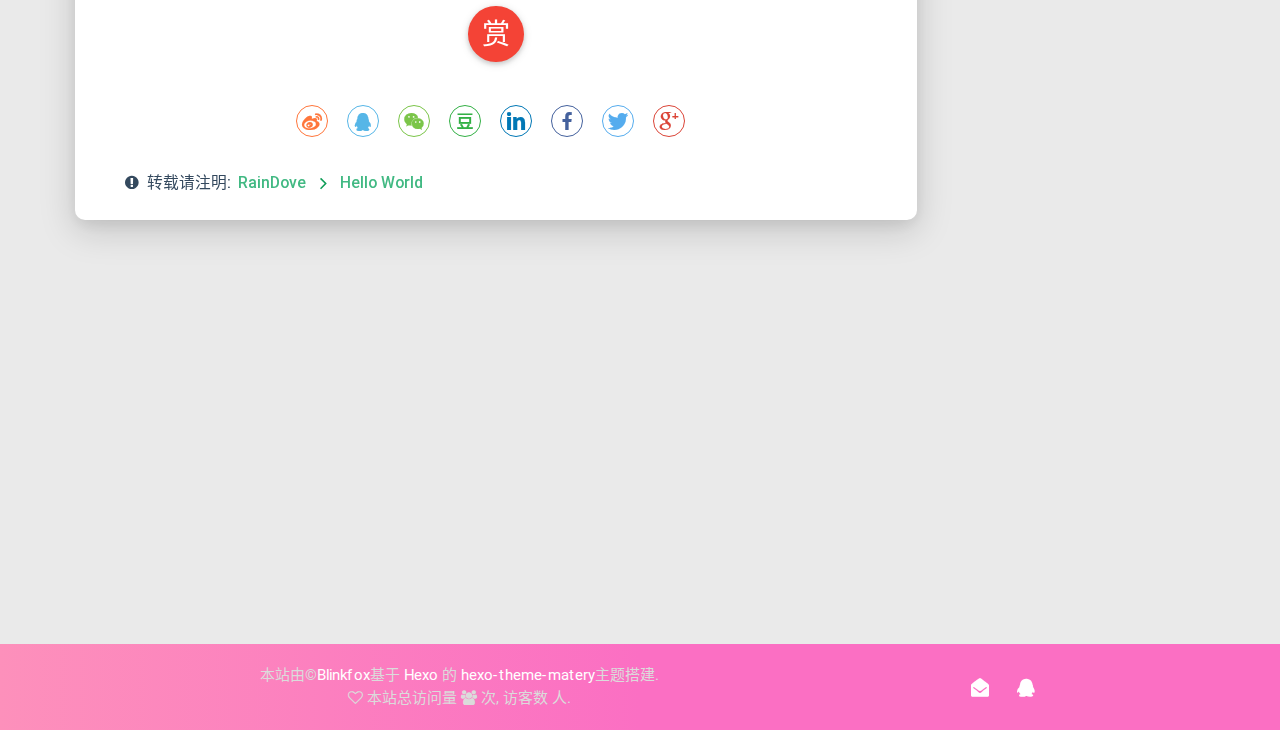
<file: 2024/03/17/hello-world/index.html>
<!DOCTYPE HTML>
<html lang="zh-CN">


<head>
    <meta charset="utf-8">
    <meta name="keywords" content="Hello World, RainDove">
    <meta name="description" content="Welcome to Hexo! This is your very first post. Check documentation for more info. If you get any problems when using Hex">
    <meta http-equiv="X-UA-Compatible" content="IE=edge">
    <meta name="viewport" content="width=device-width, initial-scale=1.0">
    <meta name="renderer" content="webkit|ie-stand|ie-comp">
    <meta name="mobile-web-app-capable" content="yes">
    <meta name="format-detection" content="telephone=no">
    <meta name="apple-mobile-web-app-capable" content="yes">
    <meta name="apple-mobile-web-app-status-bar-style" content="black-translucent">
    <title>Hello World | RainDove</title>
    <link rel="icon" type="image/png" href="/favicon.png">

    <link rel="stylesheet" type="text/css" href="/libs/awesome/css/font-awesome.min.css">
    <link rel="stylesheet" type="text/css" href="/libs/materialize/css/materialize.min.css">
    <link rel="stylesheet" type="text/css" href="/libs/aos/aos.css">
    <link rel="stylesheet" type="text/css" href="/libs/animate/animate.min.css">
    <link rel="stylesheet" type="text/css" href="/libs/lightGallery/css/lightgallery.min.css">
    <link rel="stylesheet" type="text/css" href="/css/matery.css">
    <link rel="stylesheet" type="text/css" href="/css/my.css">
    <style type="text/css">
        
    </style>

    <script src="/libs/jquery/jquery-2.2.0.min.js"></script>
<meta name="generator" content="Hexo 7.1.1"></head>


<body>

<header class="navbar-fixed">
    <nav id="headNav" class="bg-color nav-transparent">
        <div id="navContainer" class="container">
            <div class="nav-wrapper">
                <div class="brand-logo">
                    <a href="/" class="waves-effect waves-light">
                        
                        <img src="/medias/logo.png" class="logo-img hide-on-small-only">
                        
                        <span class="logo-span">RainDove</span>
                    </a>
                </div>
                

<a href="#" data-activates="mobile-nav" class="button-collapse"><i class="fa fa-navicon"></i></a>
<ul class="right">
    
    <li class="hide-on-med-and-down">
        <a href="/" class="waves-effect waves-light">
            
            <i class="fa fa-home"></i>
            
            <span>首页</span>
        </a>
    </li>
    
    <li class="hide-on-med-and-down">
        <a href="/tags" class="waves-effect waves-light">
            
            <i class="fa fa-tags"></i>
            
            <span>标签</span>
        </a>
    </li>
    
    <li class="hide-on-med-and-down">
        <a href="/categories" class="waves-effect waves-light">
            
            <i class="fa fa-bookmark"></i>
            
            <span>分类</span>
        </a>
    </li>
    
    <li class="hide-on-med-and-down">
        <a href="/archives" class="waves-effect waves-light">
            
            <i class="fa fa-archive"></i>
            
            <span>归档</span>
        </a>
    </li>
    
    <li class="hide-on-med-and-down">
        <a href="/about" class="waves-effect waves-light">
            
            <i class="fa fa-user-circle-o"></i>
            
            <span>关于</span>
        </a>
    </li>
    
    <li class="hide-on-med-and-down">
        <a href="/friends" class="waves-effect waves-light">
            
            <i class="fa fa-address-book"></i>
            
            <span>友情链接</span>
        </a>
    </li>
    
    <li>
        <a id="toggleSearch" class="waves-effect waves-light">
            <i id="searchIcon" class="mdi-action-search" title="搜索"></i>
        </a>
    </li>

</ul>

<div class="side-nav" id="mobile-nav">

    <div class="mobile-head bg-color">
        
        <img src="/medias/logo.png" class="logo-img circle responsive-img">
        
        <div class="logo-name">RainDove</div>
        <div class="logo-desc">
            
            fearless
            
        </div>
    </div>

    

    <ul class="menu-list mobile-menu-list">
        
        <li>
            <a href="/" class="waves-effect waves-light">
                
                <i class="fa fa-fw fa-home"></i>
                
                首页
            </a>
        </li>
        
        <li>
            <a href="/tags" class="waves-effect waves-light">
                
                <i class="fa fa-fw fa-tags"></i>
                
                标签
            </a>
        </li>
        
        <li>
            <a href="/categories" class="waves-effect waves-light">
                
                <i class="fa fa-fw fa-bookmark"></i>
                
                分类
            </a>
        </li>
        
        <li>
            <a href="/archives" class="waves-effect waves-light">
                
                <i class="fa fa-fw fa-archive"></i>
                
                归档
            </a>
        </li>
        
        <li>
            <a href="/about" class="waves-effect waves-light">
                
                <i class="fa fa-fw fa-user-circle-o"></i>
                
                关于
            </a>
        </li>
        
        <li>
            <a href="/friends" class="waves-effect waves-light">
                
                <i class="fa fa-fw fa-address-book"></i>
                
                友情链接
            </a>
        </li>
        
        
        <li><div class="divider"></div></li>
        <li>
            <a href="https://github.com/blinkfox/hexo-theme-matery" class="waves-effect waves-light" target="_blank">
                <i class="fa fa-github-square fa-fw"></i>Fork Me
            </a>
        </li>
        
    </ul>

    <div class="social-link">


    <a href="mailto:xxx@xx.xx" class="tooltipped" target="_blank" data-tooltip="邮件联系我" data-position="top" data-delay="50">
        <i class="fa fa-envelope-open"></i>
    </a>



    <a href="tencent://AddContact/?fromId=50&fromSubId=1&subcmd=all&uin=123123123" class="tooltipped" data-tooltip="QQ联系我: 123123123" data-position="top" data-delay="50">
        <i class="fa fa-qq"></i>
    </a>


</div>
</div>

            </div>
        </div>

        
        <style>
    .nav-transparent .github-corner {
        display: none !important;
    }

    .github-corner {
        position: absolute;
        z-index: 10;
        top: 0;
        right: 0;
        border: 0;
        transform: scale(1.1);
    }

    .github-corner svg {
        color: #0f9d58;
        fill: #fff;
        height: 64px;
        width: 64px;
    }

    .github-corner:hover .octo-arm {
        animation: a 0.56s ease-in-out;
    }

    .github-corner .octo-arm {
        animation: none;
    }

    @keyframes a {
        0%,
        to {
            transform: rotate(0);
        }
        20%,
        60% {
            transform: rotate(-25deg);
        }
        40%,
        80% {
            transform: rotate(10deg);
        }
    }
</style>

<a href="https://github.com/blinkfox/hexo-theme-matery" class="github-corner tooltipped hide-on-med-and-down" target="_blank"
   data-tooltip="Fork Me" data-position="left" data-delay="50">
    <svg viewBox="0 0 250 250" aria-hidden="true">
        <path d="M0,0 L115,115 L130,115 L142,142 L250,250 L250,0 Z"></path>
        <path d="M128.3,109.0 C113.8,99.7 119.0,89.6 119.0,89.6 C122.0,82.7 120.5,78.6 120.5,78.6 C119.2,72.0 123.4,76.3 123.4,76.3 C127.3,80.9 125.5,87.3 125.5,87.3 C122.9,97.6 130.6,101.9 134.4,103.2"
              fill="currentColor" style="transform-origin: 130px 106px;" class="octo-arm"></path>
        <path d="M115.0,115.0 C114.9,115.1 118.7,116.5 119.8,115.4 L133.7,101.6 C136.9,99.2 139.9,98.4 142.2,98.6 C133.8,88.0 127.5,74.4 143.8,58.0 C148.5,53.4 154.0,51.2 159.7,51.0 C160.3,49.4 163.2,43.6 171.4,40.1 C171.4,40.1 176.1,42.5 178.8,56.2 C183.1,58.6 187.2,61.8 190.9,65.4 C194.5,69.0 197.7,73.2 200.1,77.6 C213.8,80.2 216.3,84.9 216.3,84.9 C212.7,93.1 206.9,96.0 205.4,96.6 C205.1,102.4 203.0,107.8 198.3,112.5 C181.9,128.9 168.3,122.5 157.7,114.1 C157.9,116.9 156.7,120.9 152.7,124.9 L141.0,136.5 C139.8,137.7 141.6,141.9 141.8,141.8 Z"
              fill="currentColor" class="octo-body"></path>
    </svg>
</a>
        
    </nav>
</header>





<div class="bg-cover post-cover" style="background-image: url('/medias/featureimages/12.jpg')">
    <div class="container">
        <div class="row">
            <div class="col s12 m12 l12">
                <div class="brand">
                    <div class="description center-align post-title">
                        Hello World
                    </div>
                </div>
            </div>
        </div>
    </div>
</div>



<main class="post-container content">

    
    <link rel="stylesheet" href="/libs/tocbot/tocbot.css">
<style>
    #articleContent h1::before,
    #articleContent h2::before,
    #articleContent h3::before,
    #articleContent h4::before,
    #articleContent h5::before,
    #articleContent h6::before {
        display: block;
        content: " ";
        height: 100px;
        margin-top: -100px;
        visibility: hidden;
    }

    #articleContent :focus {
        outline: none;
    }

    .toc-fixed {
        position: fixed;
        top: 64px;
    }

    .toc-widget {
        padding-left: 20px;
    }

    .toc-widget .toc-title {
        margin: 35px 0 15px 0;
        padding-left: 17px;
        font-size: 1.5rem;
        font-weight: bold;
        line-height: 1.5rem;
    }

    .toc-widget ol {
        padding: 0;
        list-style: none;
    }

    #toc-content ol {
        padding-left: 10px;
    }

    #toc-content ol li {
        padding-left: 10px;
    }

    #toc-content .toc-link:hover {
        color: #42b983;
        font-weight: 700;
        text-decoration: underline;
    }

    #toc-content .toc-link::before {
        background-color: transparent;
        max-height: 25px;
    }

    #toc-content .is-active-link {
        color: #42b983;
    }

    #toc-content .is-active-link::before {
        background-color: #42b983;
    }
</style>
<div class="row">
    <div class="col s12 m12 l9">
        <!-- 文章内容详情 -->
<div id="artDetail">
    <div class="card">
        <div class="card-content article-info">
            <div class="row tag-cate">
                <div class="col s7">
                    
                          <div class="article-tag">
                            <span class="chip bg-color">无标签</span>
                          </div>
                    
                </div>
                <div class="col s5 right-align">
                    
                </div>
            </div>

            <div class="post-info">
                <div class="post-date info-break-policy">
                    <i class="fa fa-calendar-minus-o fa-fw"></i>发布日期:&nbsp;&nbsp;
                    2024-03-17
                </div>

                
				
				
                    <div id="busuanzi_container_page_pv" class="info-break-policy">
                        <i class="fa fa-eye fa-fw"></i>阅读次数:&nbsp;&nbsp;
                        <span id="busuanzi_value_page_pv"></span>
                    </div>
				
            </div>
        </div>
        <hr class="clearfix">
        <div class="card-content article-card-content">
            <div id="articleContent">
                <p>Welcome to <a target="_blank" rel="noopener" href="https://hexo.io/">Hexo</a>! This is your very first post. Check <a target="_blank" rel="noopener" href="https://hexo.io/docs/">documentation</a> for more info. If you get any problems when using Hexo, you can find the answer in <a target="_blank" rel="noopener" href="https://hexo.io/docs/troubleshooting.html">troubleshooting</a> or you can ask me on <a target="_blank" rel="noopener" href="https://github.com/hexojs/hexo/issues">GitHub</a>.</p>
<h2 id="Quick-Start"><a href="#Quick-Start" class="headerlink" title="Quick Start"></a>Quick Start</h2><h3 id="Create-a-new-post"><a href="#Create-a-new-post" class="headerlink" title="Create a new post"></a>Create a new post</h3><figure class="highlight bash"><table><tr><td class="gutter"><pre><span class="line">1</span><br></pre></td><td class="code"><pre><span class="line">$ hexo new <span class="string">&quot;My New Post&quot;</span></span><br></pre></td></tr></table></figure>

<p>More info: <a target="_blank" rel="noopener" href="https://hexo.io/docs/writing.html">Writing</a></p>
<h3 id="Run-server"><a href="#Run-server" class="headerlink" title="Run server"></a>Run server</h3><figure class="highlight bash"><table><tr><td class="gutter"><pre><span class="line">1</span><br></pre></td><td class="code"><pre><span class="line">$ hexo server</span><br></pre></td></tr></table></figure>

<p>More info: <a target="_blank" rel="noopener" href="https://hexo.io/docs/server.html">Server</a></p>
<h3 id="Generate-static-files"><a href="#Generate-static-files" class="headerlink" title="Generate static files"></a>Generate static files</h3><figure class="highlight bash"><table><tr><td class="gutter"><pre><span class="line">1</span><br></pre></td><td class="code"><pre><span class="line">$ hexo generate</span><br></pre></td></tr></table></figure>

<p>More info: <a target="_blank" rel="noopener" href="https://hexo.io/docs/generating.html">Generating</a></p>
<h3 id="Deploy-to-remote-sites"><a href="#Deploy-to-remote-sites" class="headerlink" title="Deploy to remote sites"></a>Deploy to remote sites</h3><figure class="highlight bash"><table><tr><td class="gutter"><pre><span class="line">1</span><br></pre></td><td class="code"><pre><span class="line">$ hexo deploy</span><br></pre></td></tr></table></figure>

<p>More info: <a target="_blank" rel="noopener" href="https://hexo.io/docs/one-command-deployment.html">Deployment</a></p>

            </div>
            <hr/>

            
            <style>
    #reward {
        margin: 40px 0;
        text-align: center;
    }

    #reward .reward-link {
        font-size: 1.88rem;
    }

    #reward .btn-floating:hover {
        box-shadow: 0 6px 12px rgba(0, 0, 0, 0.2), 0 5px 15px rgba(0, 0, 0, 0.2);
    }

    #rewardModal {
        width: 320px;
        height: 350px;
    }

    #rewardModal .reward-title {
        margin: 15px auto;
        padding-bottom: 5px;
    }

    #rewardModal .modal-content {
        padding: 10px;
    }

    #rewardModal .close {
        position: absolute;
        right: 15px;
        top: 15px;
        color: rgba(0, 0, 0, 0.5);
        font-size: 1.3rem;
        line-height: 20px;
        cursor: pointer;
    }

    #rewardModal .reward-tabs {
        margin: 0 auto;
        width: 210px;
    }

    .reward-tabs .tabs {
        height: 38px;
        margin: 10px auto;
        padding-left: 0;
    }

    .reward-tabs .tabs .tab {
        height: 38px;
        line-height: 38px;
    }

    .reward-tabs .tab a {
        color: #fff;
        background-color: #ccc;
    }

    .reward-tabs .tab a:hover {
        color: #fff;
    }

    .reward-tabs .wechat-tab .active {
        color: #fff;
        background-color: #22AB38;
    }

    .reward-tabs .alipay-tab .active {
        color: #fff;
        background-color: #019FE8;
    }

    .reward-tabs .reward-img {
        width: 210px;
        height: 210px;
    }
</style>

<div id="reward">
    <a class="reward-link btn-floating btn-large waves-effect waves-light red">赏</a>

    <!-- Modal Structure -->
    <div id="rewardModal" class="modal">
        <div class="modal-content">
            <a class="close"><i class="fa fa-close"></i></a>
            <h4 class="reward-title">你的赏识是我前进的动力</h4>
            <div class="reward-content">
                <div class="reward-tabs">
                    <ul class="tabs">
                        <li class="tab wechat-tab waves-effect waves-light"><a class="active" href="#wechat">微信</a></li>
                        <li class="tab alipay-tab waves-effect waves-light"><a href="#alipay">支付宝</a></li>
                    </ul>
                    <div id="wechat">
                        <img src="/medias/reward/wechat.png" class="reward-img" alt="微信打赏二维码">
                    </div>
                    <div id="alipay">
                        <img src="/medias/reward/alipay.jpg" class="reward-img" alt="支付宝打赏二维码">
                    </div>
                </div>
            </div>
        </div>
    </div>
</div>

<script>
    $(function () {
        $('#reward .reward-link').on('click', function () {
            $('#rewardModal').openModal();
        });

        $('#rewardModal .close').on('click', function () {
            $('#rewardModal').closeModal();
        });
    });
</script>
            

            <link rel="stylesheet" type="text/css" href="/libs/share/css/share.min.css">

<div id="article-share">
    
    <div class="social-share" data-disabled="qzone" data-wechat-qrcode-helper="<p>微信里点“发现”->“扫一扫”二维码便可查看分享。</p>"></div>
    
</div>

<script src="/libs/share/js/social-share.min.js"></script>

            <div class="reprint">
                <p>
                    <span class="reprint-tip">
                        <i class="fa fa-exclamation-circle"></i>&nbsp;&nbsp;转载请注明:
                    </span>
                    <a href="http://example.com" class="b-link-green">RainDove</a>
                    <i class="fa fa-angle-right fa-lg fa-fw text-color"></i>
                    <a href="/2024/03/17/hello-world/" class="b-link-green">Hello World</a>
                </p>
            </div>
        </div>
    </div>

    

    

    

    

    

    

<article id="prenext-posts" class="prev-next articles">
    <div class="row article-row">
        
        <div class="article col s12 m6" data-aos="fade-up" data-aos="fade-up">
            <div class="article-badge left-badge text-color">
                <i class="fa fa-dot-circle-o"></i>&nbsp;本篇
            </div>
            <div class="card">
                <a href="/2024/03/17/hello-world/">
                    <div class="card-image">
                        
                        
                        <img src="/medias/featureimages/12.jpg" class="responsive-img" alt="Hello World">
                        
                        <span class="card-title">Hello World</span>
                    </div>
                </a>
                <div class="card-content article-content">
                    <div class="summary">Welcome to Hexo! This is your very first post. Check documentation for more info. If you get any problems when using Hex</div>
                    <div class="publish-info">
                            <span class="publish-date">
                                <i class="fa fa-clock-o fa-fw icon-date"></i>2024-03-17
                            </span>
                        <span class="publish-author">
                            
                            <i class="fa fa-user fa-fw"></i>
                            歌歌
                            
                        </span>
                    </div>
                </div>

                
            </div>
        </div>
        
        
        <div class="article col s12 m6" data-aos="fade-up">
            <div class="article-badge right-badge text-color">
                下一篇&nbsp;<i class="fa fa-chevron-right"></i>
            </div>
            <div class="card">
                <a href="/2024/02/29/just-for-test/">
                    <div class="card-image">
                        
                        
                        <img src="/medias/featureimages/21.jpg" class="responsive-img" alt="just for test">
                        
                        <span class="card-title">just for test</span>
                    </div>
                </a>
                <div class="card-content article-content">
                    <div class="summary">just for test!!今天是我第一次在这里发博客！！好激动！</div>
                    <div class="publish-info">
                            <span class="publish-date">
                                <i class="fa fa-clock-o fa-fw icon-date"></i>2024-02-29
                            </span>
                        <span class="publish-author">
                            
                            <i class="fa fa-user fa-fw"></i>
                            歌歌
                            
                        </span>
                    </div>
                </div>
                
                <div class="card-action article-tags">
                    
                    <a href="/tags/hexo/" target="_blank">
                        <span class="chip bg-color">hexo</span>
                    </a>
                    
                </div>
                
            </div>
        </div>
        
    </div>
</article>
</div>


    </div>
    <div class="col l3 hide-on-med-and-down">
        <div class="toc-widget">
            <div class="toc-title"><i class="fa fa-list-alt"></i>&nbsp;&nbsp;目录</div>
            <div id="toc-content"></div>
        </div>
    </div>
</div>

<script src="/libs/tocbot/tocbot.min.js"></script>
<script>
    $(function () {
        tocbot.init({
            tocSelector: '#toc-content',
            contentSelector: '#articleContent',
            headingsOffset: -($(window).height() * 0.4 - 45),
            // headingsOffset: -205,
            headingSelector: 'h2, h3, h4'
        });

        // modify the toc link href to support Chinese.
        let i = 0;
        let tocHeading = 'toc-heading-';
        $('#toc-content a').each(function () {
            $(this).attr('href', '#' + tocHeading + (++i));
        });

        // modify the heading title id to support Chinese.
        i = 0;
        $('#articleContent').children('h2, h3, h4').each(function () {
            $(this).attr('id', tocHeading + (++i));
        });

        // Set scroll toc fixed.
        let tocHeight = parseInt($(window).height() * 0.4 - 64);
        let $tocWidget = $('.toc-widget');
        $(window).scroll(function () {
            let scroll = $(window).scrollTop();
            /* add post toc fixed. */
            if (scroll > tocHeight) {
                $tocWidget.addClass('toc-fixed');
            } else {
                $tocWidget.removeClass('toc-fixed');
            }
        });
    });
</script>
    

</main>


<footer class="page-footer bg-color">
    <div class="container row center-align">
        <div class="col s12 m8 l8 copy-right">
            本站由&copy;<a href="https://blinkfox.github.io/" target="_blank">Blinkfox</a>基于
            <a href="https://hexo.io/" target="_blank">Hexo</a> 的
            <a href="https://github.com/blinkfox/hexo-theme-matery" target="_blank">hexo-theme-matery</a>主题搭建.

            

            
			
                <br>
                
                <span id="busuanzi_container_site_pv">
                    <i class="fa fa-heart-o"></i>
                    本站总访问量 <span id="busuanzi_value_site_pv" class="white-color"></span>
                </span>
                
                
                <span id="busuanzi_container_site_uv">
                    <i class="fa fa-users"></i>
                    次,&nbsp;访客数 <span id="busuanzi_value_site_uv" class="white-color"></span> 人.
                </span>
                
            
        </div>
        <div class="col s12 m4 l4 social-link social-statis">


    <a href="mailto:xxx@xx.xx" class="tooltipped" target="_blank" data-tooltip="邮件联系我" data-position="top" data-delay="50">
        <i class="fa fa-envelope-open"></i>
    </a>



    <a href="tencent://AddContact/?fromId=50&fromSubId=1&subcmd=all&uin=123123123" class="tooltipped" data-tooltip="QQ联系我: 123123123" data-position="top" data-delay="50">
        <i class="fa fa-qq"></i>
    </a>


</div>
    </div>
</footer>

<div class="progress-bar"></div>


<!-- 搜索遮罩框 -->
<div id="searchModal" class="modal">
    <div class="modal-content">
        <div class="search-header">
            <span class="title"><i class="fa fa-search"></i>&nbsp;&nbsp;搜索</span>
            <input type="search" id="searchInput" name="s" placeholder="请输入搜索的关键字"
                   class="search-input" autofocus="">
        </div>
        <div id="searchResult"></div>
    </div>
</div>

<script src="/js/search.js"></script>
<script type="text/javascript">
    searchFunc("/" + "search.xml", 'searchInput', 'searchResult');
</script>
<!-- 回到顶部按钮 -->
<div id="backTop" class="top-scroll">
    <a class="btn-floating btn-large waves-effect waves-light" href="#!">
        <i class="fa fa-angle-up"></i>
    </a>
</div>


<script src="/libs/materialize/js/materialize.min.js"></script>
<script src="/libs/masonry/masonry.pkgd.min.js"></script>
<script src="/libs/aos/aos.js"></script>
<script src="/libs/scrollprogress/scrollProgress.min.js"></script>
<script src="/libs/lightGallery/js/lightgallery-all.min.js"></script>
<script src="/js/matery.js"></script>

<!-- Global site tag (gtag.js) - Google Analytics -->



    <script src="/libs/others/clicklove.js"></script>


    <script async src="/libs/others/busuanzi.pure.mini.js"></script>


<script type="text/javascript">
    var OriginTitile = document.title,
        st;
    document.addEventListener("visibilitychange", function () {
        document.hidden ? (document.title = "写离开页面标题显示的内容", clearTimeout(st)) : (document.title =
            "写进入页面标题显示的内容", st = setTimeout(function () {
                document.title = OriginTitile
            }, 3e3))
    })
</script      

<script src="/live2dw/lib/L2Dwidget.min.js?094cbace49a39548bed64abff5988b05"></script><script>L2Dwidget.init({"log":false,"pluginJsPath":"lib/","pluginModelPath":"assets/","pluginRootPath":"live2dw/","tagMode":false});</script></body>
</html>
</file>
<file: css/matery.css>
/*全局基础样式*/
/*小屏幕下(手机类)的样式*/
@media only screen and (max-width: 601px) {
    .container {
        width: 95%;
    }
}

/*中等屏幕下(平板类)的样式*/
@media only screen and (min-width: 600px) and (max-width: 992px) {
    .container {
        width: 90%;
    }
}

/*大屏幕下(桌面类)的样式*/
@media only screen and (min-width: 993px) {
    .container {
        width: 85%;
        max-width: 1125px;
    }

    .post-container {
        width: 90%;
        margin: 0 auto;
        max-width: 1250px;
    }
}

body {
    background-color: #eaeaea;
    margin: 0;
    color: #34495e;
}

h1 {
    margin: 48px 0 22px -5px;
    font-size: 2.0rem;
    font-weight: bold;
    line-height: 2.0rem;
}

h2 {
    margin: 42px 0 18px -5px;
    font-size: 1.8rem;
    font-weight: bold;
    line-height: 1.8rem;
}

h3 {
    margin: 38px 0 15px -4px;
    font-size: 1.6rem;
    font-weight: bold;
    line-height: 1.7rem;
}

h4 {
    margin: 32px 0 12px -4px;
    font-size: 1.45rem;
    font-weight: bold;
    line-height: 1.45rem;
}

h5 {
    margin: 28px 0 8px -4px;
    font-size: 1.2rem;
    font-weight: bold;
    line-height: 1.2rem;
}

h6 {
    margin: 22px 0 4px -4px;
    font-size: 1.1rem;
    line-height: 1.1rem;
}

p {
    font-size: 1rem;
    line-height: 1.5rem;
}

hr {
    margin: 20px 0;
    border: 0;
    border-top: 1px solid #ccc;
}

blockquote {
    border-left: 5px solid #42b983;
    padding: 1rem 0.8rem 0.2rem 0.8rem;
    color: #666;
    background-color: rgba(66, 185, 131, .1);
}

pre {
    padding: 1.5rem !important;
    margin: 1rem 0 !important;
    background: #272822;
    overflow: auto;
    border-radius: 0.35rem;
    tab-size: 4;
}

code {
    padding: 1px 5px;
    font-family: Inconsolata, Monaco, Consolas, 'Courier New', Courier, monospace;
    font-size: 0.91rem;
    color: #e96900;
    background-color: #f8f8f8;
    border-radius: 2px;
}

pre code {
    padding: 0;
    color: #e8eaf6;
    background-color: #272822;
}

pre[class*="language-"] {
    padding: 1.2em;
    margin: .5em 0;
}

code[class*="language-"],
pre[class*="language-"] {
    color: #e8eaf6;
    white-space: pre-wrap !important;
}

b,
strong {
    font-weight: bold;
}

dfn {
    font-style: italic;
}

small {
    font-size: 85%;
}

cite {
    font-style: normal;
}

mark {
    background-color: #fcf8e3;
    padding: .2em;
}

.card {
    border-radius: 10px;
    box-shadow: 0 15px 35px rgba(50, 50, 93, .1), 0 5px 15px rgba(0, 0, 0, .07) !important;
}

.card .card-image img {
    border-radius: 5px 5px 0 0;
}

.container .row {
    margin-bottom: 0;
}

.bg-color {
    background-image: linear-gradient(to right, #fd90bb 0%, #fb6fc3 50%);
}

.text-color {
    color: #0f9d58 !important;
}

.white-color {
    color: #fff;
}

/*头部导航栏样式*/
@media only screen and (max-width: 600px) {
    header nav .brand-logo {
        left: 80px;
        width: 100px;
        font-size: 1.6rem;
        -webkit-transform: translateX(-50%);
        transform: translateX(-50%);
    }

    header .brand-logo .logo-span {
        font-size: 1.6rem !important;
    }
}

.progress-bar {
    height: 4px;
    position: fixed;
    bottom: 0;
    z-index: 300;
    background: linear-gradient(to right, #4cbf30 0%, #0f9d58 100%);
    opacity: 0.8;
}

nav, .side-nav {
    box-shadow: 0 2px 5px 0 rgba(0, 0, 0, 0.16), 0 7px 10px 0 rgba(0, 0, 0, 0.12);
}

header .nav-transparent {
    background-color: transparent !important;
    background-image: none;
    box-shadow: none;
}

header nav .brand-span {
    font-size: 1.45rem;
}

header .brand-logo .logo-img {
    height: 45px;
    vertical-align: middle;
    padding-bottom: 6px;
}

header .brand-logo .logo-span {
    font-size: 2rem;
}

header .button-collapse i {
    font-size: 1.5rem;
}

header .side-nav .mobile-head {
    padding: 0 15px;
}

header .side-nav .mobile-head img {
    margin-top: 30px;
    width: 75px;
    height: 75px;
}

header .side-nav .mobile-head .logo-name {
    margin-top: -30px;
    padding-left: 10px;
    font-size: 1.5rem;
}

header .side-nav .mobile-head .logo-desc {
    margin-top: -10px;
    padding-left: 10px;
    padding-bottom: 10px;
    font-size: 0.8rem;
    line-height: 1.3rem;
    color: #e3e3e3;
}

header .side-nav .menu-list li {
    padding: 0;
    margin-left: -15px;
}

header .side-nav .menu-list a {
    height: 50px;
    line-height: 50px;
}

header .side-nav .menu-list a i {
    line-height: 16px;
}

.mobile-menu-list a i {
    font-size: 1.1rem;
}

header .side-nav .fa-fw {
    width: 5rem;
    text-align: left;
}

header .side-nav .social-link {
    position: absolute;
    bottom: 45px;
    padding-left: 15px;
}

.social-link a {
    font-size: 1.2rem;
    display: inline;
    padding: 0 12px;
}

.cover-btns {
    position: relative;
    top: 10vh;
    text-align: center;
}

.cover-btns a {
    margin: 10px 15px;
    padding: 0 35px;
    height: 45px;
    line-height: 45px;
    font-size: 1rem;
    color: #fff;
    border: 1px solid #fff;
    background-color: transparent;
    border-radius: 30px;
    box-shadow: none;
}

.cover-btns a:hover {
    border: 1px solid #f44336;
    background-color: #f44336;
    box-shadow: 0 14px 26px -12px rgba(233, 30, 99, 0.42), 0 4px 23px 0 rgba(0, 0, 0, 0.12), 0 8px 10px -5px rgba(233, 30, 99, 0.2);
}

.cover-btns a i {
    font-size: 1.1rem;
    padding-right: 5px;
}

.cover-social-link {
    position: relative;
    top: 18vh;
    text-align: center;
}

.cover-social-link a {
    padding: 0 15px;
    font-size: 1.35rem;
    color: #fff;
}

header .go-back {
    float: left;
    position: relative;
    padding-left: 5px;
    padding-right: 5px;
    z-index: 1;
    height: 56px;
}

header .go-back i {
    font-size: 1.6rem;
    font-weight: 200;
    line-height: 56px;
}

/* 背景图效果. */
.bg-cover {
    position: relative;
    display: flex;
    align-items: center;
    height: 60vh;
    padding: 0;
    margin-top: -64px;
    border: 0;
    overflow: hidden;
    background-position: center center;
    background-size: cover;
    transform: translate3d(0px, 0px, 0px);
}

.post-cover {
    height: 40vh !important;
}

.bg-cover:after {
    -webkit-animation: rainbow 60s infinite;
    animation: rainbow 60s infinite;
}

.bg-cover:before, .bg-cover:after {
    position: absolute;
    z-index: 1;
    width: 100%;
    height: 100%;
    display: block;
    left: 0;
    top: 0;
    content: "";
}

.bg-cover .container {
    position: relative;
    color: #fff;
    z-index: 2;
}

.bg-cover .title {
    font-size: 4rem;
    font-weight: 700;
    line-height: 1.85em;
    margin-bottom: 20px;
    position: relative;
}

.bg-cover .description {
    font-size: 1.25rem;
    font-weight: 300;
    line-height: 1.4em;
    color: #eee;
}

.bg-cover .post-title {
    font-size: 1.9rem;
}

@-webkit-keyframes rainbow {
    0%,
    100% {
        background: rgba(156, 39, 176, 0.75);
        background: linear-gradient(45deg, rgba(156, 39, 176, 0.75) 0%, rgba(156, 39, 176, 0.65) 100%);
        background: -moz-linear-gradient(135deg, rgba(156, 39, 176, 0.75) 0%, rgba(156, 39, 176, 0.65) 100%);
        background: -webkit-linear-gradient(135deg, rgba(156, 39, 176, 0.75) 0%, rgba(156, 39, 176, 0.65) 100%);
    }
    16% {
        background: rgba(132, 13, 121, 0.75);
        background: linear-gradient(45deg, rgba(132, 13, 121, 0.75) 0%, rgba(132, 13, 121, 0.65) 100%);
        background: -moz-linear-gradient(135deg, rgba(132, 13, 121, 0.75) 0%, rgba(132, 13, 121, 0.65) 100%);
        background: -webkit-linear-gradient(135deg, rgba(132, 13, 121, 0.75) 0%, rgba(132, 13, 121, 0.65) 100%);
    }
    32% {
        background: rgba(239, 83, 80, 0.75);
        background: linear-gradient(45deg, rgba(239, 83, 80, 0.75) 0%, rgba(239, 83, 80, 0.65) 100%);
        background: -moz-linear-gradient(135deg, rgba(239, 83, 80, 0.75) 0%, rgba(239, 83, 80, 0.65) 100%);
        background: -webkit-linear-gradient(135deg, rgba(239, 83, 80, 0.75) 0%, rgba(239, 83, 80, 0.65) 100%);
    }
    48% {
        background: rgba(255, 87, 34, 0.75);
        background: linear-gradient(45deg, rgba(255, 87, 34, 0.75) 0%, rgba(255, 87, 34, 0.65) 100%);
        background: -moz-linear-gradient(135deg, rgba(255, 87, 34, 0.75) 0%, rgba(255, 87, 34, 0.65) 100%);
        background: -webkit-linear-gradient(135deg, rgba(255, 87, 34, 0.75) 0%, rgba(255, 87, 34, 0.65) 100%);
    }
    64% {
        background: rgba(255, 160, 0, 0.75);
        background: linear-gradient(45deg, rgba(255, 160, 0, 0.75) 0%, rgba(255, 160, 0, 0.65) 100%);
        background: -moz-linear-gradient(135deg, rgba(255, 160, 0, 0.75) 0%, rgba(255, 112, 66, 0.65) 100%);
        background: -webkit-linear-gradient(135deg, rgba(255, 160, 0, 0.75) 0%, rgba(255, 160, 0, 0.65) 100%);
    }
    80% {
        background: rgba(233, 30, 99, 0.75);
        background: linear-gradient(45deg, rgba(233, 30, 99, 0.75) 0%, rgba(233, 30, 99, 0.65) 100%);
        background: -moz-linear-gradient(135deg, rgba(233, 30, 99, 0.75) 0%, rgba(233, 30, 99, 0.65) 100%);
        background: -webkit-linear-gradient(135deg, rgba(2233, 30, 99, 0.75) 0%, rgba(233, 30, 99, 0.65) 100%);
    }
}

@keyframes rainbow {
    0%,
    100% {
        background: rgba(156, 39, 176, 0.75);
        background: linear-gradient(45deg, rgba(156, 39, 176, 0.75) 0%, rgba(156, 39, 176, 0.65) 100%);
        background: -moz-linear-gradient(135deg, rgba(156, 39, 176, 0.75) 0%, rgba(156, 39, 176, 0.65) 100%);
        background: -webkit-linear-gradient(135deg, rgba(156, 39, 176, 0.75) 0%, rgba(156, 39, 176, 0.65) 100%);
    }
    16% {
        background: rgba(132, 13, 121, 0.75);
        background: linear-gradient(45deg, rgba(132, 13, 121, 0.75) 0%, rgba(132, 13, 121, 0.65) 100%);
        background: -moz-linear-gradient(135deg, rgba(132, 13, 121, 0.75) 0%, rgba(132, 13, 121, 0.65) 100%);
        background: -webkit-linear-gradient(135deg, rgba(132, 13, 121, 0.75) 0%, rgba(132, 13, 121, 0.65) 100%);
    }
    32% {
        background: rgba(239, 83, 80, 0.75);
        background: linear-gradient(45deg, rgba(239, 83, 80, 0.75) 0%, rgba(239, 83, 80, 0.65) 100%);
        background: -moz-linear-gradient(135deg, rgba(239, 83, 80, 0.75) 0%, rgba(239, 83, 80, 0.65) 100%);
        background: -webkit-linear-gradient(135deg, rgba(239, 83, 80, 0.75) 0%, rgba(239, 83, 80, 0.65) 100%);
    }
    48% {
        background: rgba(255, 87, 34, 0.75);
        background: linear-gradient(45deg, rgba(255, 87, 34, 0.75) 0%, rgba(255, 87, 34, 0.65) 100%);
        background: -moz-linear-gradient(135deg, rgba(255, 87, 34, 0.75) 0%, rgba(255, 87, 34, 0.65) 100%);
        background: -webkit-linear-gradient(135deg, rgba(255, 87, 34, 0.75) 0%, rgba(255, 87, 34, 0.65) 100%);
    }
    64% {
        background: rgba(255, 160, 0, 0.75);
        background: linear-gradient(45deg, rgba(255, 160, 0, 0.75) 0%, rgba(255, 160, 0, 0.65) 100%);
        background: -moz-linear-gradient(135deg, rgba(255, 160, 0, 0.75) 0%, rgba(255, 112, 66, 0.65) 100%);
        background: -webkit-linear-gradient(135deg, rgba(255, 160, 0, 0.75) 0%, rgba(255, 160, 0, 0.65) 100%);
    }
    80% {
        background: rgba(233, 30, 99, 0.75);
        background: linear-gradient(45deg, rgba(233, 30, 99, 0.75) 0%, rgba(233, 30, 99, 0.65) 100%);
        background: -moz-linear-gradient(135deg, rgba(233, 30, 99, 0.75) 0%, rgba(233, 30, 99, 0.65) 100%);
        background: -webkit-linear-gradient(135deg, rgba(2233, 30, 99, 0.75) 0%, rgba(233, 30, 99, 0.65) 100%);
    }
}

.index-card {
    margin-top: -40px;
}

.dream {
    margin-top: 20px;
    margin-bottom: 40px;
}

.dream .title,
.music-player .title,
.video-player .title {
    margin-bottom: 20px;
    font-size: 2rem;
    font-weight: 700;
}

.dream .text {
    opacity: .6;
    font-size: 1.1rem;
}

.music-player,
.video-player {
    margin-top: 10px;
    margin-bottom: 50px;
}

.music,
.dplayer-video {
    box-shadow: 0 5px 20px 0 rgba(0,0,0,.2), 0 10px 20px -12px rgba(0,0,0,.5) !important;
}

#recommend-sections {
    margin-top: -30px;
    padding-top: 30px;
}

.index-card .card .card-content {
    padding: 20px 40px;
}

@media only screen and (min-width: 1418px) {
    .recommend {
        margin-top: 20px;
        padding: 0 0.75rem;
    }
}

@media only screen and (max-width: 601px) {
    .index-card .card .card-content {
        padding: 10px 10px;
    }
}

/*中等屏幕下(平板类)的样式*/
@media only screen and (min-width: 600px) and (max-width: 992px) {
    .index-card .card .card-content {
        padding: 20px 20px;
    }
}

.recommend .row .col {
    padding: 0 1.25rem;
}

.recommend .title {
    margin-top: 25px;
    margin-bottom: 25px;
    text-align: center;
    font-size: 1.8rem;
    font-weight: 700;
    line-height: 1.8rem;
}

.recommend .post-card:before {
    position: absolute;
    z-index: 0;
    width: 100%;
    height: 100%;
    display: block;
    left: 0;
    top: 0;
    content: "";
    background-color: rgba(0, 0, 0, .3);
    border-radius: 10px;
}

.recommend .post-card {
    position: relative;
    width: 100%;
    height: 300px;
    max-height: 300px;
    margin-bottom: 15px;
    margin-top: 15px;
    text-align: center;
    border: 0;
    border-radius: 10px;
    color: rgba(0, 0, 0, .87);
    background: #fff 50%;
    background-size: cover;
    box-shadow: 0 15px 35px rgba(50, 50, 93, .1), 0 5px 15px rgba(0, 0, 0, .07);
}

.recommend .post-card .post-body {
    position: relative;
    margin: 0 auto;
    padding: 1.8rem 1.25rem;
    z-index: 2;
}

.recommend .post-card .post-categories {
    margin: 10px auto;
}

.recommend .post-card .post-categories .category {
    padding: 0 8px;
    color: hsla(0, 0%, 100%, .7) !important;
    font-size: .75rem;
    font-weight: 500;
}

.recommend .post-card a {
    color: #fff;
}

.recommend .post-card .post-title {
    height: 48px;
    margin-top: 10px;
    margin-bottom: 5px;
}

.recommend .post-card .post-description {
    margin: 20px auto;
    max-width: 500px;
    height: 65px;
    max-height: 65px;
    font-size: 14px;
    color: hsla(0, 0%, 100%, .78) !important;
}

.recommend .post-card .read-more {
    height: 40px;
    margin: .6rem 1px;
    font-size: 0.9rem;
    font-weight: 400;
    line-height: 40px;
    color: #fff;
    border-radius: 30px;
    box-shadow: 0 2px 2px 0 rgba(244, 67, 54, .14), 0 3px 1px -2px rgba(244, 67, 54, .2), 0 1px 5px 0 rgba(244, 67, 54, .12);
}

.recommend .post-card .read-more .icon {
    font-size: 1.05rem;
    padding-right: 10px;
}

.archive-calendar {
    margin-top: -60px;
    max-width: 820px;
}

#post-calendar {
    width: 100%;
    height: 225px;
}

.settings-content {
    margin-top: -10px;
}

/*文章列表卡片各样式*/
#articles {
    margin-top: 10px;
    margin-bottom: 10px;
}

article a {
    margin-right: 0 !important;
    color: #525f7f;
    text-transform: none !important;
}

article a:hover {
    font-weight: bold;
    color: #42b983;
    text-decoration: underline;
}

.articles .row {
    margin-left: 0;
    margin-right: 0;
}

article .card {
    border-radius: 10px;
}

article .card-image {
    background-color: #222;
}

article .card-image img {
    height: 220px;
    border-radius: 0.3rem;
    opacity: .7;
}

article .tag-image img {
    height: 220px;
}

article .card .card-content {
    padding: 15px 15px 12px 18px;
}

article .article-content .summary {
    padding-bottom: 2px;
    padding-left: 0;
    margin-bottom: 6px;
    word-break: break-all;
}

article .article-content .publish-author {
    float: right;
}

.publish-date .icon-date {
    padding-right: 5px;
}

.publish-author .icon-category {
    padding-left: 10px;
}

.article-content .publish-author .post-category {
    padding-left: 5px;
}

article .card .card-action {
    padding: 10px 15px 10px 18px;
}

article .article-tags .chip {
    margin: 2px;
    font-size: 0.8rem;
    font-weight: 400;
    height: 22px;
    line-height: 22px;
    color: #fff;
    border-radius: 10px;
}

.prev-next {
    margin-left: -0.75rem;
}

.prev-next .article-badge {
    min-width: 3rem;
    margin-top: 7px;
    padding: 3px 10px 3px 8px;
    text-align: center;
    font-size: 1rem;
    line-height: inherit;
    position: absolute;
    box-sizing: border-box;
    z-index: 200;
    background-color: #fff;
    font-weight: 500;
}

.prev-next .left-badge {
    border-radius: 0 5px 5px 0;
}

.prev-next .right-badge {
    border-radius: 5px 0 0 5px;
    right: 10px;
}

.paging .row {
    margin-left: 0;
    margin-right: 0;
}

.paging .page-info {
    font-size: 1.4rem;
    color: #888;
    padding-top: 1rem;
}

.paging i {
    font-size: 2.5rem;
}

.paging .disabled {
    background-color: #ccc !important;
}

.paging .disabled i {
    color: #999 !important;
}

/*文章详情样式*/
#artDetail {
    margin-top: -60px;
}

/* 修改小屏幕下文章详情table样式. */
@media only screen and (max-width: 550px) {
    #articleContent table{
        table-layout: fixed;
    }
}

@media only screen and (min-width: 1418px) {
    #artDetail {
        margin-top: -60px;
        padding: 0 0.75rem;
    }
}

#artDetail .card {
    box-shadow: 0 10px 35px 2px rgba(0, 0, 0, .15),
    0 5px 15px rgba(0, 0, 0, .07),
    0 2px 5px -5px rgba(0, 0, 0, .1) !important;
}

#artDetail .tag-cate {
    padding-bottom: 15px;
}

#artDetail a {
    margin-right: 0 !important;
    text-transform: none !important;
}

#artDetail .article-info {
    padding: 20px 30px 1px 40px;
    margin-bottom: -5px;
}

#artDetail .article-tag {
    float: left;
}

#artDetail .article-tag .chip {
    font-size: 1rem;
    font-weight: 400;
    height: 25px;
    line-height: 25px;
    color: #fff;
    border-radius: 15px;
    margin-right: 5px;
    margin-bottom: 2px;
}

#artDetail .post-cate {
    float: right;
    color: #42b983;
}

#artDetail .post-cate a {
    padding-right: 5px;
    color: #42b983;
    font-weight: 500;
}

#artDetail .post-cate a:hover {
    text-decoration: underline;
}

#artDetail .post-info {
    color: #525f7f;
}

#artDetail .post-info .post-category {
    padding-right: 4px;
    color: #525f7f;
}

#artDetail .post-info .post-category:hover {
    font-weight: bold;
    color: #42b983;
    text-decoration: underline;
}

#artDetail .post-info .post-date {
    color: #525f7f;
}

#artDetail .post-info .post-word-count {
    margin-left: 15px;
}

#artDetail .post-info .post-read {
    margin-left: 15px;
    color: #525f7f;
}

#artDetail .article-card-content {
    padding: 0 15px 20px 18px;
}

@media only screen and (max-width: 601px) {
    #artDetail .article-info {
        padding: 15px 15px 1px 15px;
        margin-bottom: -5px;
    }
}

@media only screen and (min-width: 600px) and (max-width: 992px) {
    #artDetail .article-card-content {
        padding: 0 30px 20px 32px;
    }

    #artDetail .article-info {
        padding: 15px 20px 0 28px;
        margin-bottom: -5px;
    }
}

@media only screen and (min-width: 993px) {
    #artDetail .article-card-content {
        padding: 0 50px 20px 50px;
    }
}

#artDetail .reprint {
    margin: 15px 0 5px 0;
}

#artDetail .reprint .reprint-tip {
    margin-right: 3px;
    font-size: 1.05rem;
    font-weight: 500;
}

#artDetail .reprint a {
    font-size: 1.05rem;
    color: #42b983;
    font-weight: 500;
}

#articleContent p {
    margin: 2px 2px 10px;
    font-size: 1.05rem;
    line-height: 1.85rem;
}

#articleContent blockquote p {
    text-indent: 0.2rem;
}

#articleContent a {
    padding: 0 2px;
    color: #42b983;
    font-weight: 500;
    text-decoration: underline;
    word-wrap:break-word;
}

#articleContent .img-item {
    text-align: center;
}

#articleContent img {
    max-width: 100%;
    height: auto;
    cursor: pointer;
}

#articleContent video {
    display: block;
    margin: 30px auto;
    box-shadow: 0 5px 35px 0 rgba(0,0,0,.2), 0 10px 35px -11px rgba(0,0,0,.6);
    cursor: pointer;
}

#articleContent ol,
ul {
    display: block;
    padding-left: 2em;
    word-spacing: 0.05rem;
}

#articleContent ul li,
ol li {
    display: list-item;
    line-height: 1.8rem;
    font-size: 1rem;
}

#articleContent ul li {
    list-style-type: disc;
}

#articleContent ul ul li {
    list-style-type: circle;
}

#articleContent table, th, td {
    padding: 12px 13px;
    border: 1px solid #dfe2e5;
}

table tr:nth-child(2n), thead {
    background-color: #fafafa;
}

#articleContent table th {
    background-color: #f2f2f2;
    min-width: 80px;
}

#articleContent table td {
    min-width: 80px;
}

#articleContent [type="checkbox"]:not(:checked), [type="checkbox"]:checked {
    position: inherit;
    margin-left: -1.3rem;
    margin-right: 0.4rem;
    margin-top: -1px;
    vertical-align: middle;
    left: unset;
    visibility: visible;
}

#article-share .social-share {
    text-align: center;
    margin: 30px 0;
}

@media only screen and (min-width: 600px) {
    #article-share .social-share a {
        margin-right: 15px !important;
    }
}

.chip-container {
    margin-top: -60px;
}

.chip-container .tag-title {
    margin-bottom: 10px;
    color: #3C4858;
    font-size: 1.75rem;
    font-weight: 400;
}

.chip-container .tag-chips {
    margin: 1rem auto 0.5rem;
    max-width: 850px;
    text-align: center;
}

.chip-container .tags-posts {
    margin-top: 20px;
}

.chip-container .chip-default {
    color: #34495e;
}

.chip-container .chip-active {
    color: #FFF !important;
    background: linear-gradient(to bottom right, #FF5E3A 0%, #FF2A68 100%) !important;
    box-shadow: 2px 5px 10px #aaa !important;
}

.chip-container .chip {
    margin: 10px 10px;
    padding: 0 16px;
    display: inline-block;
    height: 38px;
    min-width: 80px;
    line-height: 39px;
    font-size: 1rem;
    font-weight: 500;
    border-radius: 5px;
    word-wrap: break-word;
    cursor: pointer;
    box-shadow: 0 3px 5px rgba(0, 0, 0, .12);
}

.chip-container .chip:hover {
    color: #fff;
    background: linear-gradient(to right, #4cbf30 0%, #0f9d58 100%) !important;
}

.chip .tag-length {
    margin-left: 5px;
    margin-right: -2px;
    font-size: 0.5rem;
}

.chip-default .tag-length {
    color: #e91e63;
}

.chip-active .tag-length {
    color: #fff;
}

/* archive page. */
#cd-timeline .year {
    position: relative;
    width: 80px;
    height: 80px;
    margin: 10px 0 50px -20px;
    padding: 21px 10px;
    background-color: #ff5722;
    color: #fff;
    font-size: 1.8rem;
    font-weight: 600;
}

#cd-timeline .year a {
    color: #fff;
}

#cd-timeline .month {
    position: relative;
    width: 60px;
    height: 60px;
    margin: 10px 0 30px -10px;
    padding: 14px 16px;
    background-color: #ef6c00;
    color: #fff;
    font-size: 1.7rem;
    font-weight: 600;
}

#cd-timeline .month a {
    color: #fff;
}

#cd-timeline .day {
    position: relative;
    padding: 8px 10px;
    background-color: #ffa726;
    color: #fff;
    font-size: 1.2rem;
    font-weight: 500;
}

#cd-timeline {
    /*width: 90%;*/
    max-width: 820px;
    position: relative;
    margin-top: 2rem;
    margin-bottom: 2rem;
}

#cd-timeline::before {
    /* this is the vertical line */
    content: '';
    position: absolute;
    top: 0;
    left: 18px;
    height: 100%;
    width: 4px;
    background: #0f9d58;
}

@media only screen and (min-width: 900px) {
    #cd-timeline {
        margin-top: 2rem;
        margin-bottom: 2rem;
    }

    #cd-timeline::before {
        left: 50%;
        margin-left: -2px;
    }

    #cd-timeline .year {
        margin: 10px 0 50px -40px;
        padding: 22px 11px;
    }

    #cd-timeline .month {
        margin: 10px 0 30px -30px;
        padding: 14px 16px;
    }
}

.cd-timeline-block {
    position: relative;
    margin: 1em 0;
}

.cd-timeline-block::after {
    clear: both;
    content: "";
    display: table;
}

.cd-timeline-block:first-child {
    margin-top: 0;
}

.cd-timeline-block:last-child {
    margin-bottom: 0;
}

@media only screen and (min-width: 870px) {
    .cd-timeline-block {
        margin: 1em 0;
    }

    .cd-timeline-block:first-child {
        margin-top: 0;
    }

    .cd-timeline-block:last-child {
        margin-bottom: 0;
    }
}

.cd-timeline-img {
    position: absolute;
    top: 0;
    left: 0;
    width: 40px;
    height: 40px;
    border-radius: 50%;
    box-shadow: 0 0 0 4px #ffffff, inset 0 2px 0 rgba(0, 0, 0, 0.08), 0 3px 0 4px rgba(0, 0, 0, 0.05);
}

@media only screen and (min-width: 900px) {
    .cd-timeline-img {
        width: 40px;
        height: 40px;
        left: 50%;
        margin-left: -20px;
        /* Force Hardware Acceleration in WebKit */
        -webkit-transform: translateZ(0);
        -webkit-backface-visibility: hidden;
    }

    .cssanimations .cd-timeline-img.is-hidden {
        visibility: hidden;
    }

    .cssanimations .cd-timeline-img.bounce-in {
        visibility: visible;
        -webkit-animation: cd-bounce-1 0.6s;
        -moz-animation: cd-bounce-1 0.6s;
        animation: cd-bounce-1 0.6s;
    }
}

.cd-timeline-content {
    position: relative;
    margin-top: -40px;
    margin-left: 60px;
    padding: 0;
    border-radius: 5px;
    background: #ffffff;
    box-shadow: 0 15px 35px rgba(50, 50, 93, .1), 0 5px 15px rgba(0, 0, 0, .07) !important;
}

.cd-timeline-content::after {
    clear: both;
    content: "";
    display: table;
}

.cd-timeline-content .card {
    margin: 0;
}

.cd-timeline-content::before {
    content: '';
    position: absolute;
    top: 18px !important;
    right: 100%;
    height: 0;
    width: 14px;
    margin-left: 2px;
    margin-right: 2px;
    border: 1px dashed #ffa726;
}

@media only screen and (min-width: 768px) {
    .cd-timeline-content h2 {
        font-size: 1.25rem;
    }

    .cd-timeline-content p {
        font-size: 1rem;
    }

    .cd-timeline-content .cd-read-more,
    .cd-timeline-content .cd-date {
        font-size: 0.875rem;
    }
}

@media only screen and (min-width: 900px) {
    .cd-timeline-content {
        margin-left: 0;
        padding: 0;
        width: 45%;

    }

    .cd-timeline-content::before {
        top: 24px;
        left: 100%;
    }

    .cd-timeline-content .cd-read-more {
        float: left;
    }

    .cd-timeline-block:nth-child(even) .cd-timeline-content {
        float: right;
    }

    .cd-timeline-block:nth-child(even) .cd-timeline-content::before {
        top: 24px;
        left: auto;
        right: 100%;
        border-color: #ffa726;
    }

    .cd-timeline-block:nth-child(even) .cd-timeline-content .cd-read-more {
        float: right;
    }

    .cssanimations .cd-timeline-content.is-hidden {
        visibility: hidden;
    }

    .cssanimations .cd-timeline-content.bounce-in {
        visibility: visible;
        -webkit-animation: cd-bounce-2 0.6s;
        -moz-animation: cd-bounce-2 0.6s;
        animation: cd-bounce-2 0.6s;
    }
}

/* about page styles. */

.about-container {
    width: 90%;
    max-width: 1225px;
    margin-top: -60px;
}

@media only screen and (max-width: 601px) {
    .about-container {
        width: 95%;
    }
}

.post-statis {
    text-align: center;
}

.post-statis .statis {
    display: inline-block;
    padding: 0.3rem 0.8rem;
    text-align: center;
    letter-spacing: .03rem;
}

.post-statis .statis .count {
    display: block;
    font-size: 1.3rem;
    font-weight: bold;
    text-decoration: underline;
}

.post-statis .statis .count a {
    color: #42b983;
}

.post-statis .statis .name {
    font-size: 0.9rem;
    color: #777;
}

#aboutme .social-link {
    margin: 0.5rem 0;
    text-align: center;
}

#aboutme .social-link a {
    display: inline-block;
    width: 2.3rem;
    height: 2.3rem;
    line-height: 2.2rem;
    margin: 0 0.5rem;
    padding: 0;
    color: #fff;
    border: 1px solid #0f9d58;
    background: radial-gradient(#4cbf30, #0f9d58);;
    font-size: 0.9rem;
    border-radius: 50%;
    box-shadow: 0 4px 6px rgba(50, 50, 93, .21), 0 2px 3px rgba(0, 0, 0, .1);
}

.profile .avatar-img {
    max-width: 160px;
    width: 100%;
    margin: 0 auto;
    transform: translate3d(0, -65%, 0);
}

.profile .author {
    margin-top: -80px;
}

.profile .author .post-statis {
    margin: 0.5rem 0 1.4rem 0;
}

.profile .author .title {
    margin-bottom: 0.1rem;
    font-size: 1.8rem;
    font-weight: 500;
    color: #3C4858;
}

.profile .author .career {
    margin: 8px 0;
    font-size: 0.9rem;
    font-weight: 400;
    color: #777;
}

#aboutme .profile .social-link {
    margin: 1.5rem 0 0.8rem 0;
}

#aboutme .introduction {
    margin: 1.5rem auto 3rem;
    max-width: 600px;
    color: #999;
}

.post-charts,
.my-projects,
.my-skills,
.post-charts {
    padding: 3.8rem 1.5rem 0.8rem 1.5rem;
}

.post-charts, .title,
.my-projects .title,
.my-skills .title,
.my-gallery .title {
    font-size: 2rem;
    margin-bottom: 2.25rem;
}

.my-projects .info {
    max-width: 360px;
    margin: 0 auto;
    padding: 1rem 0 1rem;
}

.my-projects .info .icon {
    display: inline-block;
    width: 76px;
    height: 76px;
    text-align: center;
    line-height: 76px;
    color: #fff;
    font-size: 1.75rem;
    border-radius: 50%;
}

.my-projects .info .info-title {
    margin: 1.25rem 0 0.875rem;
    font-size: 1.25rem;
    font-weight: 500;
    line-height: 1.5em;
}

.my-projects .info .info-title a {
    color: #34495e;
}

.my-projects .info .info-desc {
    margin: 0 0 10px;
    font-size: 0.9rem;
    color: #999;
}

.my-skills .skillbar {
    position: relative;
    display: block;
    max-width: 360px;
    margin: 15px auto;
    background: #eee;
    height: 30px;
    border-radius: 35px;
    -moz-border-radius: 35px;
    -webkit-border-radius: 35px;
    -webkit-transition: 0.4s linear;
    -moz-transition: 0.4s linear;
    -o-transition: 0.4s linear;
    transition: 0.4s linear;
    -webkit-transition-property: width, background-color;
    -moz-transition-property: width, background-color;
    -o-transition-property: width, background-color;
    transition-property: width, background-color;
}

.skillbar .skillbar-title {
    position: absolute;
    top: 0;
    left: 0;
    width: 110px;
    font-size: 0.9rem;
    color: #ffffff;
    border-radius: 35px;
    -webkit-border-radius: 35px;
    -moz-border-radius: 35px;
}

.skillbar .skillbar-title span {
    display: block;
    background: rgba(0, 0, 0, 0.15);
    padding: 0 20px;
    height: 30px;
    line-height: 30px;
    border-radius: 35px;
    -webkit-border-radius: 35px;
    -moz-border-radius: 35px;
}

.skillbar .skillbar-bar {
    height: 30px;
    width: 0;
    border-radius: 35px;
    -moz-border-radius: 35px;
    -webkit-border-radius: 35px;
}

.skillbar .skill-bar-percent {
    position: absolute;
    right: 10px;
    top: 0;
    font-size: 12px;
    height: 30px;
    line-height: 30px;
    color: #ffffff;
    color: rgba(0, 0, 0, 0.5);
}

.my-skills .other-skills {
    margin-top: 2rem;
}

.other-skills .sub-title {
    font-size: 1.5rem;
}

.other-skills .tag-chips {
    max-width: 600px;
}

.other-skills .chip {
    background-color: #fff;
    border: 1px solid #eee;
}

.other-skills .chip:hover {
    color: #fff;
    background: linear-gradient(to right, #4cbf30 0%, #0f9d58 100%);;
    border: 1px solid #4cbf30;
    box-shadow: 0 5px 5px rgba(0, 0, 0, .25)
}

.my-gallery {
    margin: 4.5rem auto 1rem;
    padding: 0 1.2rem;
    max-width: 1100px;
}

.my-gallery .photo {
    margin: .5rem 0;
}

.my-gallery .photo img {
    width: 100%;
    height: 200px;
    border-radius: 10px;
    cursor: pointer;
}

/*尾部样式*/
footer {
    padding-bottom: 1px;
}

footer .social-statis {
    margin-top: 10px;
    position: relative;
}

footer a {
    color: #fff;
}

footer .copy-right {
    color: #dbdbdb;
}

/*搜索层样式*/
#searchIcon {
    font-size: 1.6rem;
}

#searchModal {
    min-height: 500px;
    width: 80%;
}

#searchModal .search-header .title {
    font-size: 1.6rem;
    color: #333;
}

#searchResult {
    margin: -15px 0 10px 10px;
}

#searchResult .search-result-list {
    margin-left: -8px;
    padding-left: 0;
    color: #666;
}

.search-result-list .search-result-title {
    font-size: 1.4rem;
    color: #42b983;
}

.search-result-list li {
    border-bottom: 1px solid #e5e5e5;
    padding: 15px 0 5px 0;
}

.search-result-list .search-keyword {
    margin: 0 2px;
    padding: 1px 5px 1px 4px;
    border-radius: 2px;
    background-color: #f2f2f2;
    color: #e96900;
    font-size: .9rem;
    white-space: pre-wrap;
}

/*回到顶部按钮样式*/
.top-scroll {
    display: none;
    position: fixed;
    right: 20px;
    bottom: 30px;
    padding-top: 15px;
    margin-bottom: 0;
    z-index: 998;
}

.top-scroll .btn-floating {
    background: linear-gradient(to bottom right, #FF5E3A 0%, #FF2A68 100%);
    width: 48px;
    height: 48px;
}

.top-scroll .btn-floating i {
    line-height: 48px;
    font-size: 1.8rem;
}

@media screen and (min-width: 368px) and (max-width: 767px) {
    .info-break-policy {
        word-break: keep-all;
        float: left;
        width: 50%;
    }
}

@media screen and (min-width: 768px) {
    .info-break-policy {
        word-break: keep-all;
        float: left;
        margin-right: 15px;
    }
}

@media screen and (max-width: 367px) {
    .info-break-policy {
        word-break: keep-all;
        float: left;
        width: 100%;
    }

    .custom-card {
        padding: 0 2px !important;
    }
}

.info-break-policy {
    margin-bottom: 8px;
}

.clearfix {
    clear: left;
}

.img-shadow {
    box-shadow: 0 5px 25px 0 rgba(0,0,0,.2), 0 10px 30px -11px rgba(0,0,0,.6)
}

.img-margin {
    margin: 25px auto 10px auto;
}

.caption {
    text-align: center;
    margin: 0 auto 15px auto;
}

.center-caption {
    color: #525f7f;
    padding: 5px;
    border-bottom: 1px solid #d9d9d9;
}

.lg-sub-html .center-caption {
    color: #fff !important;
    border-bottom: none;
}
</file>
<file: css/my.css>
/* Here is your custom css styles. */
</file>
<file: libs/tocbot/tocbot.css>
.toc{overflow-y:auto}.toc>.toc-list{overflow:hidden;position:relative}.toc>.toc-list li{list-style:none}.toc-list{margin:0;padding-left:10px}a.toc-link{color:currentColor;height:100%}.is-collapsible{max-height:1000px;overflow:hidden;transition:all 300ms ease-in-out}.is-collapsed{max-height:0}.is-position-fixed{position:fixed !important;top:0}.is-active-link{font-weight:700}.toc-link::before{background-color:#EEE;content:' ';display:inline-block;height:inherit;left:0;margin-top:-1px;position:absolute;width:2px}.is-active-link::before{background-color:#54BC4B}
</file>
<file: libs/lightGallery/css/lightgallery.min.css>
.lg-sub-html,.lg-toolbar{background-color:rgba(0,0,0,.45)}@font-face{font-family:lg;src:url(../fonts/lg.eot?n1z373);src:url(../fonts/lg.eot?#iefixn1z373) format("embedded-opentype"),url(../fonts/lg.woff?n1z373) format("woff"),url(../fonts/lg.ttf?n1z373) format("truetype"),url(../fonts/lg.svg?n1z373#lg) format("svg");font-weight:400;font-style:normal}.lg-icon{font-family:lg;speak:none;font-style:normal;font-weight:400;font-variant:normal;text-transform:none;line-height:1;-webkit-font-smoothing:antialiased;-moz-osx-font-smoothing:grayscale}.lg-actions .lg-next,.lg-actions .lg-prev{background-color:rgba(0,0,0,.45);border-radius:2px;color:#999;cursor:pointer;display:block;font-size:22px;margin-top:-10px;padding:8px 10px 9px;position:absolute;top:50%;z-index:1080;border:none;outline:0}.lg-actions .lg-next.disabled,.lg-actions .lg-prev.disabled{pointer-events:none;opacity:.5}.lg-actions .lg-next:hover,.lg-actions .lg-prev:hover{color:#FFF}.lg-actions .lg-next{right:20px}.lg-actions .lg-next:before{content:"\e095"}.lg-actions .lg-prev{left:20px}.lg-actions .lg-prev:after{content:"\e094"}@-webkit-keyframes lg-right-end{0%,100%{left:0}50%{left:-30px}}@-moz-keyframes lg-right-end{0%,100%{left:0}50%{left:-30px}}@-ms-keyframes lg-right-end{0%,100%{left:0}50%{left:-30px}}@keyframes lg-right-end{0%,100%{left:0}50%{left:-30px}}@-webkit-keyframes lg-left-end{0%,100%{left:0}50%{left:30px}}@-moz-keyframes lg-left-end{0%,100%{left:0}50%{left:30px}}@-ms-keyframes lg-left-end{0%,100%{left:0}50%{left:30px}}@keyframes lg-left-end{0%,100%{left:0}50%{left:30px}}.lg-outer.lg-right-end .lg-object{-webkit-animation:lg-right-end .3s;-o-animation:lg-right-end .3s;animation:lg-right-end .3s;position:relative}.lg-outer.lg-left-end .lg-object{-webkit-animation:lg-left-end .3s;-o-animation:lg-left-end .3s;animation:lg-left-end .3s;position:relative}.lg-toolbar{z-index:1082;left:0;position:absolute;top:0;width:100%}.lg-toolbar .lg-icon{color:#999;cursor:pointer;float:right;font-size:24px;height:47px;line-height:27px;padding:10px 0;text-align:center;width:50px;text-decoration:none!important;outline:0;-webkit-transition:color .2s linear;-o-transition:color .2s linear;transition:color .2s linear}.lg-toolbar .lg-icon:hover{color:#FFF}.lg-toolbar .lg-close:after{content:"\e070"}.lg-toolbar .lg-download:after{content:"\e0f2"}.lg-sub-html{bottom:0;color:#EEE;font-size:16px;left:0;padding:10px 40px;position:fixed;right:0;text-align:center;z-index:1080}.lg-sub-html h4{margin:0;font-size:13px;font-weight:700}.lg-sub-html p{font-size:12px;margin:5px 0 0}#lg-counter{color:#999;display:inline-block;font-size:16px;padding-left:20px;padding-top:12px;vertical-align:middle}.lg-next,.lg-prev,.lg-toolbar{opacity:1;-webkit-transition:-webkit-transform .35s cubic-bezier(0,0,.25,1) 0s,opacity .35s cubic-bezier(0,0,.25,1) 0s,color .2s linear;-moz-transition:-moz-transform .35s cubic-bezier(0,0,.25,1) 0s,opacity .35s cubic-bezier(0,0,.25,1) 0s,color .2s linear;-o-transition:-o-transform .35s cubic-bezier(0,0,.25,1) 0s,opacity .35s cubic-bezier(0,0,.25,1) 0s,color .2s linear;transition:transform .35s cubic-bezier(0,0,.25,1) 0s,opacity .35s cubic-bezier(0,0,.25,1) 0s,color .2s linear}.lg-hide-items .lg-prev{opacity:0;-webkit-transform:translate3d(-10px,0,0);transform:translate3d(-10px,0,0)}.lg-hide-items .lg-next{opacity:0;-webkit-transform:translate3d(10px,0,0);transform:translate3d(10px,0,0)}.lg-hide-items .lg-toolbar{opacity:0;-webkit-transform:translate3d(0,-10px,0);transform:translate3d(0,-10px,0)}body:not(.lg-from-hash) .lg-outer.lg-start-zoom .lg-object{-webkit-transform:scale3d(.5,.5,.5);transform:scale3d(.5,.5,.5);opacity:0;-webkit-transition:-webkit-transform 250ms cubic-bezier(0,0,.25,1) 0s,opacity 250ms cubic-bezier(0,0,.25,1)!important;-moz-transition:-moz-transform 250ms cubic-bezier(0,0,.25,1) 0s,opacity 250ms cubic-bezier(0,0,.25,1)!important;-o-transition:-o-transform 250ms cubic-bezier(0,0,.25,1) 0s,opacity 250ms cubic-bezier(0,0,.25,1)!important;transition:transform 250ms cubic-bezier(0,0,.25,1) 0s,opacity 250ms cubic-bezier(0,0,.25,1)!important;-webkit-transform-origin:50% 50%;-moz-transform-origin:50% 50%;-ms-transform-origin:50% 50%;transform-origin:50% 50%}body:not(.lg-from-hash) .lg-outer.lg-start-zoom .lg-item.lg-complete .lg-object{-webkit-transform:scale3d(1,1,1);transform:scale3d(1,1,1);opacity:1}.lg-outer .lg-thumb-outer{background-color:#0D0A0A;bottom:0;position:absolute;width:100%;z-index:1080;max-height:350px;-webkit-transform:translate3d(0,100%,0);transform:translate3d(0,100%,0);-webkit-transition:-webkit-transform .25s cubic-bezier(0,0,.25,1) 0s;-moz-transition:-moz-transform .25s cubic-bezier(0,0,.25,1) 0s;-o-transition:-o-transform .25s cubic-bezier(0,0,.25,1) 0s;transition:transform .25s cubic-bezier(0,0,.25,1) 0s}.lg-outer .lg-thumb-outer.lg-grab .lg-thumb-item{cursor:-webkit-grab;cursor:-moz-grab;cursor:-o-grab;cursor:-ms-grab;cursor:grab}.lg-outer .lg-thumb-outer.lg-grabbing .lg-thumb-item{cursor:move;cursor:-webkit-grabbing;cursor:-moz-grabbing;cursor:-o-grabbing;cursor:-ms-grabbing;cursor:grabbing}.lg-outer .lg-thumb-outer.lg-dragging .lg-thumb{-webkit-transition-duration:0s!important;transition-duration:0s!important}.lg-outer.lg-thumb-open .lg-thumb-outer{-webkit-transform:translate3d(0,0,0);transform:translate3d(0,0,0)}.lg-outer .lg-thumb{padding:10px 0;height:100%;margin-bottom:-5px}.lg-outer .lg-thumb-item{cursor:pointer;float:left;overflow:hidden;height:100%;border:2px solid #FFF;border-radius:4px;margin-bottom:5px}@media (min-width:1025px){.lg-outer .lg-thumb-item{-webkit-transition:border-color .25s ease;-o-transition:border-color .25s ease;transition:border-color .25s ease}}.lg-outer .lg-thumb-item.active,.lg-outer .lg-thumb-item:hover{border-color:#a90707}.lg-outer .lg-thumb-item img{width:100%;height:100%;object-fit:cover}.lg-outer.lg-has-thumb .lg-item{padding-bottom:120px}.lg-outer.lg-can-toggle .lg-item{padding-bottom:0}.lg-outer.lg-pull-caption-up .lg-sub-html{-webkit-transition:bottom .25s ease;-o-transition:bottom .25s ease;transition:bottom .25s ease}.lg-outer.lg-pull-caption-up.lg-thumb-open .lg-sub-html{bottom:100px}.lg-outer .lg-toogle-thumb{background-color:#0D0A0A;border-radius:2px 2px 0 0;color:#999;cursor:pointer;font-size:24px;height:39px;line-height:27px;padding:5px 0;position:absolute;right:20px;text-align:center;top:-39px;width:50px}.lg-outer .lg-toogle-thumb:hover,.lg-outer.lg-dropdown-active #lg-share{color:#FFF}.lg-outer .lg-toogle-thumb:after{content:"\e1ff"}.lg-outer .lg-video-cont{display:inline-block;vertical-align:middle;max-width:1140px;max-height:100%;width:100%;padding:0 5px}.lg-outer .lg-video{width:100%;height:0;padding-bottom:56.25%;overflow:hidden;position:relative}.lg-outer .lg-video .lg-object{display:inline-block;position:absolute;top:0;left:0;width:100%!important;height:100%!important}.lg-outer .lg-video .lg-video-play{width:84px;height:59px;position:absolute;left:50%;top:50%;margin-left:-42px;margin-top:-30px;z-index:1080;cursor:pointer}.lg-outer .lg-has-iframe .lg-video{-webkit-overflow-scrolling:touch;overflow:auto}.lg-outer .lg-has-vimeo .lg-video-play{background:url(../img/vimeo-play.png) no-repeat}.lg-outer .lg-has-vimeo:hover .lg-video-play{background:url(../img/vimeo-play.png) 0 -58px no-repeat}.lg-outer .lg-has-html5 .lg-video-play{background:url(../img/video-play.png) no-repeat;height:64px;margin-left:-32px;margin-top:-32px;width:64px;opacity:.8}.lg-outer .lg-has-html5:hover .lg-video-play{opacity:1}.lg-outer .lg-has-youtube .lg-video-play{background:url(../img/youtube-play.png) no-repeat}.lg-outer .lg-has-youtube:hover .lg-video-play{background:url(../img/youtube-play.png) 0 -60px no-repeat}.lg-outer .lg-video-object{width:100%!important;height:100%!important;position:absolute;top:0;left:0}.lg-outer .lg-has-video .lg-video-object{visibility:hidden}.lg-outer .lg-has-video.lg-video-playing .lg-object,.lg-outer .lg-has-video.lg-video-playing .lg-video-play{display:none}.lg-outer .lg-has-video.lg-video-playing .lg-video-object{visibility:visible}.lg-progress-bar{background-color:#333;height:5px;left:0;position:absolute;top:0;width:100%;z-index:1083;opacity:0;-webkit-transition:opacity 80ms ease 0s;-moz-transition:opacity 80ms ease 0s;-o-transition:opacity 80ms ease 0s;transition:opacity 80ms ease 0s}.lg-progress-bar .lg-progress{background-color:#a90707;height:5px;width:0}.lg-progress-bar.lg-start .lg-progress{width:100%}.lg-show-autoplay .lg-progress-bar{opacity:1}.lg-autoplay-button:after{content:"\e01d"}.lg-show-autoplay .lg-autoplay-button:after{content:"\e01a"}.lg-outer.lg-css3.lg-zoom-dragging .lg-item.lg-complete.lg-zoomable .lg-image,.lg-outer.lg-css3.lg-zoom-dragging .lg-item.lg-complete.lg-zoomable .lg-img-wrap{-webkit-transition-duration:0s;transition-duration:0s}.lg-outer.lg-use-transition-for-zoom .lg-item.lg-complete.lg-zoomable .lg-img-wrap{-webkit-transition:-webkit-transform .3s cubic-bezier(0,0,.25,1) 0s;-moz-transition:-moz-transform .3s cubic-bezier(0,0,.25,1) 0s;-o-transition:-o-transform .3s cubic-bezier(0,0,.25,1) 0s;transition:transform .3s cubic-bezier(0,0,.25,1) 0s}.lg-outer.lg-use-left-for-zoom .lg-item.lg-complete.lg-zoomable .lg-img-wrap{-webkit-transition:left .3s cubic-bezier(0,0,.25,1) 0s,top .3s cubic-bezier(0,0,.25,1) 0s;-moz-transition:left .3s cubic-bezier(0,0,.25,1) 0s,top .3s cubic-bezier(0,0,.25,1) 0s;-o-transition:left .3s cubic-bezier(0,0,.25,1) 0s,top .3s cubic-bezier(0,0,.25,1) 0s;transition:left .3s cubic-bezier(0,0,.25,1) 0s,top .3s cubic-bezier(0,0,.25,1) 0s}.lg-outer .lg-item.lg-complete.lg-zoomable .lg-img-wrap{-webkit-transform:translate3d(0,0,0);transform:translate3d(0,0,0);-webkit-backface-visibility:hidden;-moz-backface-visibility:hidden;backface-visibility:hidden}.lg-outer .lg-item.lg-complete.lg-zoomable .lg-image{-webkit-transform:scale3d(1,1,1);transform:scale3d(1,1,1);-webkit-transition:-webkit-transform .3s cubic-bezier(0,0,.25,1) 0s,opacity .15s!important;-moz-transition:-moz-transform .3s cubic-bezier(0,0,.25,1) 0s,opacity .15s!important;-o-transition:-o-transform .3s cubic-bezier(0,0,.25,1) 0s,opacity .15s!important;transition:transform .3s cubic-bezier(0,0,.25,1) 0s,opacity .15s!important;-webkit-transform-origin:0 0;-moz-transform-origin:0 0;-ms-transform-origin:0 0;transform-origin:0 0;-webkit-backface-visibility:hidden;-moz-backface-visibility:hidden;backface-visibility:hidden}#lg-zoom-in:after{content:"\e311"}#lg-actual-size{font-size:20px}#lg-actual-size:after{content:"\e033"}#lg-zoom-out{opacity:.5;pointer-events:none}#lg-zoom-out:after{content:"\e312"}.lg-zoomed #lg-zoom-out{opacity:1;pointer-events:auto}.lg-outer .lg-pager-outer{bottom:60px;left:0;position:absolute;right:0;text-align:center;z-index:1080;height:10px}.lg-outer .lg-pager-outer.lg-pager-hover .lg-pager-cont{overflow:visible}.lg-outer .lg-pager-cont{cursor:pointer;display:inline-block;overflow:hidden;position:relative;vertical-align:top;margin:0 5px}.lg-outer .lg-pager-cont:hover .lg-pager-thumb-cont{opacity:1;-webkit-transform:translate3d(0,0,0);transform:translate3d(0,0,0)}.lg-outer .lg-pager-cont.lg-pager-active .lg-pager{box-shadow:0 0 0 2px #fff inset}.lg-outer .lg-pager-thumb-cont{background-color:#fff;color:#FFF;bottom:100%;height:83px;left:0;margin-bottom:20px;margin-left:-60px;opacity:0;padding:5px;position:absolute;width:120px;border-radius:3px;-webkit-transition:opacity .15s ease 0s,-webkit-transform .15s ease 0s;-moz-transition:opacity .15s ease 0s,-moz-transform .15s ease 0s;-o-transition:opacity .15s ease 0s,-o-transform .15s ease 0s;transition:opacity .15s ease 0s,transform .15s ease 0s;-webkit-transform:translate3d(0,5px,0);transform:translate3d(0,5px,0)}.lg-outer .lg-pager-thumb-cont img{width:100%;height:100%}.lg-outer .lg-pager{background-color:rgba(255,255,255,.5);border-radius:50%;box-shadow:0 0 0 8px rgba(255,255,255,.7) inset;display:block;height:12px;-webkit-transition:box-shadow .3s ease 0s;-o-transition:box-shadow .3s ease 0s;transition:box-shadow .3s ease 0s;width:12px}.lg-outer .lg-pager:focus,.lg-outer .lg-pager:hover{box-shadow:0 0 0 8px #fff inset}.lg-outer .lg-caret{border-left:10px solid transparent;border-right:10px solid transparent;border-top:10px dashed;bottom:-10px;display:inline-block;height:0;left:50%;margin-left:-5px;position:absolute;vertical-align:middle;width:0}.lg-fullscreen:after{content:"\e20c"}.lg-fullscreen-on .lg-fullscreen:after{content:"\e20d"}.lg-outer #lg-dropdown-overlay{background-color:rgba(0,0,0,.25);bottom:0;cursor:default;left:0;position:fixed;right:0;top:0;z-index:1081;opacity:0;visibility:hidden;-webkit-transition:visibility 0s linear .18s,opacity .18s linear 0s;-o-transition:visibility 0s linear .18s,opacity .18s linear 0s;transition:visibility 0s linear .18s,opacity .18s linear 0s}.lg-outer.lg-dropdown-active #lg-dropdown-overlay,.lg-outer.lg-dropdown-active .lg-dropdown{-webkit-transition-delay:0s;transition-delay:0s;-moz-transform:translate3d(0,0,0);-o-transform:translate3d(0,0,0);-ms-transform:translate3d(0,0,0);-webkit-transform:translate3d(0,0,0);transform:translate3d(0,0,0);opacity:1;visibility:visible}.lg-outer .lg-dropdown{background-color:#fff;border-radius:2px;font-size:14px;list-style-type:none;margin:0;padding:10px 0;position:absolute;right:0;text-align:left;top:50px;opacity:0;visibility:hidden;-moz-transform:translate3d(0,5px,0);-o-transform:translate3d(0,5px,0);-ms-transform:translate3d(0,5px,0);-webkit-transform:translate3d(0,5px,0);transform:translate3d(0,5px,0);-webkit-transition:-webkit-transform .18s linear 0s,visibility 0s linear .5s,opacity .18s linear 0s;-moz-transition:-moz-transform .18s linear 0s,visibility 0s linear .5s,opacity .18s linear 0s;-o-transition:-o-transform .18s linear 0s,visibility 0s linear .5s,opacity .18s linear 0s;transition:transform .18s linear 0s,visibility 0s linear .5s,opacity .18s linear 0s}.lg-outer .lg-dropdown:after{content:"";display:block;height:0;width:0;position:absolute;border:8px solid transparent;border-bottom-color:#FFF;right:16px;top:-16px}.lg-outer .lg-dropdown>li:last-child{margin-bottom:0}.lg-outer .lg-dropdown>li:hover .lg-icon,.lg-outer .lg-dropdown>li:hover a{color:#333}.lg-outer .lg-dropdown a{color:#333;display:block;white-space:pre;padding:4px 12px;font-family:"Open Sans","Helvetica Neue",Helvetica,Arial,sans-serif;font-size:12px}.lg-outer .lg-dropdown a:hover{background-color:rgba(0,0,0,.07)}.lg-outer .lg-dropdown .lg-dropdown-text{display:inline-block;line-height:1;margin-top:-3px;vertical-align:middle}.lg-outer .lg-dropdown .lg-icon{color:#333;display:inline-block;float:none;font-size:20px;height:auto;line-height:1;margin-right:8px;padding:0;vertical-align:middle;width:auto}.lg-outer,.lg-outer .lg,.lg-outer .lg-inner{width:100%;height:100%}.lg-outer #lg-share{position:relative}.lg-outer #lg-share:after{content:"\e80d"}.lg-outer #lg-share-facebook .lg-icon{color:#3b5998}.lg-outer #lg-share-facebook .lg-icon:after{content:"\e901"}.lg-outer #lg-share-twitter .lg-icon{color:#00aced}.lg-outer #lg-share-twitter .lg-icon:after{content:"\e904"}.lg-outer #lg-share-googleplus .lg-icon{color:#dd4b39}.lg-outer #lg-share-googleplus .lg-icon:after{content:"\e902"}.lg-outer #lg-share-pinterest .lg-icon{color:#cb2027}.lg-outer #lg-share-pinterest .lg-icon:after{content:"\e903"}.lg-group:after{content:"";display:table;clear:both}.lg-outer{position:fixed;top:0;left:0;z-index:1050;text-align:left;opacity:0;-webkit-transition:opacity .15s ease 0s;-o-transition:opacity .15s ease 0s;transition:opacity .15s ease 0s}.lg-outer *{-webkit-box-sizing:border-box;-moz-box-sizing:border-box;box-sizing:border-box}.lg-outer.lg-visible{opacity:1}.lg-outer.lg-css3 .lg-item.lg-current,.lg-outer.lg-css3 .lg-item.lg-next-slide,.lg-outer.lg-css3 .lg-item.lg-prev-slide{-webkit-transition-duration:inherit!important;transition-duration:inherit!important;-webkit-transition-timing-function:inherit!important;transition-timing-function:inherit!important}.lg-outer.lg-css3.lg-dragging .lg-item.lg-current,.lg-outer.lg-css3.lg-dragging .lg-item.lg-next-slide,.lg-outer.lg-css3.lg-dragging .lg-item.lg-prev-slide{-webkit-transition-duration:0s!important;transition-duration:0s!important;opacity:1}.lg-outer.lg-grab img.lg-object{cursor:-webkit-grab;cursor:-moz-grab;cursor:-o-grab;cursor:-ms-grab;cursor:grab}.lg-outer.lg-grabbing img.lg-object{cursor:move;cursor:-webkit-grabbing;cursor:-moz-grabbing;cursor:-o-grabbing;cursor:-ms-grabbing;cursor:grabbing}.lg-outer .lg{position:relative;overflow:hidden;margin-left:auto;margin-right:auto;max-width:100%;max-height:100%}.lg-outer .lg-inner{position:absolute;left:0;top:0;white-space:nowrap}.lg-outer .lg-item{background:url(../img/loading.gif) center center no-repeat;display:none!important}.lg-outer.lg-css .lg-current,.lg-outer.lg-css3 .lg-current,.lg-outer.lg-css3 .lg-next-slide,.lg-outer.lg-css3 .lg-prev-slide{display:inline-block!important}.lg-outer .lg-img-wrap,.lg-outer .lg-item{display:inline-block;text-align:center;position:absolute;width:100%;height:100%}.lg-outer .lg-img-wrap:before,.lg-outer .lg-item:before{content:"";display:inline-block;height:50%;width:1px;margin-right:-1px}.lg-outer .lg-img-wrap{position:absolute;padding:0 5px;left:0;right:0;top:0;bottom:0}.lg-outer .lg-item.lg-complete{background-image:none}.lg-outer .lg-item.lg-current{z-index:1060}.lg-outer .lg-image{display:inline-block;vertical-align:middle;max-width:100%;max-height:100%;width:auto!important;height:auto!important}.lg-outer.lg-show-after-load .lg-item .lg-object,.lg-outer.lg-show-after-load .lg-item .lg-video-play{opacity:0;-webkit-transition:opacity .15s ease 0s;-o-transition:opacity .15s ease 0s;transition:opacity .15s ease 0s}.lg-outer.lg-show-after-load .lg-item.lg-complete .lg-object,.lg-outer.lg-show-after-load .lg-item.lg-complete .lg-video-play{opacity:1}.lg-outer .lg-empty-html,.lg-outer.lg-hide-download #lg-download{display:none}.lg-backdrop{position:fixed;top:0;left:0;right:0;bottom:0;z-index:1040;background-color:#000;opacity:0;-webkit-transition:opacity .15s ease 0s;-o-transition:opacity .15s ease 0s;transition:opacity .15s ease 0s}.lg-backdrop.in{opacity:1}.lg-css3.lg-no-trans .lg-current,.lg-css3.lg-no-trans .lg-next-slide,.lg-css3.lg-no-trans .lg-prev-slide{-webkit-transition:none 0s ease 0s!important;-moz-transition:none 0s ease 0s!important;-o-transition:none 0s ease 0s!important;transition:none 0s ease 0s!important}.lg-css3.lg-use-css3 .lg-item,.lg-css3.lg-use-left .lg-item{-webkit-backface-visibility:hidden;-moz-backface-visibility:hidden;backface-visibility:hidden}.lg-css3.lg-fade .lg-item{opacity:0}.lg-css3.lg-fade .lg-item.lg-current{opacity:1}.lg-css3.lg-fade .lg-item.lg-current,.lg-css3.lg-fade .lg-item.lg-next-slide,.lg-css3.lg-fade .lg-item.lg-prev-slide{-webkit-transition:opacity .1s ease 0s;-moz-transition:opacity .1s ease 0s;-o-transition:opacity .1s ease 0s;transition:opacity .1s ease 0s}.lg-css3.lg-slide.lg-use-css3 .lg-item{opacity:0}.lg-css3.lg-slide.lg-use-css3 .lg-item.lg-prev-slide{-webkit-transform:translate3d(-100%,0,0);transform:translate3d(-100%,0,0)}.lg-css3.lg-slide.lg-use-css3 .lg-item.lg-next-slide{-webkit-transform:translate3d(100%,0,0);transform:translate3d(100%,0,0)}.lg-css3.lg-slide.lg-use-css3 .lg-item.lg-current{-webkit-transform:translate3d(0,0,0);transform:translate3d(0,0,0);opacity:1}.lg-css3.lg-slide.lg-use-css3 .lg-item.lg-current,.lg-css3.lg-slide.lg-use-css3 .lg-item.lg-next-slide,.lg-css3.lg-slide.lg-use-css3 .lg-item.lg-prev-slide{-webkit-transition:-webkit-transform 1s cubic-bezier(0,0,.25,1) 0s,opacity .1s ease 0s;-moz-transition:-moz-transform 1s cubic-bezier(0,0,.25,1) 0s,opacity .1s ease 0s;-o-transition:-o-transform 1s cubic-bezier(0,0,.25,1) 0s,opacity .1s ease 0s;transition:transform 1s cubic-bezier(0,0,.25,1) 0s,opacity .1s ease 0s}.lg-css3.lg-slide.lg-use-left .lg-item{opacity:0;position:absolute;left:0}.lg-css3.lg-slide.lg-use-left .lg-item.lg-prev-slide{left:-100%}.lg-css3.lg-slide.lg-use-left .lg-item.lg-next-slide{left:100%}.lg-css3.lg-slide.lg-use-left .lg-item.lg-current{left:0;opacity:1}.lg-css3.lg-slide.lg-use-left .lg-item.lg-current,.lg-css3.lg-slide.lg-use-left .lg-item.lg-next-slide,.lg-css3.lg-slide.lg-use-left .lg-item.lg-prev-slide{-webkit-transition:left 1s cubic-bezier(0,0,.25,1) 0s,opacity .1s ease 0s;-moz-transition:left 1s cubic-bezier(0,0,.25,1) 0s,opacity .1s ease 0s;-o-transition:left 1s cubic-bezier(0,0,.25,1) 0s,opacity .1s ease 0s;transition:left 1s cubic-bezier(0,0,.25,1) 0s,opacity .1s ease 0s}
</file>
<file: libs/share/css/share.min.css>
@font-face{font-family:"socialshare";src:url("../fonts/iconfont.eot");src:url("../fonts/iconfont.eot?#iefix") format("embedded-opentype"),url("../fonts/iconfont.woff") format("woff"),url("../fonts/iconfont.ttf") format("truetype"),url("../fonts/iconfont.svg#iconfont") format("svg")}.social-share{font-family:"socialshare" !important;font-size:16px;font-style:normal;-webkit-font-smoothing:antialiased;-webkit-text-stroke-width:0.2px;-moz-osx-font-smoothing:grayscale}.social-share *{font-family:"socialshare" !important}.social-share .icon-tencent:before{content:"\f07a"}.social-share .icon-qq:before{content:"\f11a"}.social-share .icon-weibo:before{content:"\f12a"}.social-share .icon-wechat:before{content:"\f09a"}.social-share .icon-douban:before{content:"\f10a"}.social-share .icon-heart:before{content:"\f20a"}.social-share .icon-like:before{content:"\f00a"}.social-share .icon-qzone:before{content:"\f08a"}.social-share .icon-linkedin:before{content:"\f01a"}.social-share .icon-diandian:before{content:"\f05a"}.social-share .icon-facebook:before{content:"\f03a"}.social-share .icon-google:before{content:"\f04a"}.social-share .icon-twitter:before{content:"\f06a"}.social-share a{position:relative;text-decoration:none;margin:4px;display:inline-block;outline:none}.social-share .social-share-icon{position:relative;display:inline-block;width:32px;height:32px;font-size:20px;border-radius:50%;line-height:32px;border:1px solid #666;color:#666;text-align:center;vertical-align:middle;transition:background 0.6s ease-out 0s}.social-share .social-share-icon:hover{background:#666;color:#fff}.social-share .icon-weibo{color:#ff763b;border-color:#ff763b}.social-share .icon-weibo:hover{background:#ff763b}.social-share .icon-tencent{color:#56b6e7;border-color:#56b6e7}.social-share .icon-tencent:hover{background:#56b6e7}.social-share .icon-qq{color:#56b6e7;border-color:#56b6e7}.social-share .icon-qq:hover{background:#56b6e7}.social-share .icon-qzone{color:#FDBE3D;border-color:#FDBE3D}.social-share .icon-qzone:hover{background:#FDBE3D}.social-share .icon-douban{color:#33b045;border-color:#33b045}.social-share .icon-douban:hover{background:#33b045}.social-share .icon-linkedin{color:#0077B5;border-color:#0077B5}.social-share .icon-linkedin:hover{background:#0077B5}.social-share .icon-facebook{color:#44619D;border-color:#44619D}.social-share .icon-facebook:hover{background:#44619D}.social-share .icon-google{color:#db4437;border-color:#db4437}.social-share .icon-google:hover{background:#db4437}.social-share .icon-twitter{color:#55acee;border-color:#55acee}.social-share .icon-twitter:hover{background:#55acee}.social-share .icon-diandian{color:#307DCA;border-color:#307DCA}.social-share .icon-diandian:hover{background:#307DCA}.social-share .icon-wechat{position:relative;color:#7bc549;border-color:#7bc549}.social-share .icon-wechat:hover{background:#7bc549}.social-share .icon-wechat .wechat-qrcode{display:none;border:1px solid #eee;position:absolute;z-index:9;top:-205px;left:-84px;width:200px;height:192px;color:#666;font-size:12px;text-align:center;background-color:#fff;box-shadow:0 2px 10px #aaa;transition:all 200ms;-webkit-tansition:all 350ms;-moz-transition:all 350ms}.social-share .icon-wechat .wechat-qrcode.bottom{top:40px;left:-84px}.social-share .icon-wechat .wechat-qrcode.bottom:after{display:none}.social-share .icon-wechat .wechat-qrcode h4{font-weight:normal;height:26px;line-height:26px;font-size:12px;background-color:#f3f3f3;margin:0;padding:0;color:#777}.social-share .icon-wechat .wechat-qrcode .qrcode{width:105px;margin:10px auto}.social-share .icon-wechat .wechat-qrcode .qrcode table{margin:0 !important}.social-share .icon-wechat .wechat-qrcode .help p{font-weight:normal;line-height:16px;padding:0;margin:0}.social-share .icon-wechat .wechat-qrcode:after{content:'';position:absolute;left:50%;margin-left:-6px;bottom:-13px;width:0;height:0;border-width:8px 6px 6px 6px;border-style:solid;border-color:#fff transparent transparent transparent}.social-share .icon-wechat:hover .wechat-qrcode{display:block}
</file>
